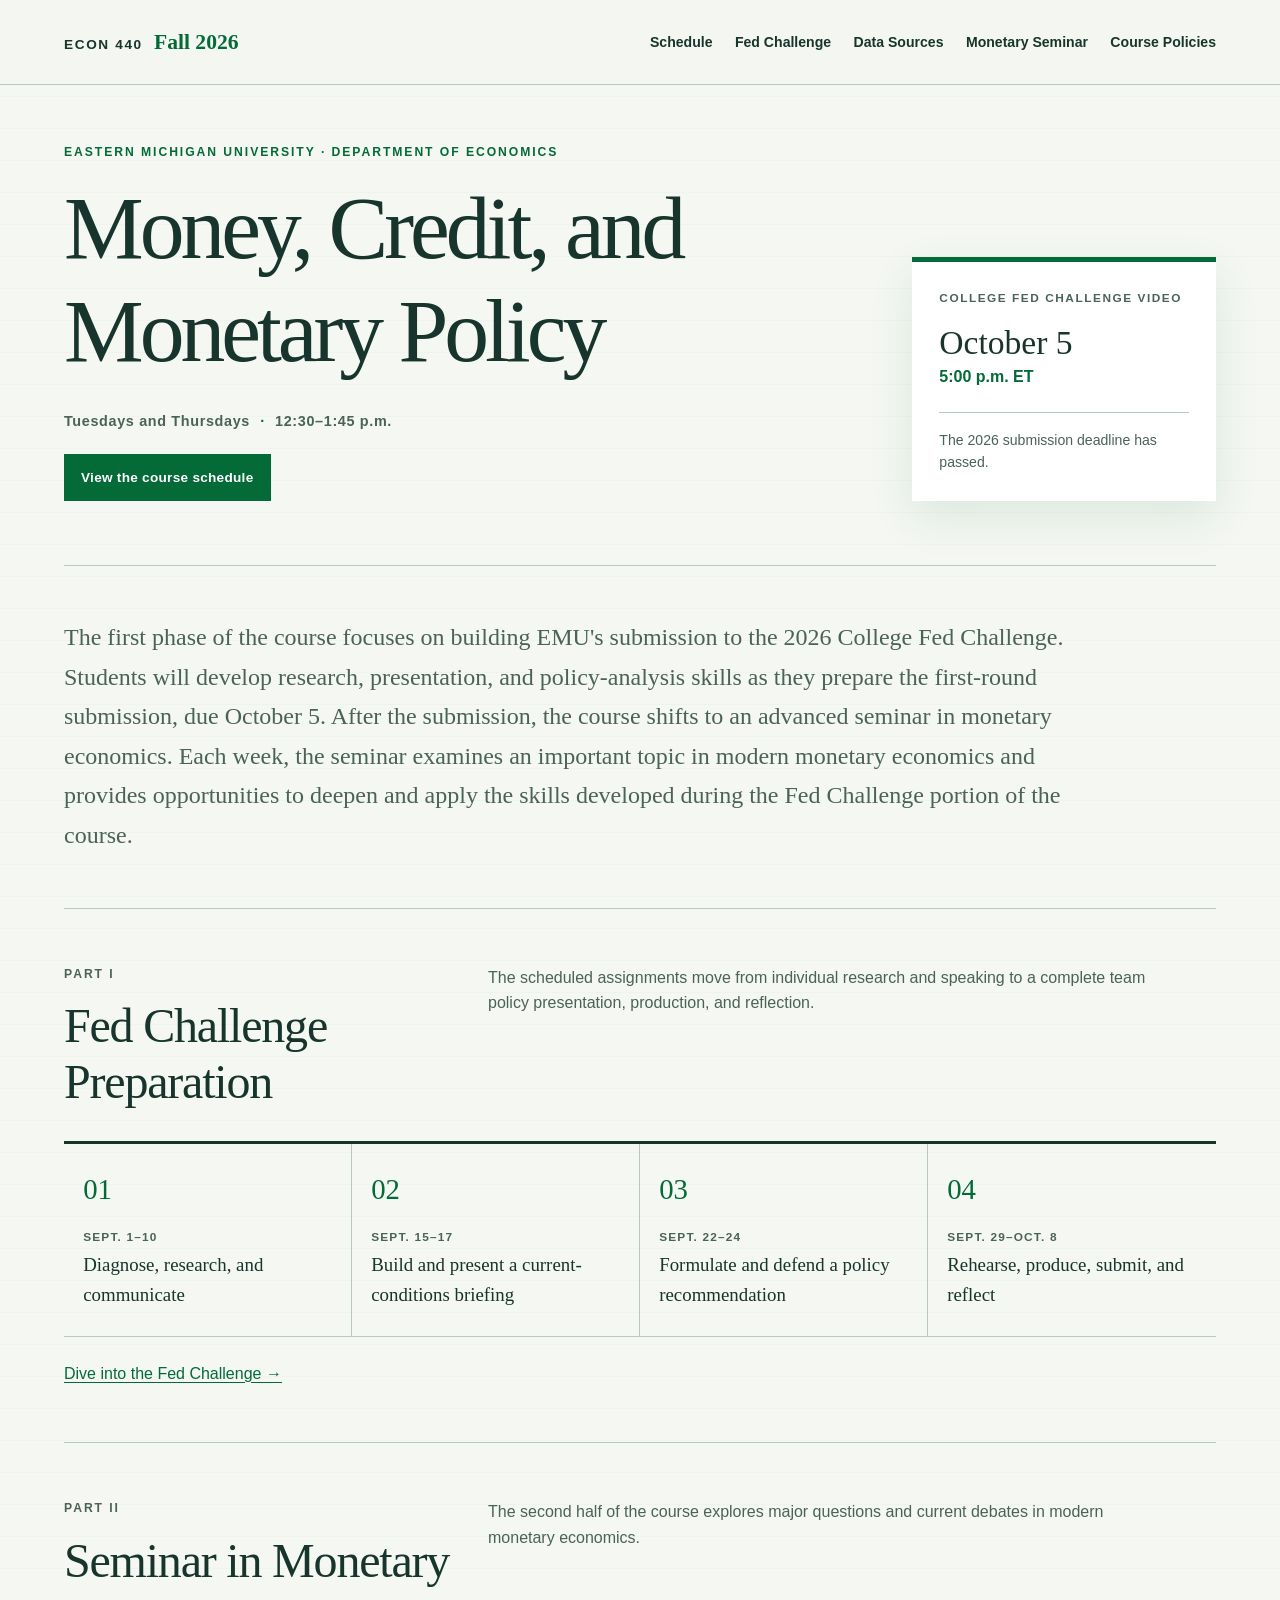
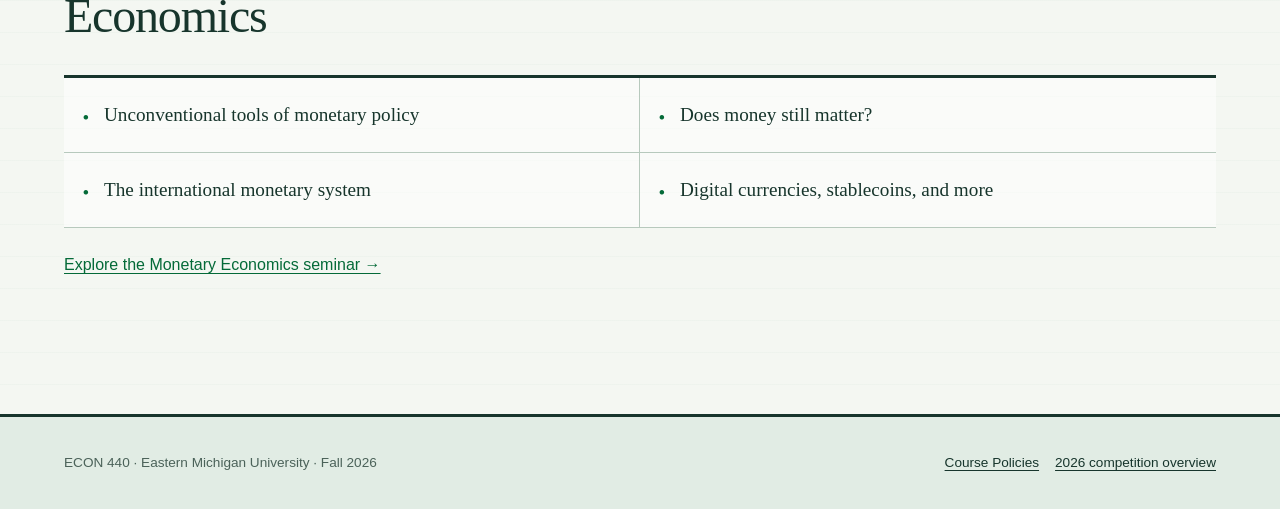
<file: docs/index.html>
<!doctype html>
<html lang="en">
  <head>
    <meta charset="utf-8">
    <meta name="viewport" content="width=device-width, initial-scale=1">
    <meta name="description" content="ECON 440: Money, Credit, and Monetary Policy at Eastern Michigan University.">
    <title>ECON 440 | Money, Credit, and Monetary Policy</title>
    <link rel="stylesheet" href="assets/styles.css?v=20260826-1">
    <script src="assets/site.js" defer></script>
  </head>
  <body>
    <a class="skip-link" href="#main">Skip to content</a>
    <header class="site-header">
      <div class="header-inner">
        <a class="course-mark" href="index.html">ECON 440 <span>Fall 2026</span></a>
        <nav class="site-nav" aria-label="Primary">
          <ul>
            <li><a href="schedule.html">Schedule</a></li>
            <li><a href="fed-challenge.html">Fed Challenge</a></li>
            <li><a href="data.html">Data Sources</a></li>
            <li><a href="seminar.html">Monetary Seminar</a></li>
            <li><a href="policies.html">Course Policies</a></li>
          </ul>
        </nav>
      </div>
    </header>

    <main id="main" class="page-shell">
      <section class="hero">
        <div>
          <p class="eyebrow">Eastern Michigan University · Department of Economics</p>
          <h1>Money, Credit, and Monetary Policy</h1>
          <p class="hero-meeting">Tuesdays and Thursdays <span>·</span> 12:30–1:45 p.m.</p>
          <div class="hero-actions">
            <a class="button primary" href="schedule.html">View the course schedule</a>
          </div>
        </div>
        <aside class="deadline-card" aria-label="College Fed Challenge deadline">
          <p class="label">College Fed Challenge video</p>
          <p class="date">October 5</p>
          <p class="time">5:00 p.m. ET</p>
          <p class="status" data-deadline-status>Fall 2026 submission deadline</p>
        </aside>
      </section>

      <section class="section course-overview" aria-label="Course overview">
        <p class="course-description">
          The first phase of the course focuses on building EMU's submission to the
          2026 College Fed Challenge. Students will develop research, presentation,
          and policy-analysis skills as they prepare the first-round submission, due
          October 5. After the submission, the course shifts to an advanced seminar in
          monetary economics. Each week, the seminar examines an important topic in
          modern monetary economics and provides opportunities to deepen and apply the
          skills developed during the Fed Challenge portion of the course.
        </p>
      </section>

      <section class="section" aria-labelledby="fed-preparation">
        <div class="section-heading phase-heading">
          <div>
            <p class="eyebrow">Part I</p>
            <h2 id="fed-preparation">Fed Challenge Preparation</h2>
          </div>
          <p>
            The scheduled assignments move from individual research and speaking to a
            complete team policy presentation, production, and reflection.
          </p>
        </div>
        <div class="phase-rail">
          <article class="phase">
            <span class="number">01</span>
            <span class="phase-date">Sept. 1–10</span>
            <strong>Diagnose, research, and communicate</strong>
          </article>
          <article class="phase">
            <span class="number">02</span>
            <span class="phase-date">Sept. 15–17</span>
            <strong>Build and present a current-conditions briefing</strong>
          </article>
          <article class="phase">
            <span class="number">03</span>
            <span class="phase-date">Sept. 22–24</span>
            <strong>Formulate and defend a policy recommendation</strong>
          </article>
          <article class="phase">
            <span class="number">04</span>
            <span class="phase-date">Sept. 29–Oct. 8</span>
            <strong>Rehearse, produce, submit, and reflect</strong>
          </article>
        </div>
        <p class="section-link"><a class="text-link" href="fed-challenge.html">Dive into the Fed Challenge →</a></p>
      </section>

      <section class="section" aria-labelledby="seminar-preview">
        <div class="section-heading">
          <div>
            <p class="eyebrow">Part II</p>
            <h2 id="seminar-preview">Seminar in Monetary Economics</h2>
          </div>
          <p>
            The second half of the course explores major questions and current debates
            in modern monetary economics.
          </p>
        </div>
        <ul class="topic-list">
          <li>Unconventional tools of monetary policy</li>
          <li>Does money still matter?</li>
          <li>The international monetary system</li>
          <li>Digital currencies, stablecoins, and more</li>
        </ul>
        <p class="section-link"><a class="text-link" href="seminar.html">Explore the Monetary Economics seminar →</a></p>
      </section>
    </main>

    <footer class="site-footer">
      <div class="site-footer-inner">
        <p>ECON 440 · Eastern Michigan University · Fall 2026</p>
        <div class="footer-links">
          <a href="policies.html">Course Policies</a>
          <a href="https://www.federalreserve.gov/aboutthefed/educational-tools/college-fed-challenge-overview.htm">2026 competition overview</a>
        </div>
      </div>
    </footer>
  </body>
</html>
</file>
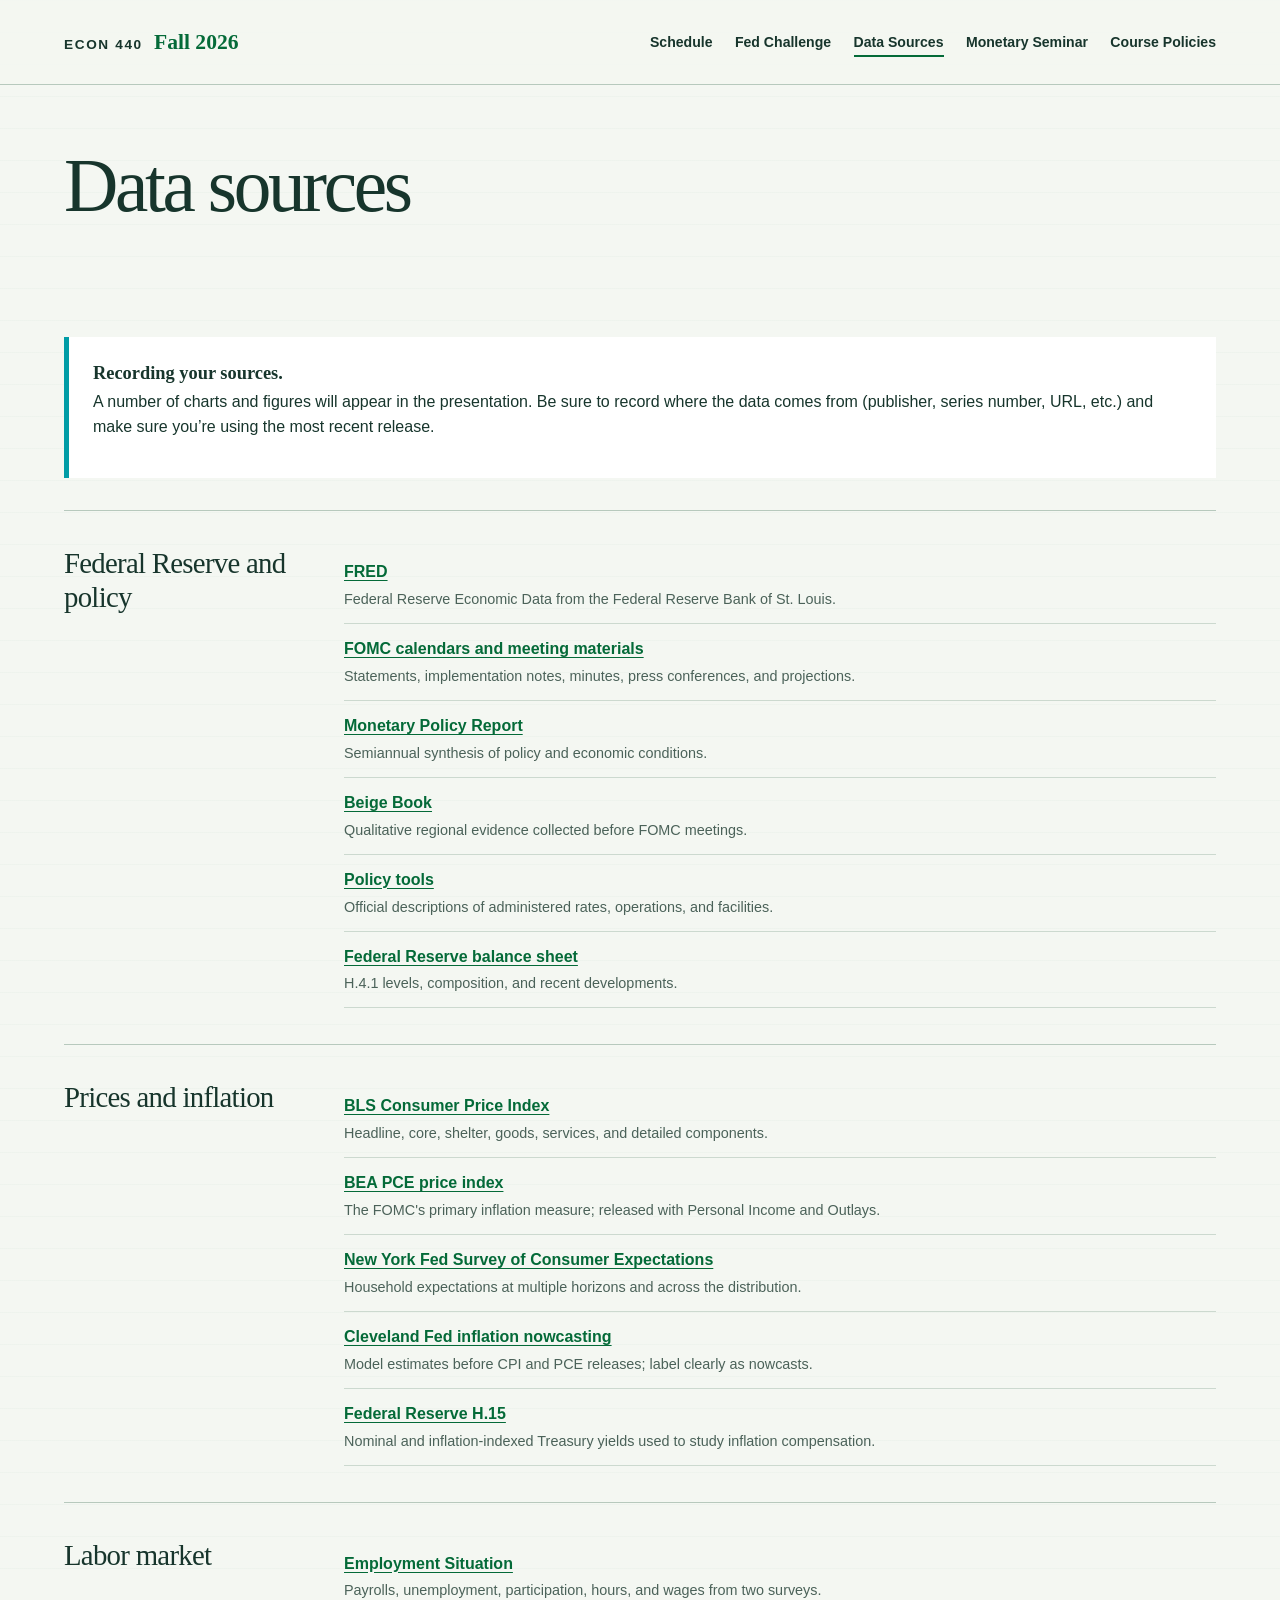
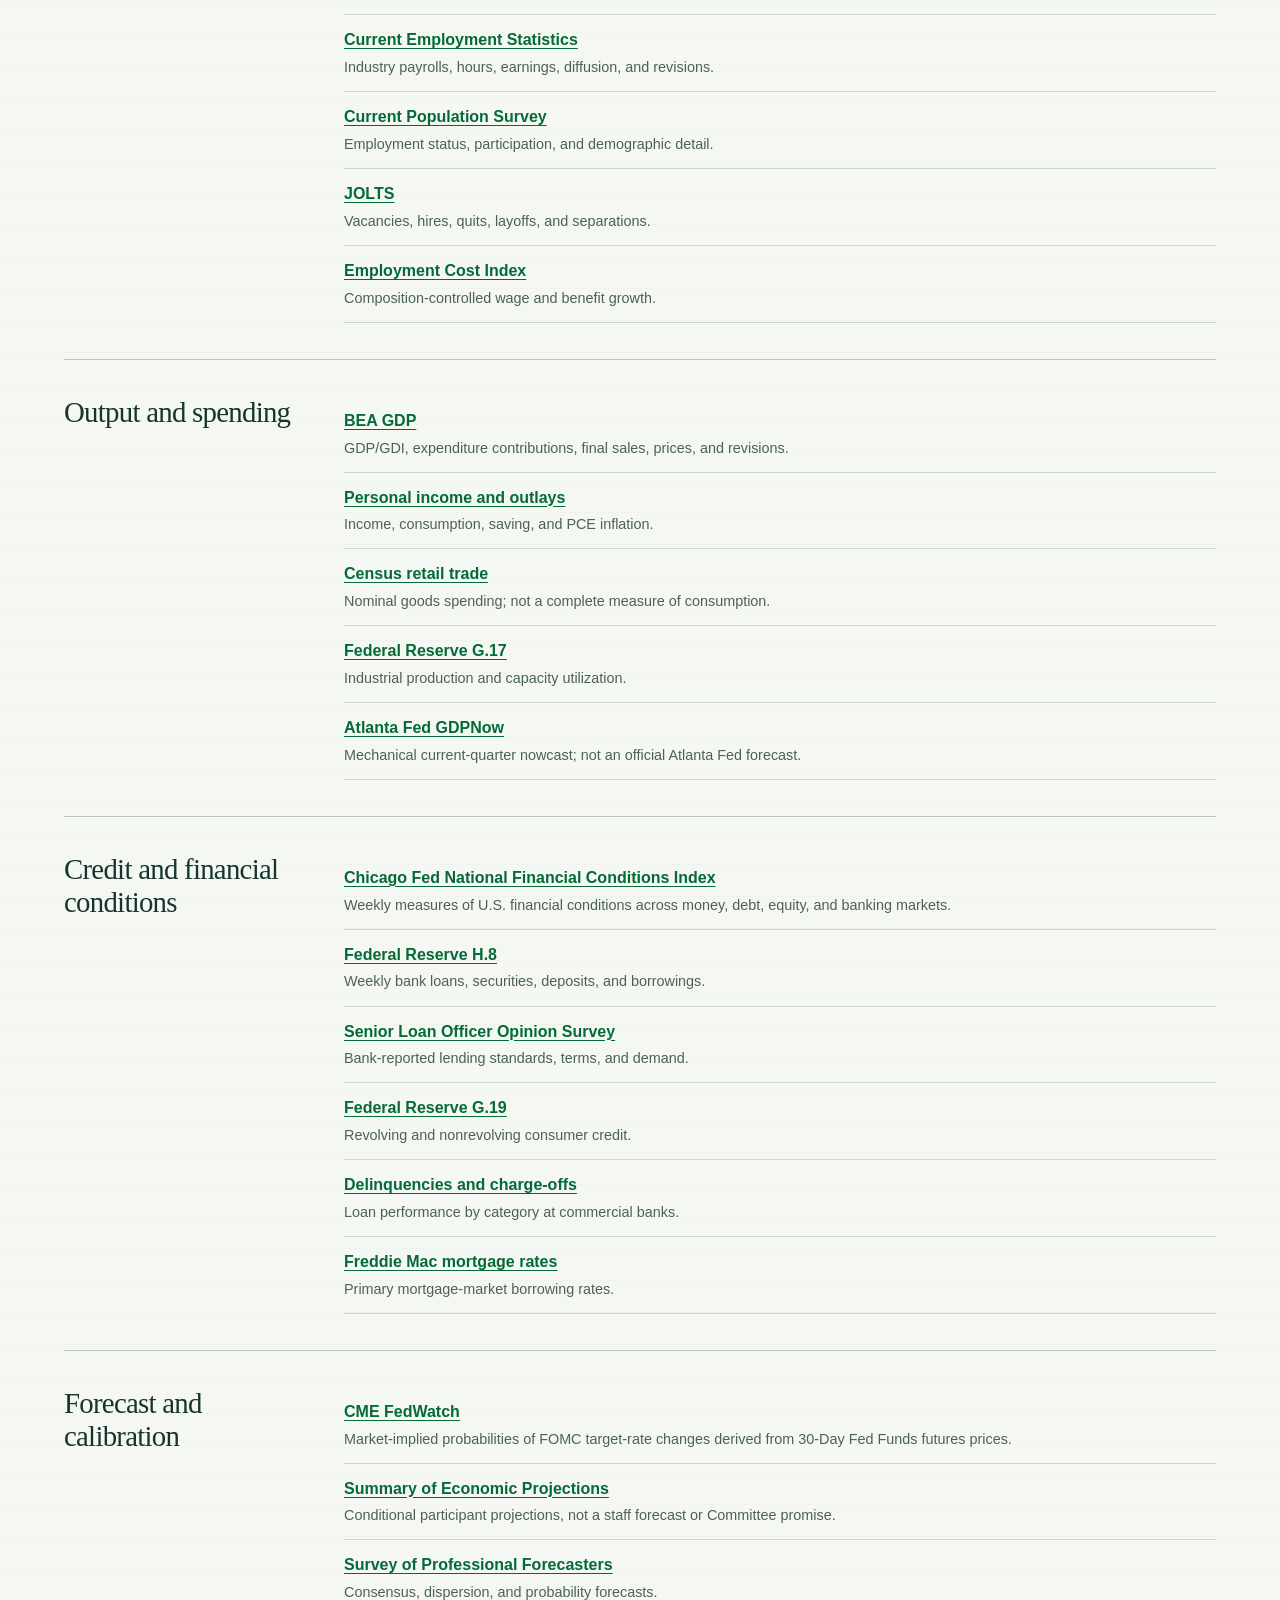
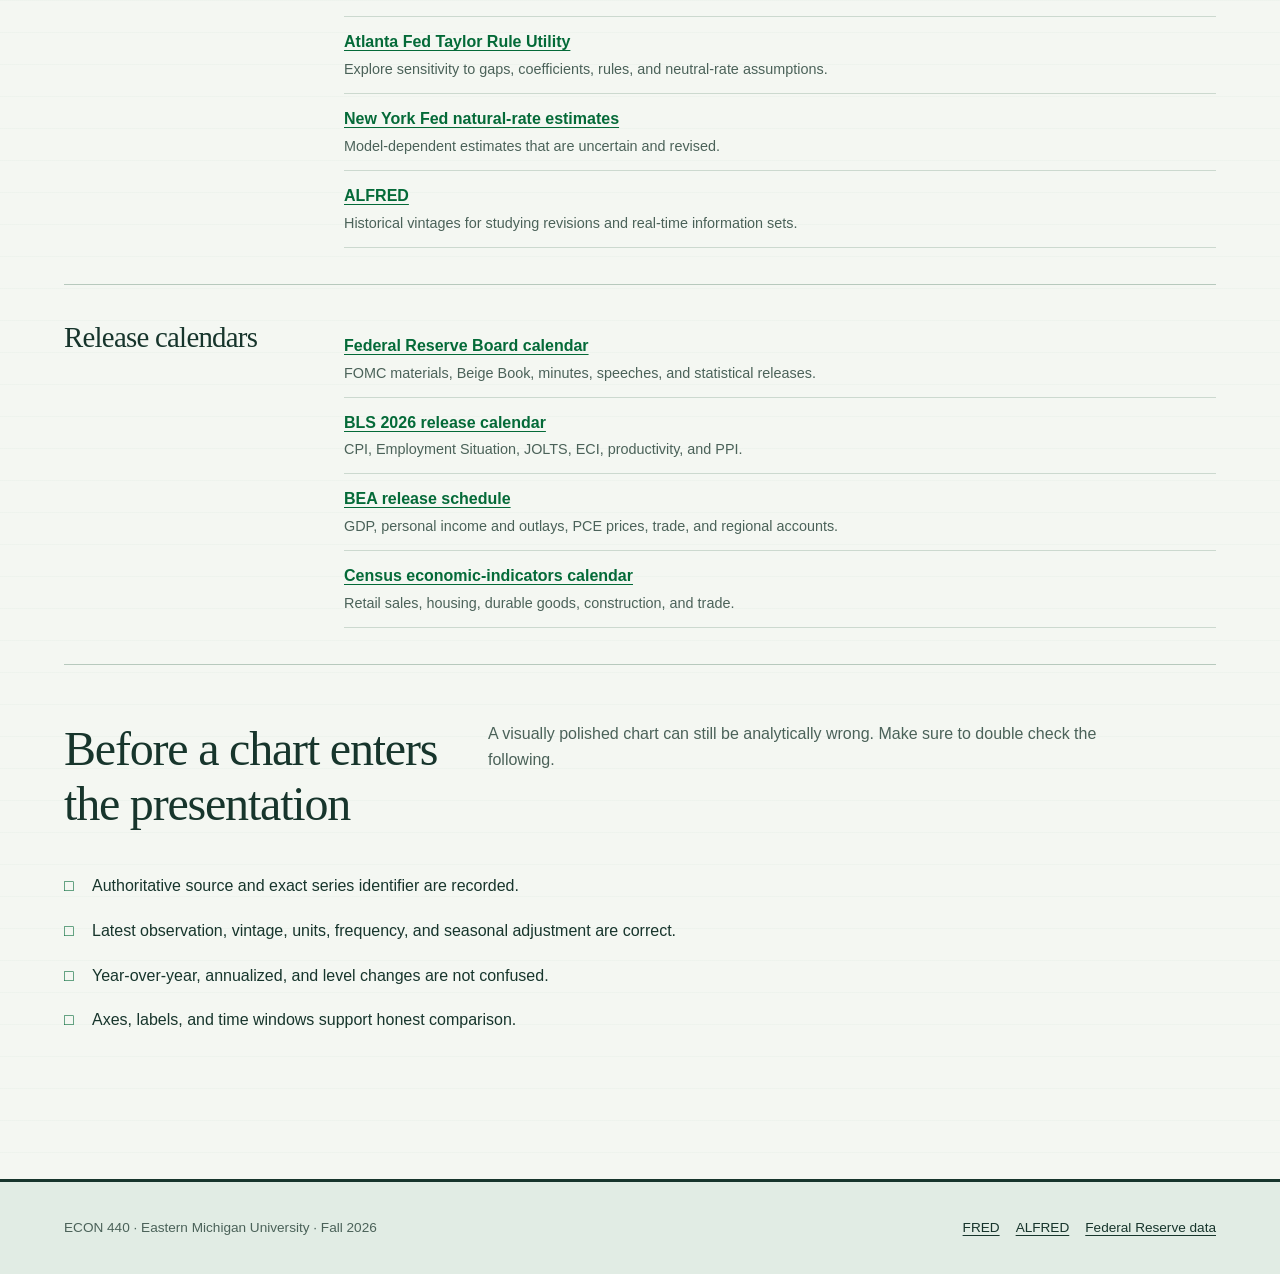
<file: docs/data.html>
<!doctype html>
<html lang="en">
  <head>
    <meta charset="utf-8">
    <meta name="viewport" content="width=device-width, initial-scale=1">
    <meta name="description" content="Authoritative data and policy sources for ECON 440.">
    <title>Data Sources | ECON 440</title>
    <link rel="stylesheet" href="assets/styles.css?v=20260826-1">
    <script src="assets/site.js" defer></script>
  </head>
  <body>
    <a class="skip-link" href="#main">Skip to content</a>
    <header class="site-header">
      <div class="header-inner">
        <a class="course-mark" href="index.html">ECON 440 <span>Fall 2026</span></a>
        <nav class="site-nav" aria-label="Primary">
          <ul>
            <li><a href="schedule.html">Schedule</a></li>
            <li><a href="fed-challenge.html">Fed Challenge</a></li>
            <li><a href="data.html" aria-current="page">Data Sources</a></li>
            <li><a href="seminar.html">Monetary Seminar</a></li>
            <li><a href="policies.html">Course Policies</a></li>
          </ul>
        </nav>
      </div>
    </header>

    <main id="main" class="page-shell">
      <header class="page-intro">
        <h1>Data sources</h1>
      </header>

      <div class="notice calm">
        <strong>Recording your sources.</strong>
        <p>
          A number of charts and figures will appear in the presentation. Be sure to
          record where the data comes from (publisher, series number, URL, etc.) and
          make sure you’re using the most recent release.
        </p>
      </div>

      <section class="resource-group" aria-labelledby="policy">
        <div>
          <h2 id="policy">Federal Reserve and policy</h2>
        </div>
        <ul class="link-list">
          <li>
            <a href="https://fred.stlouisfed.org/">FRED</a>
            <span>Federal Reserve Economic Data from the Federal Reserve Bank of St. Louis.</span>
          </li>
          <li>
            <a href="https://www.federalreserve.gov/monetarypolicy/fomccalendars.htm">FOMC calendars and meeting materials</a>
            <span>Statements, implementation notes, minutes, press conferences, and projections.</span>
          </li>
          <li>
            <a href="https://www.federalreserve.gov/monetarypolicy/mpr_default.htm">Monetary Policy Report</a>
            <span>Semiannual synthesis of policy and economic conditions.</span>
          </li>
          <li>
            <a href="https://www.federalreserve.gov/monetarypolicy/beige-book-default.htm">Beige Book</a>
            <span>Qualitative regional evidence collected before FOMC meetings.</span>
          </li>
          <li>
            <a href="https://www.federalreserve.gov/monetarypolicy/policytools.htm">Policy tools</a>
            <span>Official descriptions of administered rates, operations, and facilities.</span>
          </li>
          <li>
            <a href="https://www.federalreserve.gov/monetarypolicy/bst_recenttrends.htm">Federal Reserve balance sheet</a>
            <span>H.4.1 levels, composition, and recent developments.</span>
          </li>
        </ul>
      </section>

      <section class="resource-group" aria-labelledby="prices">
        <div>
          <h2 id="prices">Prices and inflation</h2>
        </div>
        <ul class="link-list">
          <li>
            <a href="https://www.bls.gov/cpi/">BLS Consumer Price Index</a>
            <span>Headline, core, shelter, goods, services, and detailed components.</span>
          </li>
          <li>
            <a href="https://www.bea.gov/data/personal-consumption-expenditures-price-index">BEA PCE price index</a>
            <span>The FOMC's primary inflation measure; released with Personal Income and Outlays.</span>
          </li>
          <li>
            <a href="https://www.newyorkfed.org/microeconomics/sce">New York Fed Survey of Consumer Expectations</a>
            <span>Household expectations at multiple horizons and across the distribution.</span>
          </li>
          <li>
            <a href="https://www.clevelandfed.org/indicators-and-data/inflation-nowcasting">Cleveland Fed inflation nowcasting</a>
            <span>Model estimates before CPI and PCE releases; label clearly as nowcasts.</span>
          </li>
          <li>
            <a href="https://www.federalreserve.gov/releases/h15/">Federal Reserve H.15</a>
            <span>Nominal and inflation-indexed Treasury yields used to study inflation compensation.</span>
          </li>
        </ul>
      </section>

      <section class="resource-group" aria-labelledby="labor">
        <div>
          <h2 id="labor">Labor market</h2>
        </div>
        <ul class="link-list">
          <li>
            <a href="https://www.bls.gov/news.release/empsit.nr0.htm">Employment Situation</a>
            <span>Payrolls, unemployment, participation, hours, and wages from two surveys.</span>
          </li>
          <li>
            <a href="https://www.bls.gov/ces/">Current Employment Statistics</a>
            <span>Industry payrolls, hours, earnings, diffusion, and revisions.</span>
          </li>
          <li>
            <a href="https://www.bls.gov/cps/">Current Population Survey</a>
            <span>Employment status, participation, and demographic detail.</span>
          </li>
          <li>
            <a href="https://www.bls.gov/jlt/">JOLTS</a>
            <span>Vacancies, hires, quits, layoffs, and separations.</span>
          </li>
          <li>
            <a href="https://www.bls.gov/eci/">Employment Cost Index</a>
            <span>Composition-controlled wage and benefit growth.</span>
          </li>
        </ul>
      </section>

      <section class="resource-group" aria-labelledby="activity">
        <div>
          <h2 id="activity">Output and spending</h2>
        </div>
        <ul class="link-list">
          <li>
            <a href="https://www.bea.gov/data/gdp/gross-domestic-product">BEA GDP</a>
            <span>GDP/GDI, expenditure contributions, final sales, prices, and revisions.</span>
          </li>
          <li>
            <a href="https://www.bea.gov/data/income-saving/personal-income">Personal income and outlays</a>
            <span>Income, consumption, saving, and PCE inflation.</span>
          </li>
          <li>
            <a href="https://www.census.gov/retail/index.html">Census retail trade</a>
            <span>Nominal goods spending; not a complete measure of consumption.</span>
          </li>
          <li>
            <a href="https://www.federalreserve.gov/releases/g17/">Federal Reserve G.17</a>
            <span>Industrial production and capacity utilization.</span>
          </li>
          <li>
            <a href="https://www.atlantafed.org/cqer/research/gdpnow">Atlanta Fed GDPNow</a>
            <span>Mechanical current-quarter nowcast; not an official Atlanta Fed forecast.</span>
          </li>
        </ul>
      </section>

      <section class="resource-group" aria-labelledby="credit">
        <div>
          <h2 id="credit">Credit and financial conditions</h2>
        </div>
        <ul class="link-list">
          <li>
            <a href="https://www.chicagofed.org/research/data/nfci/current-data">Chicago Fed National Financial Conditions Index</a>
            <span>Weekly measures of U.S. financial conditions across money, debt, equity, and banking markets.</span>
          </li>
          <li>
            <a href="https://www.federalreserve.gov/releases/h8/">Federal Reserve H.8</a>
            <span>Weekly bank loans, securities, deposits, and borrowings.</span>
          </li>
          <li>
            <a href="https://www.federalreserve.gov/data/sloos.htm">Senior Loan Officer Opinion Survey</a>
            <span>Bank-reported lending standards, terms, and demand.</span>
          </li>
          <li>
            <a href="https://www.federalreserve.gov/releases/g19/">Federal Reserve G.19</a>
            <span>Revolving and nonrevolving consumer credit.</span>
          </li>
          <li>
            <a href="https://www.federalreserve.gov/releases/chargeoff/">Delinquencies and charge-offs</a>
            <span>Loan performance by category at commercial banks.</span>
          </li>
          <li>
            <a href="https://www.freddiemac.com/pmms">Freddie Mac mortgage rates</a>
            <span>Primary mortgage-market borrowing rates.</span>
          </li>
        </ul>
      </section>

      <section class="resource-group" aria-labelledby="forecast">
        <div>
          <h2 id="forecast">Forecast and calibration</h2>
        </div>
        <ul class="link-list">
          <li>
            <a href="https://www.cmegroup.com/markets/interest-rates/cme-fedwatch-tool.html">CME FedWatch</a>
            <span>Market-implied probabilities of FOMC target-rate changes derived from 30-Day Fed Funds futures prices.</span>
          </li>
          <li>
            <a href="https://www.federalreserve.gov/monetarypolicy/fomccalendars.htm">Summary of Economic Projections</a>
            <span>Conditional participant projections, not a staff forecast or Committee promise.</span>
          </li>
          <li>
            <a href="https://www.philadelphiafed.org/surveys-and-data/real-time-data-research/survey-of-professional-forecasters">Survey of Professional Forecasters</a>
            <span>Consensus, dispersion, and probability forecasts.</span>
          </li>
          <li>
            <a href="https://www.atlantafed.org/cqer/research/taylor-rule">Atlanta Fed Taylor Rule Utility</a>
            <span>Explore sensitivity to gaps, coefficients, rules, and neutral-rate assumptions.</span>
          </li>
          <li>
            <a href="https://www.newyorkfed.org/research/policy/rstar">New York Fed natural-rate estimates</a>
            <span>Model-dependent estimates that are uncertain and revised.</span>
          </li>
          <li>
            <a href="https://alfred.stlouisfed.org/">ALFRED</a>
            <span>Historical vintages for studying revisions and real-time information sets.</span>
          </li>
        </ul>
      </section>

      <section class="resource-group" aria-labelledby="calendar">
        <div>
          <h2 id="calendar">Release calendars</h2>
        </div>
        <ul class="link-list">
          <li>
            <a href="https://www.federalreserve.gov/newsevents/calendar.htm">Federal Reserve Board calendar</a>
            <span>FOMC materials, Beige Book, minutes, speeches, and statistical releases.</span>
          </li>
          <li>
            <a href="https://www.bls.gov/schedule/2026/">BLS 2026 release calendar</a>
            <span>CPI, Employment Situation, JOLTS, ECI, productivity, and PPI.</span>
          </li>
          <li>
            <a href="https://www.bea.gov/news/schedule">BEA release schedule</a>
            <span>GDP, personal income and outlays, PCE prices, trade, and regional accounts.</span>
          </li>
          <li>
            <a href="https://www.census.gov/economic-indicators/calendar-listview.html">Census economic-indicators calendar</a>
            <span>Retail sales, housing, durable goods, construction, and trade.</span>
          </li>
        </ul>
      </section>

      <section class="section" aria-labelledby="audit">
        <div class="section-heading">
          <div>
            <h2 id="audit">Before a chart enters the presentation</h2>
          </div>
          <p>
            A visually polished chart can still be analytically wrong. Make sure to
            double check the following.
          </p>
        </div>
        <ul class="check-list">
          <li>Authoritative source and exact series identifier are recorded.</li>
          <li>Latest observation, vintage, units, frequency, and seasonal adjustment are correct.</li>
          <li>Year-over-year, annualized, and level changes are not confused.</li>
          <li>Axes, labels, and time windows support honest comparison.</li>
        </ul>
      </section>
    </main>

    <footer class="site-footer">
      <div class="site-footer-inner">
        <p>ECON 440 · Eastern Michigan University · Fall 2026</p>
        <div class="footer-links">
          <a href="https://fred.stlouisfed.org/">FRED</a>
          <a href="https://alfred.stlouisfed.org/">ALFRED</a>
          <a href="https://www.federalreserve.gov/data.htm">Federal Reserve data</a>
        </div>
      </div>
    </footer>
  </body>
</html>
</file>
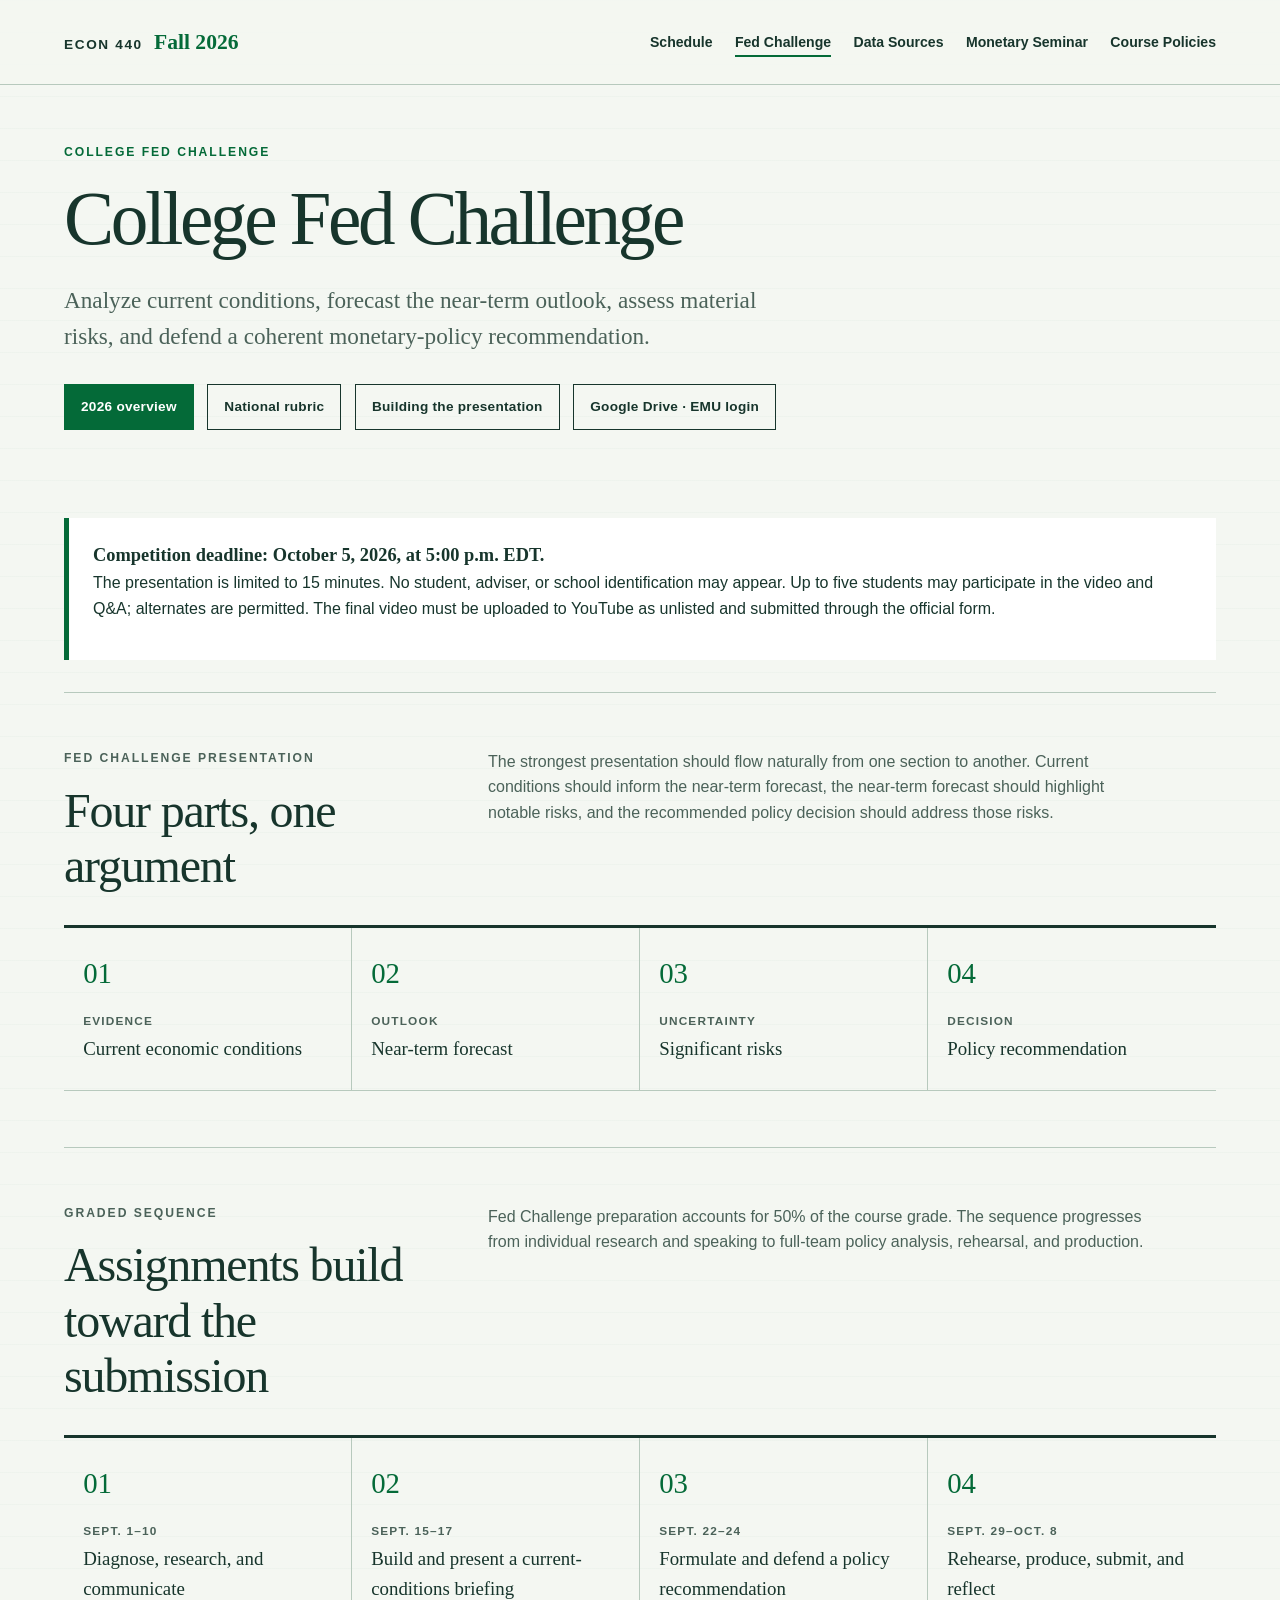
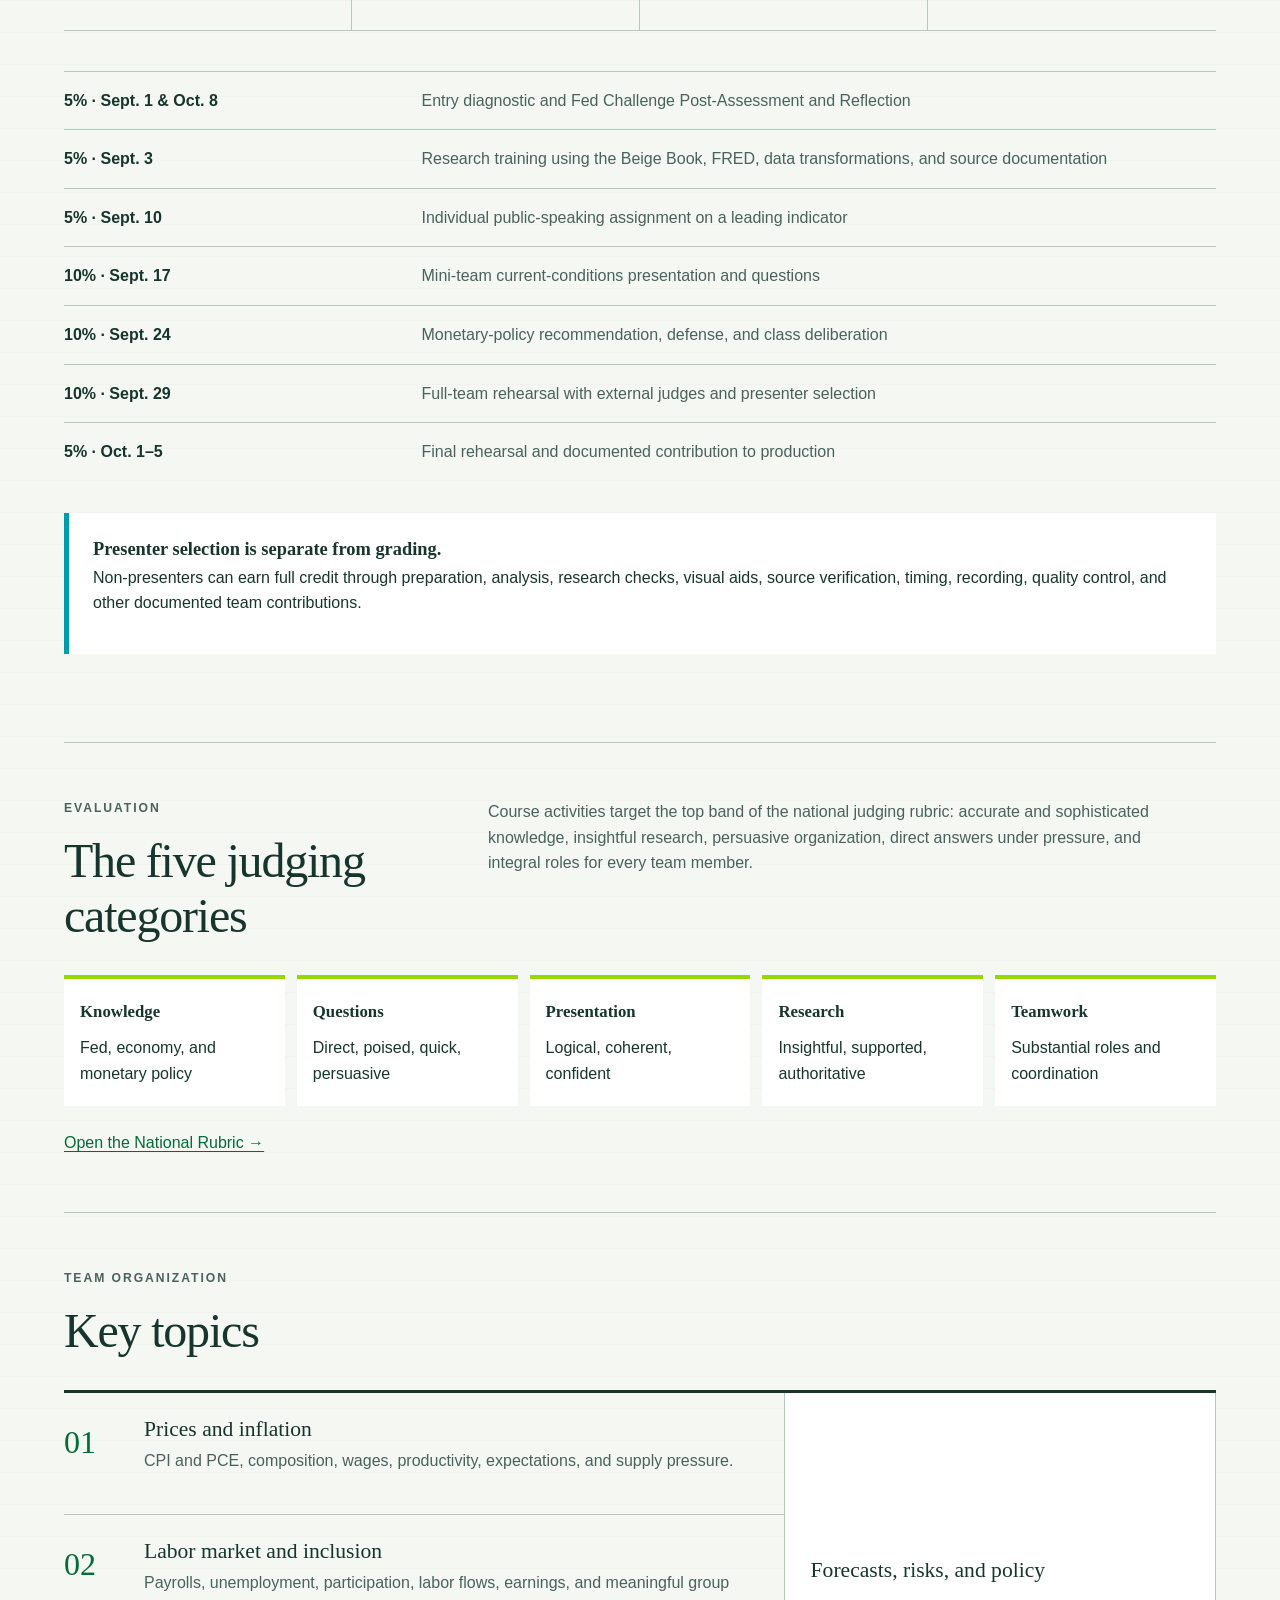
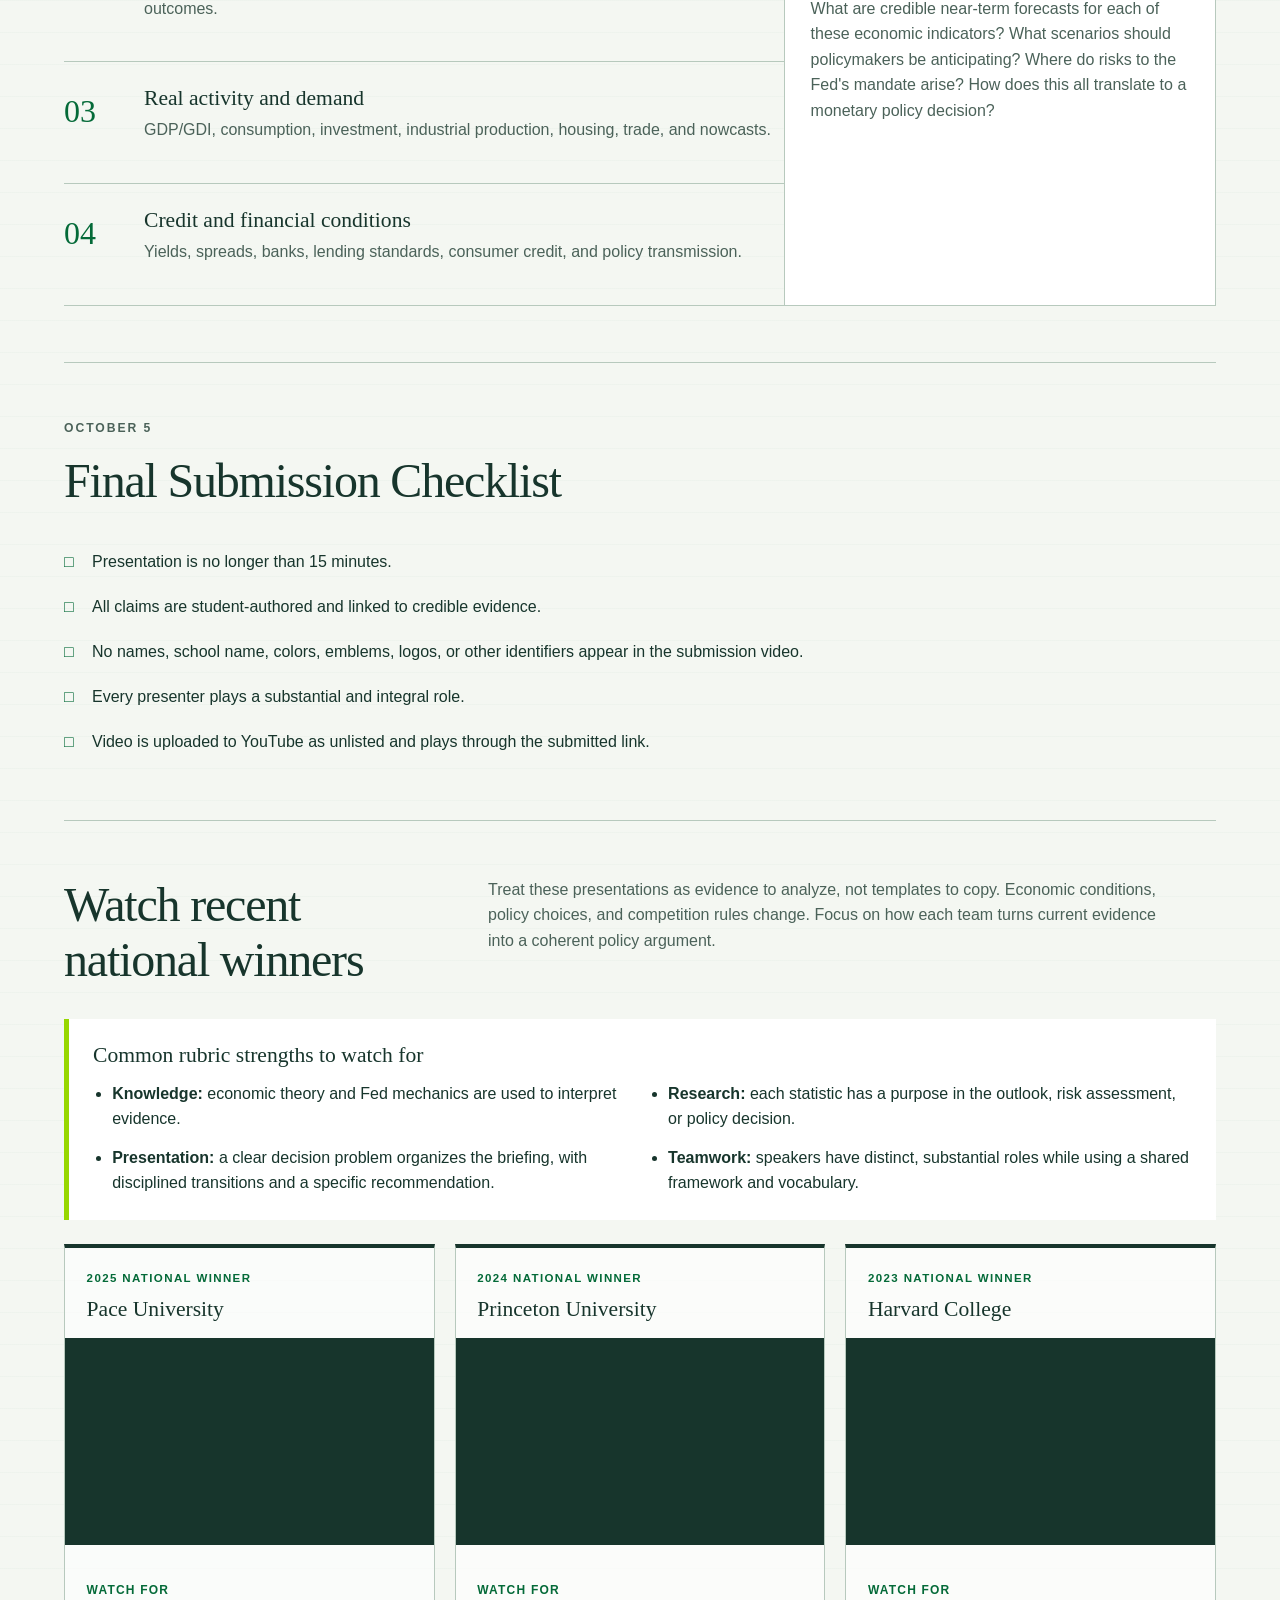
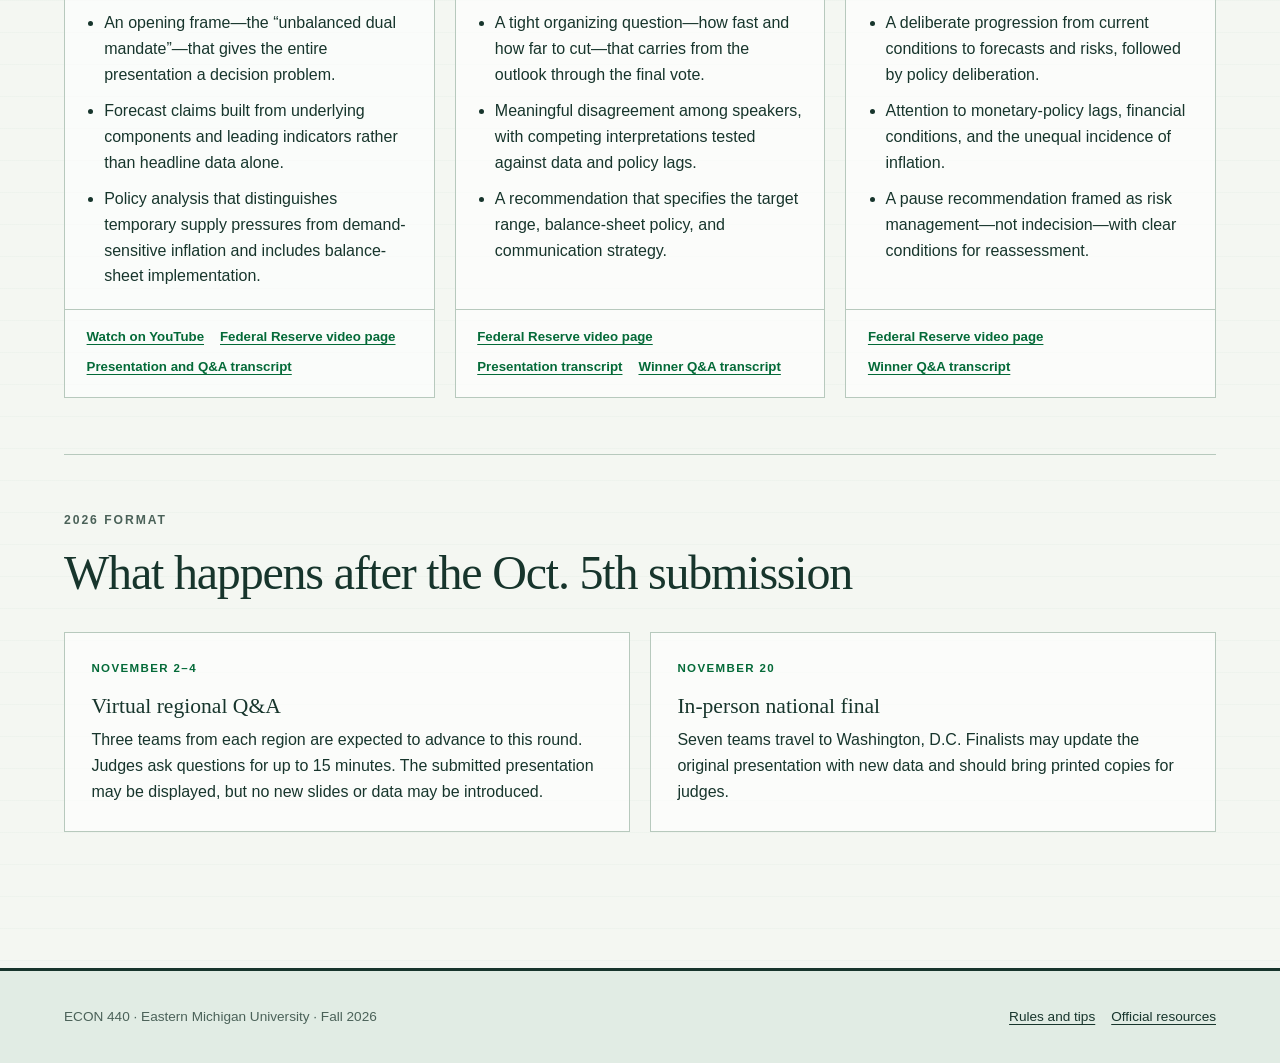
<file: docs/fed-challenge.html>
<!doctype html>
<html lang="en">
  <head>
    <meta charset="utf-8">
    <meta name="viewport" content="width=device-width, initial-scale=1">
    <meta name="description" content="ECON 440 College Fed Challenge preparation, research workflow, and rubric.">
    <title>Fed Challenge | ECON 440</title>
    <link rel="stylesheet" href="assets/styles.css?v=20260826-1">
    <script src="assets/site.js" defer></script>
  </head>
  <body>
    <a class="skip-link" href="#main">Skip to content</a>
    <header class="site-header">
      <div class="header-inner">
        <a class="course-mark" href="index.html">ECON 440 <span>Fall 2026</span></a>
        <nav class="site-nav" aria-label="Primary">
          <ul>
            <li><a href="schedule.html">Schedule</a></li>
            <li><a href="fed-challenge.html" aria-current="page">Fed Challenge</a></li>
            <li><a href="data.html">Data Sources</a></li>
            <li><a href="seminar.html">Monetary Seminar</a></li>
            <li><a href="policies.html">Course Policies</a></li>
          </ul>
        </nav>
      </div>
    </header>

    <main id="main" class="page-shell">
      <header class="page-intro">
        <p class="eyebrow">College Fed Challenge</p>
        <h1>College Fed Challenge</h1>
        <p class="lede">
          Analyze current conditions, forecast the near-term outlook, assess material
          risks, and defend a coherent monetary-policy recommendation.
        </p>
        <div class="inline-actions">
          <a class="button primary" href="https://www.federalreserve.gov/aboutthefed/educational-tools/college-fed-challenge-overview.htm">2026 overview</a>
          <a class="button" href="https://www.federalreserve.gov/aboutthefed/educational-tools/fed-challenge-judges-instructions-rubric-score-sheet-web.pdf">National rubric</a>
          <a class="button" href="study-guide.html">Building the presentation</a>
          <a class="button" href="https://drive.google.com/drive/folders/1iCZpReBik8zQdwB0LDjrm1MAJb4WYEVd" target="_blank" rel="noopener">Google Drive · EMU login</a>
        </div>
      </header>

      <div class="notice">
        <strong>Competition deadline: October 5, 2026, at 5:00 p.m. EDT.</strong>
        <p>
          The presentation is limited to 15 minutes. No student, adviser, or school
          identification may appear. Up to five students may participate in the video
          and Q&amp;A; alternates are permitted. The final video must be uploaded to
          YouTube as unlisted and submitted through the official form.
        </p>
      </div>

      <section class="section" aria-labelledby="required">
        <div class="section-heading">
          <div>
            <p class="eyebrow">Fed Challenge presentation</p>
            <h2 id="required">Four parts, one argument</h2>
          </div>
          <p>
            The strongest presentation should flow naturally from one section to
            another. Current conditions should inform the near-term forecast, the
            near-term forecast should highlight notable risks, and the recommended
            policy decision should address those risks.
          </p>
        </div>
        <div class="phase-rail">
          <article class="phase">
            <span class="number">01</span>
            <span class="phase-date">Evidence</span>
            <strong>Current economic conditions</strong>
          </article>
          <article class="phase">
            <span class="number">02</span>
            <span class="phase-date">Outlook</span>
            <strong>Near-term forecast</strong>
          </article>
          <article class="phase">
            <span class="number">03</span>
            <span class="phase-date">Uncertainty</span>
            <strong>Significant risks</strong>
          </article>
          <article class="phase">
            <span class="number">04</span>
            <span class="phase-date">Decision</span>
            <strong>Policy recommendation</strong>
          </article>
        </div>
      </section>

      <section class="section" aria-labelledby="assignments">
        <div class="section-heading">
          <div>
            <p class="eyebrow">Graded sequence</p>
            <h2 id="assignments">Assignments build toward the submission</h2>
          </div>
          <p>
            Fed Challenge preparation accounts for 50% of the course grade. The
            sequence progresses from individual research and speaking to full-team
            policy analysis, rehearsal, and production.
          </p>
        </div>
        <div class="phase-rail assignment-rail">
          <article class="phase">
            <span class="number">01</span>
            <span class="phase-date">Sept. 1–10</span>
            <strong>Diagnose, research, and communicate</strong>
          </article>
          <article class="phase">
            <span class="number">02</span>
            <span class="phase-date">Sept. 15–17</span>
            <strong>Build and present a current-conditions briefing</strong>
          </article>
          <article class="phase">
            <span class="number">03</span>
            <span class="phase-date">Sept. 22–24</span>
            <strong>Formulate and defend a policy recommendation</strong>
          </article>
          <article class="phase">
            <span class="number">04</span>
            <span class="phase-date">Sept. 29–Oct. 8</span>
            <strong>Rehearse, produce, submit, and reflect</strong>
          </article>
        </div>
        <dl class="definition-list">
          <dt>5% · Sept. 1 &amp; Oct. 8</dt><dd>Entry diagnostic and Fed Challenge Post-Assessment and Reflection</dd>
          <dt>5% · Sept. 3</dt><dd>Research training using the Beige Book, FRED, data transformations, and source documentation</dd>
          <dt>5% · Sept. 10</dt><dd>Individual public-speaking assignment on a leading indicator</dd>
          <dt>10% · Sept. 17</dt><dd>Mini-team current-conditions presentation and questions</dd>
          <dt>10% · Sept. 24</dt><dd>Monetary-policy recommendation, defense, and class deliberation</dd>
          <dt>10% · Sept. 29</dt><dd>Full-team rehearsal with external judges and presenter selection</dd>
          <dt>5% · Oct. 1–5</dt><dd>Final rehearsal and documented contribution to production</dd>
        </dl>
        <div class="notice calm">
          <strong>Presenter selection is separate from grading.</strong>
          <p>
            Non-presenters can earn full credit through preparation, analysis,
            research checks, visual aids, source verification, timing, recording,
            quality control, and other documented team contributions.
          </p>
        </div>
      </section>

      <section id="rubric" class="section" aria-labelledby="rubric-heading">
        <div class="section-heading">
          <div>
            <p class="eyebrow">Evaluation</p>
            <h2 id="rubric-heading">The five judging categories</h2>
          </div>
          <p>
            Course activities target the top band of the national judging rubric: accurate and
            sophisticated knowledge, insightful research, persuasive organization,
            direct answers under pressure, and integral roles for every team member.
          </p>
        </div>
        <div class="rubric-grid">
          <article class="rubric-item">
            <strong>Knowledge</strong>
            <span>Fed, economy, and monetary policy</span>
          </article>
          <article class="rubric-item">
            <strong>Questions</strong>
            <span>Direct, poised, quick, persuasive</span>
          </article>
          <article class="rubric-item">
            <strong>Presentation</strong>
            <span>Logical, coherent, confident</span>
          </article>
          <article class="rubric-item">
            <strong>Research</strong>
            <span>Insightful, supported, authoritative</span>
          </article>
          <article class="rubric-item">
            <strong>Teamwork</strong>
            <span>Substantial roles and coordination</span>
          </article>
        </div>
        <p class="section-link">
          <a href="https://www.federalreserve.gov/aboutthefed/educational-tools/fed-challenge-judges-instructions-rubric-score-sheet-web.pdf">Open the National Rubric →</a>
        </p>
      </section>

      <section id="desks" class="section" aria-labelledby="desks-heading">
        <div class="section-heading single">
          <div>
            <p class="eyebrow">Team organization</p>
            <h2 id="desks-heading">Key topics</h2>
          </div>
        </div>
        <div class="topics-layout">
          <div class="desk-list">
            <article class="desk">
              <div>
                <h3>Prices and inflation</h3>
                <p>CPI and PCE, composition, wages, productivity, expectations, and supply pressure.</p>
              </div>
            </article>
            <article class="desk">
              <div>
                <h3>Labor market and inclusion</h3>
                <p>Payrolls, unemployment, participation, labor flows, earnings, and meaningful group outcomes.</p>
              </div>
            </article>
            <article class="desk">
              <div>
                <h3>Real activity and demand</h3>
                <p>GDP/GDI, consumption, investment, industrial production, housing, trade, and nowcasts.</p>
              </div>
            </article>
            <article class="desk">
              <div>
                <h3>Credit and financial conditions</h3>
                <p>Yields, spreads, banks, lending standards, consumer credit, and policy transmission.</p>
              </div>
            </article>
          </div>
          <article class="policy-topic">
            <h3>Forecasts, risks, and policy</h3>
            <p>
              What are credible near-term forecasts for each of these economic
              indicators? What scenarios should policymakers be anticipating? Where
              do risks to the Fed's mandate arise? How does this all translate to a
              monetary policy decision?
            </p>
          </article>
        </div>
      </section>

      <section class="section" aria-labelledby="checklist">
        <div class="section-heading single">
          <div>
            <p class="eyebrow">October 5</p>
            <h2 id="checklist">Final Submission Checklist</h2>
          </div>
        </div>
        <ul class="check-list">
          <li>Presentation is no longer than 15 minutes.</li>
          <li>All claims are student-authored and linked to credible evidence.</li>
          <li>No names, school name, colors, emblems, logos, or other identifiers appear in the submission video.</li>
          <li>Every presenter plays a substantial and integral role.</li>
          <li>Video is uploaded to YouTube as unlisted and plays through the submitted link.</li>
        </ul>
      </section>

      <section id="winner-videos" class="section" aria-labelledby="winner-videos-heading">
        <div class="section-heading">
          <div>
            <h2 id="winner-videos-heading">Watch recent national winners</h2>
          </div>
          <p>
            Treat these presentations as evidence to analyze, not templates to copy.
            Economic conditions, policy choices, and competition rules change. Focus
            on how each team turns current evidence into a coherent policy argument.
          </p>
        </div>

        <aside class="rubric-notes" aria-labelledby="common-strengths-heading">
          <h3 id="common-strengths-heading">Common rubric strengths to watch for</h3>
          <ul>
            <li><strong>Knowledge:</strong> economic theory and Fed mechanics are used to interpret evidence.</li>
            <li><strong>Research:</strong> each statistic has a purpose in the outlook, risk assessment, or policy decision.</li>
            <li><strong>Presentation:</strong> a clear decision problem organizes the briefing, with disciplined transitions and a specific recommendation.</li>
            <li><strong>Teamwork:</strong> speakers have distinct, substantial roles while using a shared framework and vocabulary.</li>
          </ul>
        </aside>

        <div class="winner-grid">
          <article class="winner-card">
            <div class="winner-heading">
              <p class="kicker">2025 national winner</p>
              <h3>Pace University</h3>
            </div>
            <div class="video-frame">
              <iframe
                src="https://www.youtube.com/embed/ibIfidz98XU"
                title="2025 College Fed Challenge winning presentation by Pace University"
                loading="lazy"
                allow="fullscreen; encrypted-media; picture-in-picture"
                allowfullscreen></iframe>
            </div>
            <div class="winner-notes">
              <h4>Watch for</h4>
              <ul>
                <li>An opening frame—the “unbalanced dual mandate”—that gives the entire presentation a decision problem.</li>
                <li>Forecast claims built from underlying components and leading indicators rather than headline data alone.</li>
                <li>Policy analysis that distinguishes temporary supply pressures from demand-sensitive inflation and includes balance-sheet implementation.</li>
              </ul>
            </div>
            <p class="winner-links">
              <a href="https://www.youtube.com/watch?v=ibIfidz98XU">Watch on YouTube</a>
              <a href="https://www.federalreserve.gov/conferences/college-fed-challenge-2025.htm">Federal Reserve video page</a>
              <a href="https://www.federalreserve.gov/mediacenter/files/fed-challenge-winner-qa-transcript-20251121.pdf">Presentation and Q&amp;A transcript</a>
            </p>
          </article>

          <article class="winner-card">
            <div class="winner-heading">
              <p class="kicker">2024 national winner</p>
              <h3>Princeton University</h3>
            </div>
            <div class="video-frame">
              <iframe
                src="https://players.brightcove.net/66043936001/default_default/index.html?videoId=6365167275112"
                title="2024 College Fed Challenge winning presentation by Princeton University"
                loading="lazy"
                allow="fullscreen; encrypted-media; picture-in-picture"
                allowfullscreen></iframe>
            </div>
            <div class="winner-notes">
              <h4>Watch for</h4>
              <ul>
                <li>A tight organizing question—how fast and how far to cut—that carries from the outlook through the final vote.</li>
                <li>Meaningful disagreement among speakers, with competing interpretations tested against data and policy lags.</li>
                <li>A recommendation that specifies the target range, balance-sheet policy, and communication strategy.</li>
              </ul>
            </div>
            <p class="winner-links">
              <a href="https://www.federalreserve.gov/conferences/college-fed-challenge-2024.htm">Federal Reserve video page</a>
              <a href="https://www.federalreserve.gov/mediacenter/files/fed-challenge-winner-presentation-transcript-202410.pdf">Presentation transcript</a>
              <a href="https://www.federalreserve.gov/mediacenter/files/fed-challenge-winner-qa-transcript-20241112.pdf">Winner Q&amp;A transcript</a>
            </p>
          </article>

          <article class="winner-card">
            <div class="winner-heading">
              <p class="kicker">2023 national winner</p>
              <h3>Harvard College</h3>
            </div>
            <div class="video-frame">
              <iframe
                src="https://players.brightcove.net/66043936001/default_default/index.html?videoId=6341487574112"
                title="2023 College Fed Challenge winning presentation by Harvard College"
                loading="lazy"
                allow="fullscreen; encrypted-media; picture-in-picture"
                allowfullscreen></iframe>
            </div>
            <div class="winner-notes">
              <h4>Watch for</h4>
              <ul>
                <li>A deliberate progression from current conditions to forecasts and risks, followed by policy deliberation.</li>
                <li>Attention to monetary-policy lags, financial conditions, and the unequal incidence of inflation.</li>
                <li>A pause recommendation framed as risk management—not indecision—with clear conditions for reassessment.</li>
              </ul>
            </div>
            <p class="winner-links">
              <a href="https://www.federalreserve.gov/conferences/college-fed-challenge-2023.htm">Federal Reserve video page</a>
              <a href="https://www.federalreserve.gov/mediacenter/files/fed-challenge-winner-qa-transcript-20231117.pdf">Winner Q&amp;A transcript</a>
            </p>
          </article>
        </div>
      </section>

      <section class="section" aria-labelledby="advancement">
        <div class="section-heading single">
          <div>
            <p class="eyebrow">2026 format</p>
            <h2 id="advancement">What happens after the Oct. 5th submission</h2>
          </div>
        </div>
        <div class="card-grid two">
          <article class="card">
            <p class="kicker">November 2–4</p>
            <h3>Virtual regional Q&amp;A</h3>
            <p>
              Three teams from each region are expected to advance to this round.
              Judges ask questions for up to 15 minutes. The submitted presentation
              may be displayed, but no new slides or data may be introduced.
            </p>
          </article>
          <article class="card">
            <p class="kicker">November 20</p>
            <h3>In-person national final</h3>
            <p>
              Seven teams travel to Washington, D.C. Finalists may update the original
              presentation with new data and should bring printed copies for judges.
            </p>
          </article>
        </div>
      </section>

    </main>

    <footer class="site-footer">
      <div class="site-footer-inner">
        <p>ECON 440 · Eastern Michigan University · Fall 2026</p>
        <div class="footer-links">
          <a href="https://www.federalreserve.gov/aboutthefed/educational-tools/college-fed-challenge-tips-rules.htm">Rules and tips</a>
          <a href="https://www.federalreserve.gov/aboutthefed/educational-tools/college-fed-challenge-resources-and-reading.htm">Official resources</a>
        </div>
      </div>
    </footer>
  </body>
</html>
</file>
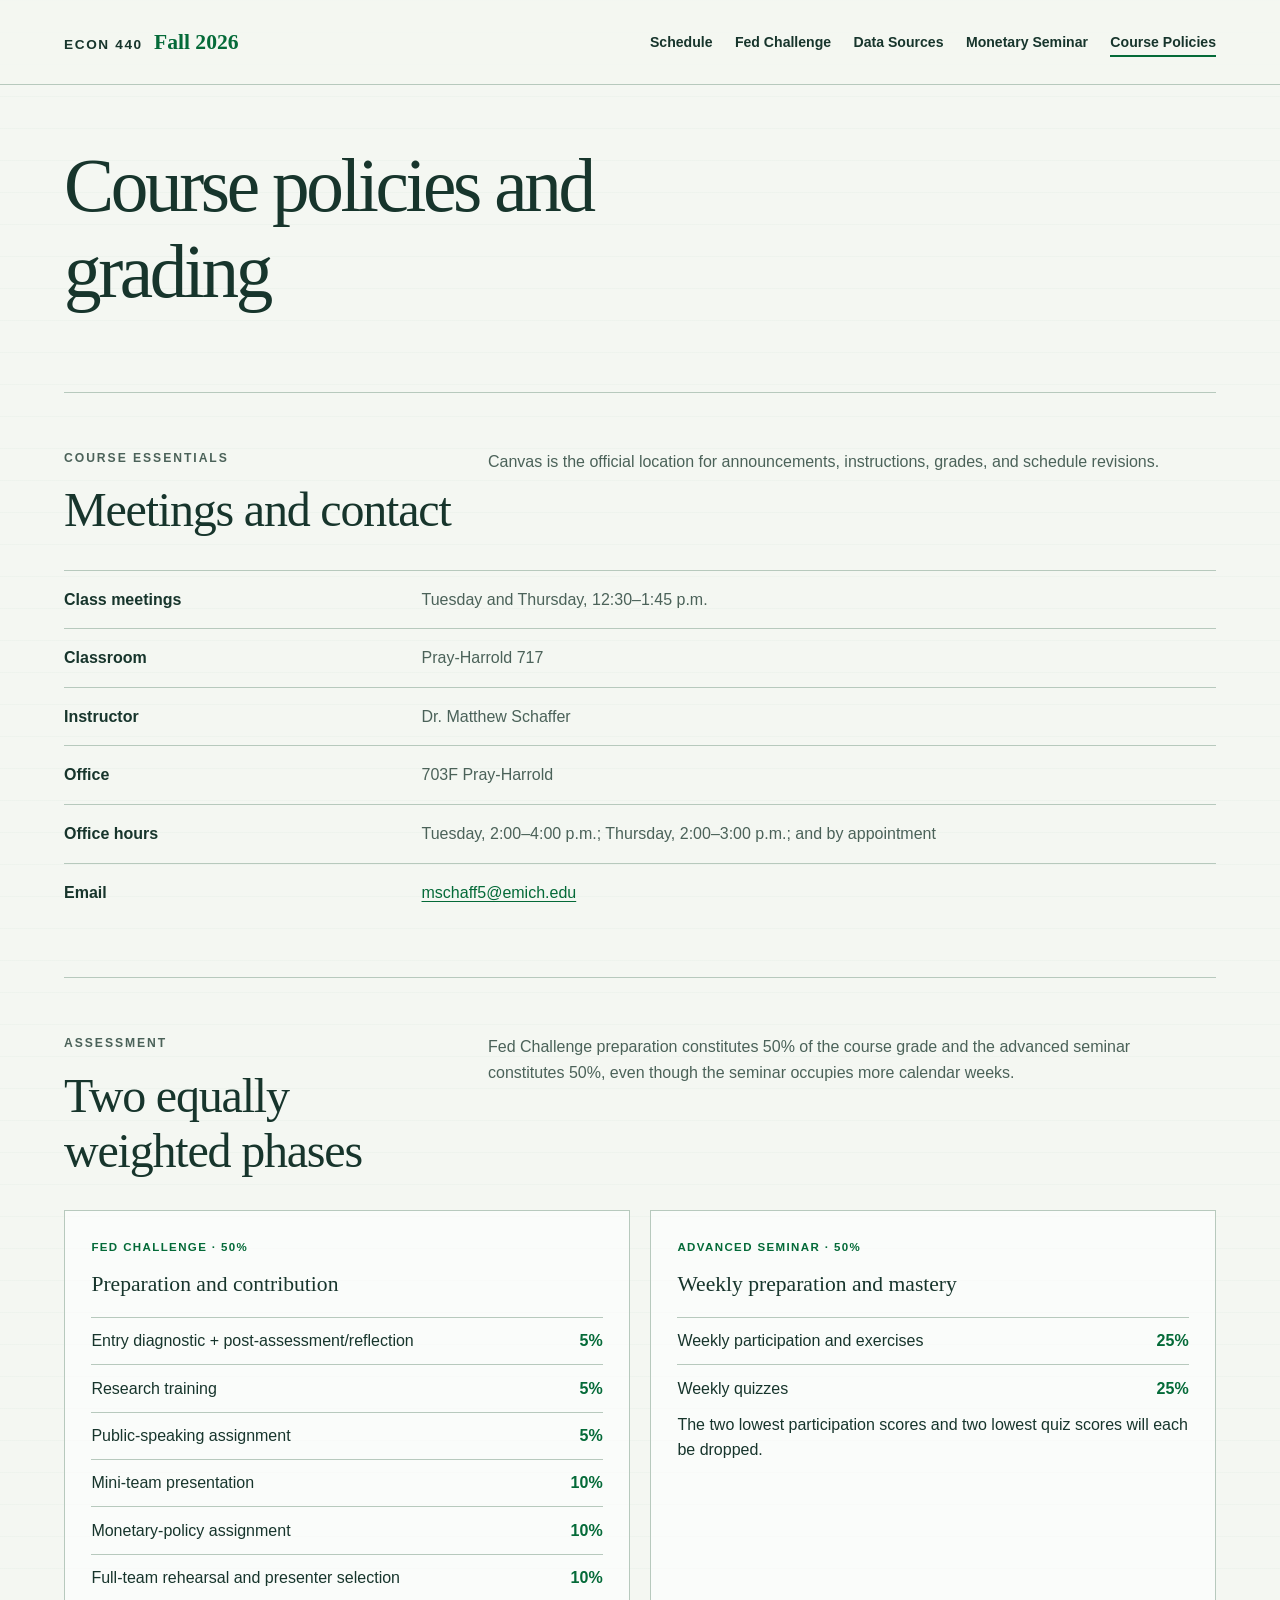
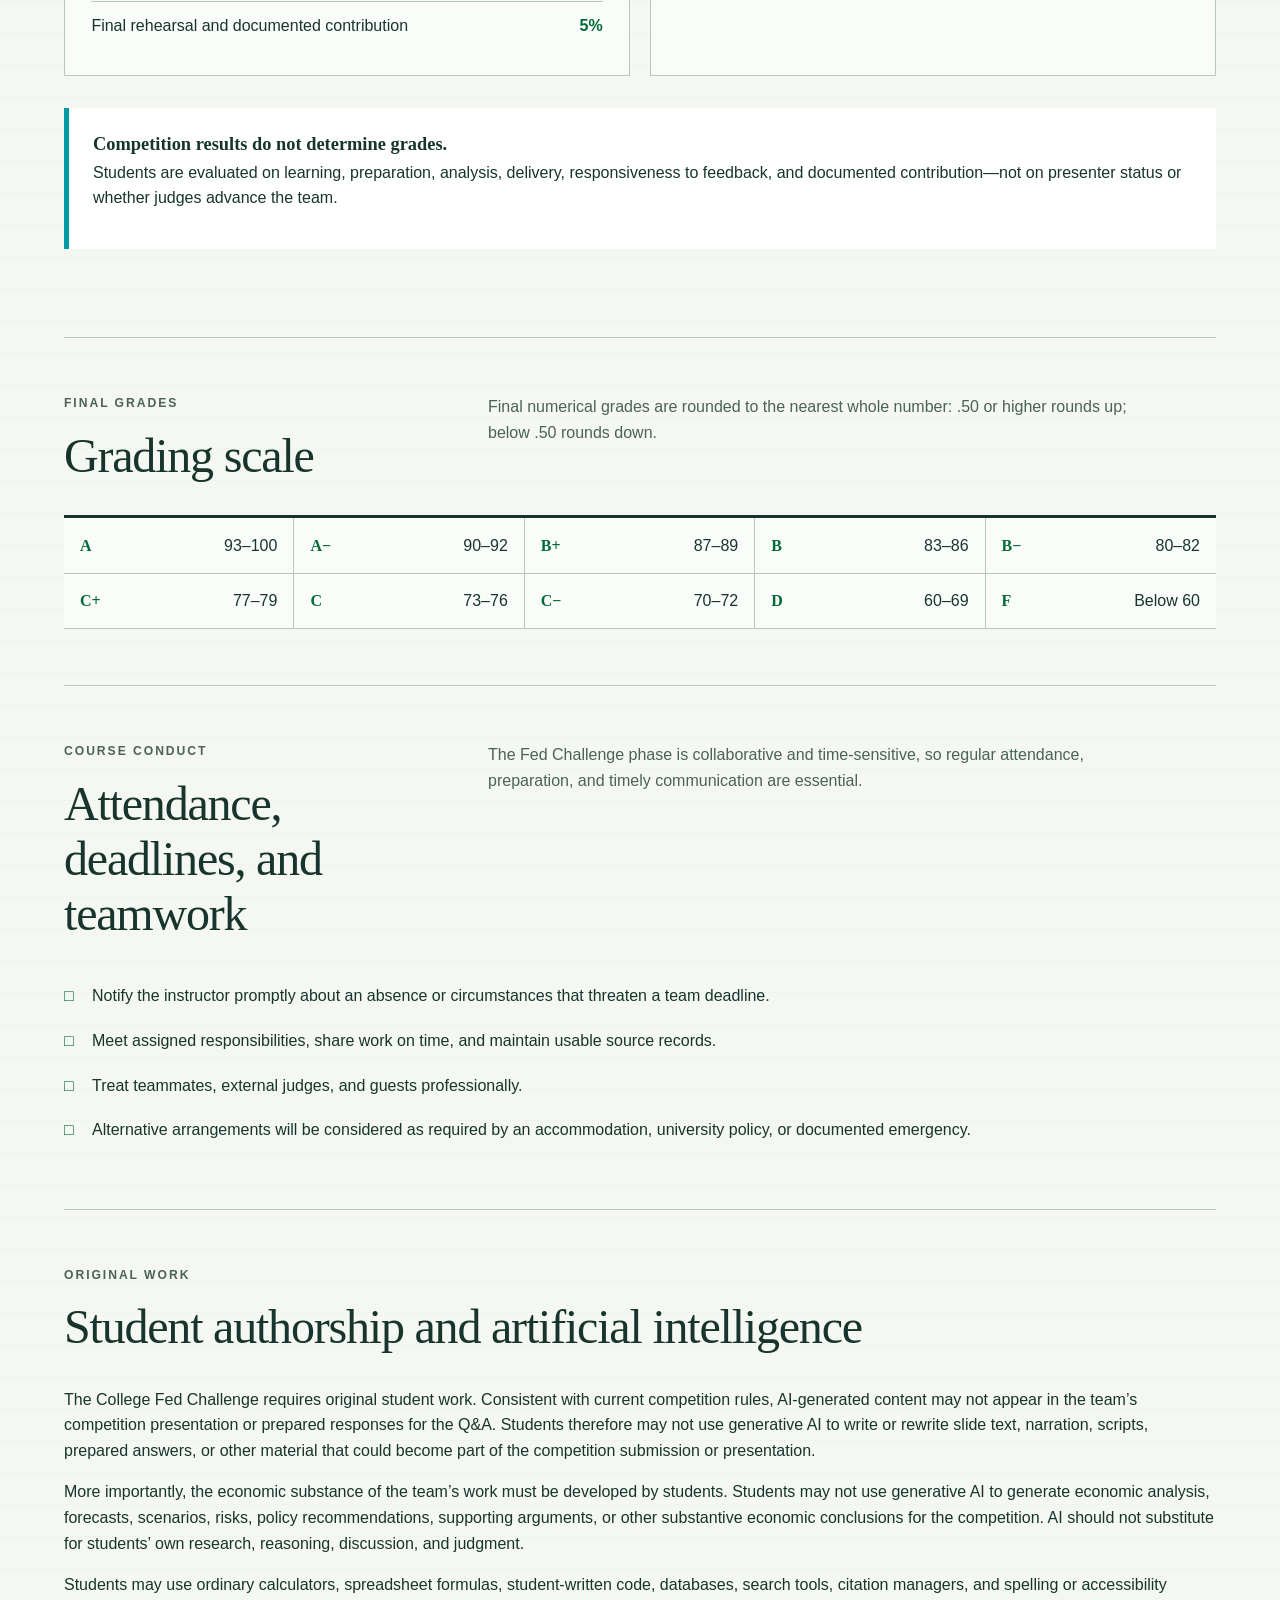
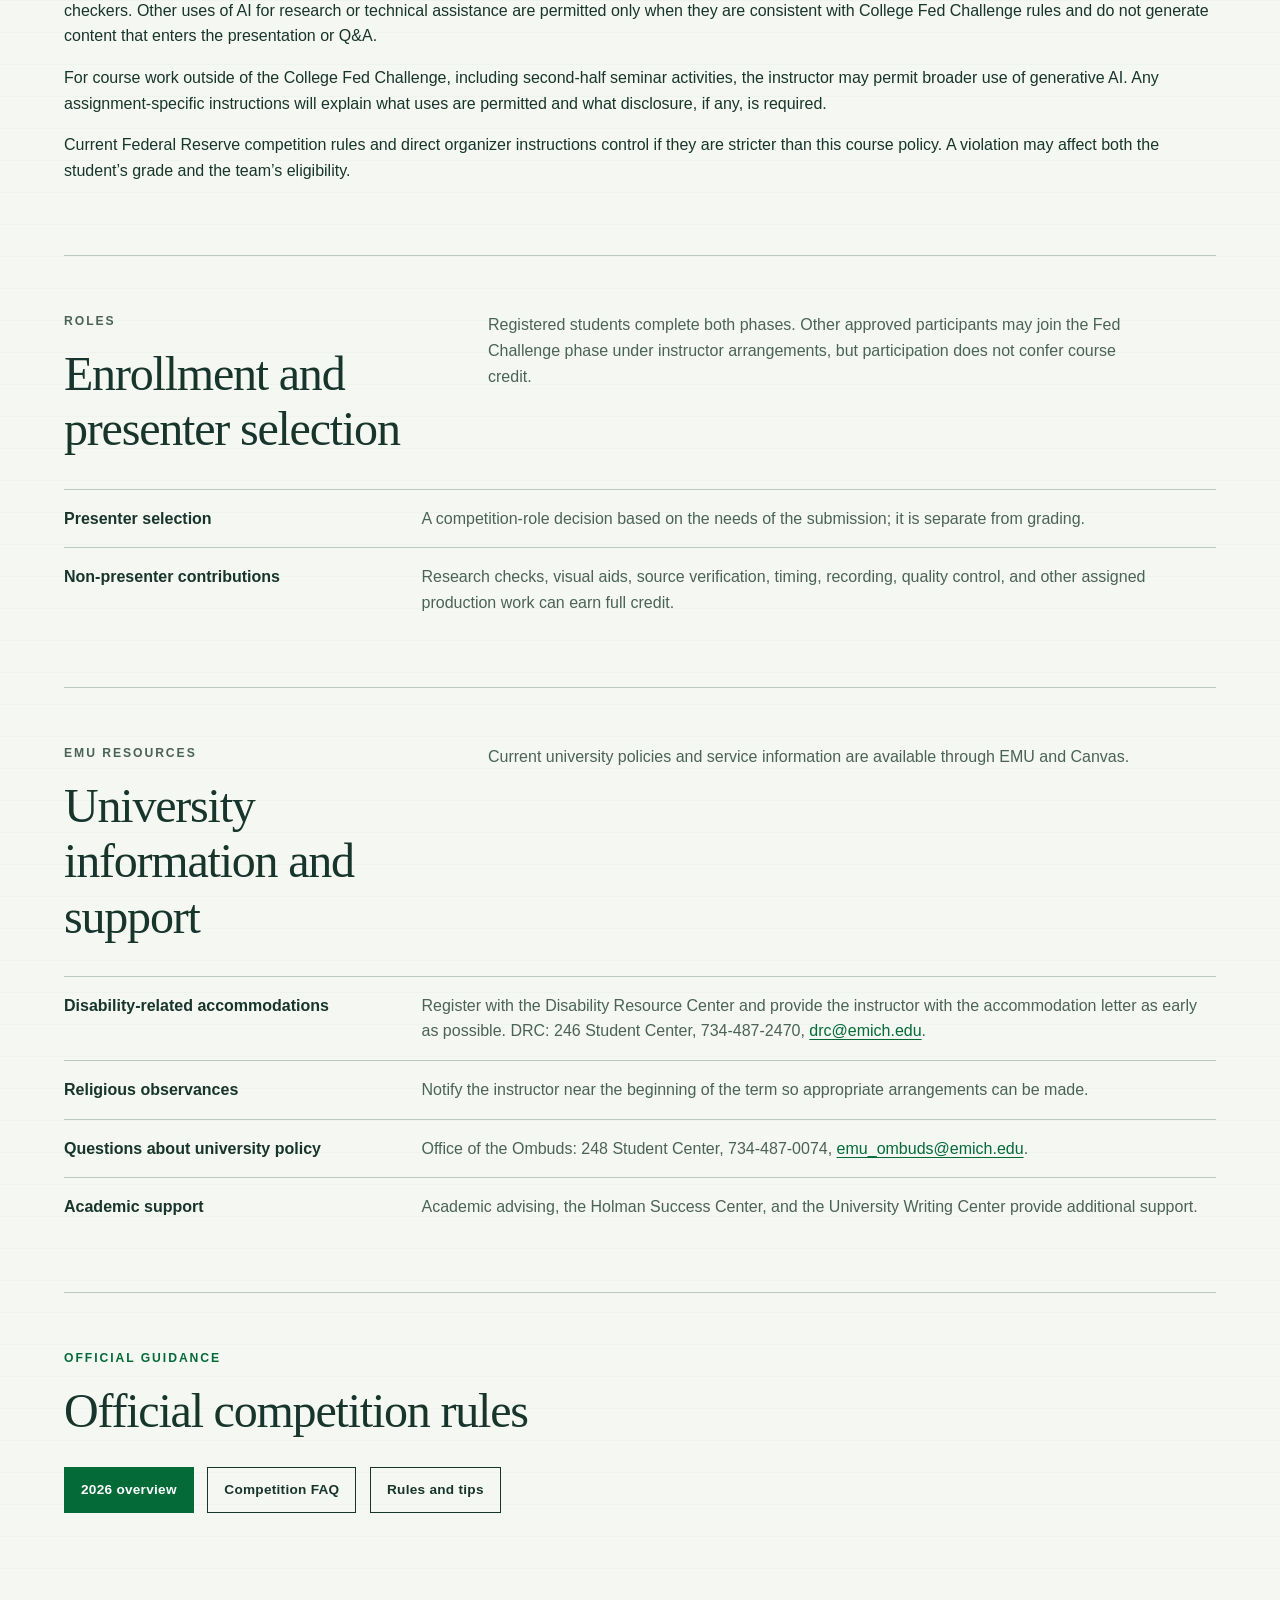
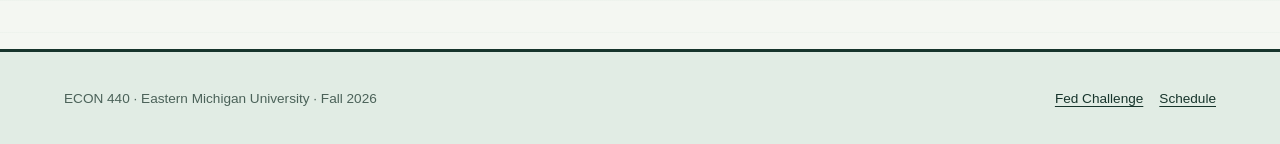
<file: docs/policies.html>
<!doctype html>
<html lang="en">
  <head>
    <meta charset="utf-8">
    <meta name="viewport" content="width=device-width, initial-scale=1">
    <meta name="description" content="Assessment, participation, student authorship, and course policies for ECON 440.">
    <title>Course Policies | ECON 440</title>
    <link rel="stylesheet" href="assets/styles.css?v=20260826-1">
    <script src="assets/site.js" defer></script>
  </head>
  <body>
    <a class="skip-link" href="#main">Skip to content</a>
    <header class="site-header"><div class="header-inner"><a class="course-mark" href="index.html">ECON 440 <span>Fall 2026</span></a><nav class="site-nav" aria-label="Primary"><ul><li><a href="schedule.html">Schedule</a></li><li><a href="fed-challenge.html">Fed Challenge</a></li><li><a href="data.html">Data Sources</a></li><li><a href="seminar.html">Monetary Seminar</a></li><li><a href="policies.html" aria-current="page">Course Policies</a></li></ul></nav></div></header>

    <main id="main" class="page-shell">
      <header class="page-intro">
        <h1>Course policies and grading</h1>
      </header>

      <section class="section" aria-labelledby="essentials">
        <div class="section-heading"><div><p class="eyebrow">Course essentials</p><h2 id="essentials">Meetings and contact</h2></div><p>Canvas is the official location for announcements, instructions, grades, and schedule revisions.</p></div>
        <dl class="definition-list">
          <dt>Class meetings</dt><dd>Tuesday and Thursday, 12:30–1:45 p.m.</dd>
          <dt>Classroom</dt><dd>Pray-Harrold 717</dd>
          <dt>Instructor</dt><dd>Dr. Matthew Schaffer</dd>
          <dt>Office</dt><dd>703F Pray-Harrold</dd>
          <dt>Office hours</dt><dd>Tuesday, 2:00–4:00 p.m.; Thursday, 2:00–3:00 p.m.; and by appointment</dd>
          <dt>Email</dt><dd><a href="mailto:mschaff5@emich.edu">mschaff5@emich.edu</a></dd>
        </dl>
      </section>

      <section id="grading" class="section" aria-labelledby="grading-heading">
        <div class="section-heading"><div><p class="eyebrow">Assessment</p><h2 id="grading-heading">Two equally weighted phases</h2></div><p>Fed Challenge preparation constitutes 50% of the course grade and the advanced seminar constitutes 50%, even though the seminar occupies more calendar weeks.</p></div>
        <div class="card-grid two">
          <article class="card">
            <p class="kicker">Fed Challenge · 50%</p>
            <h3>Preparation and contribution</h3>
            <dl class="compact-list">
              <div><dt>Entry diagnostic + post-assessment/reflection</dt><dd>5%</dd></div>
              <div><dt>Research training</dt><dd>5%</dd></div>
              <div><dt>Public-speaking assignment</dt><dd>5%</dd></div>
              <div><dt>Mini-team presentation</dt><dd>10%</dd></div>
              <div><dt>Monetary-policy assignment</dt><dd>10%</dd></div>
              <div><dt>Full-team rehearsal and presenter selection</dt><dd>10%</dd></div>
              <div><dt>Final rehearsal and documented contribution</dt><dd>5%</dd></div>
            </dl>
          </article>
          <article class="card">
            <p class="kicker">Advanced seminar · 50%</p>
            <h3>Weekly preparation and mastery</h3>
            <dl class="compact-list">
              <div><dt>Weekly participation and exercises</dt><dd>25%</dd></div>
              <div><dt>Weekly quizzes</dt><dd>25%</dd></div>
            </dl>
            <p>The two lowest participation scores and two lowest quiz scores will each be dropped.</p>
          </article>
        </div>
        <div class="notice calm"><strong>Competition results do not determine grades.</strong><p>Students are evaluated on learning, preparation, analysis, delivery, responsiveness to feedback, and documented contribution—not on presenter status or whether judges advance the team.</p></div>
      </section>

      <section class="section" aria-labelledby="scale">
        <div class="section-heading"><div><p class="eyebrow">Final grades</p><h2 id="scale">Grading scale</h2></div><p>Final numerical grades are rounded to the nearest whole number: .50 or higher rounds up; below .50 rounds down.</p></div>
        <div class="grade-grid" aria-label="Course grading scale">
          <div><strong>A</strong><span>93–100</span></div><div><strong>A−</strong><span>90–92</span></div><div><strong>B+</strong><span>87–89</span></div><div><strong>B</strong><span>83–86</span></div><div><strong>B−</strong><span>80–82</span></div><div><strong>C+</strong><span>77–79</span></div><div><strong>C</strong><span>73–76</span></div><div><strong>C−</strong><span>70–72</span></div><div><strong>D</strong><span>60–69</span></div><div><strong>F</strong><span>Below 60</span></div>
        </div>
      </section>

      <section class="section" aria-labelledby="participation">
        <div class="section-heading"><div><p class="eyebrow">Course conduct</p><h2 id="participation">Attendance, deadlines, and teamwork</h2></div><p>The Fed Challenge phase is collaborative and time-sensitive, so regular attendance, preparation, and timely communication are essential.</p></div>
        <ul class="check-list">
          <li>Notify the instructor promptly about an absence or circumstances that threaten a team deadline.</li>
          <li>Meet assigned responsibilities, share work on time, and maintain usable source records.</li>
          <li>Treat teammates, external judges, and guests professionally.</li>
          <li>Alternative arrangements will be considered as required by an accommodation, university policy, or documented emergency.</li>
        </ul>
      </section>

      <section id="ai-policy" class="section" aria-labelledby="ai">
        <div class="section-heading single"><div><p class="eyebrow">Original work</p><h2 id="ai">Student authorship and artificial intelligence</h2></div></div>
        <p>The College Fed Challenge requires original student work. Consistent with current competition rules, AI-generated content may not appear in the team’s competition presentation or prepared responses for the Q&amp;A. Students therefore may not use generative AI to write or rewrite slide text, narration, scripts, prepared answers, or other material that could become part of the competition submission or presentation.</p>
        <p>More importantly, the economic substance of the team’s work must be developed by students. Students may not use generative AI to generate economic analysis, forecasts, scenarios, risks, policy recommendations, supporting arguments, or other substantive economic conclusions for the competition. AI should not substitute for students’ own research, reasoning, discussion, and judgment.</p>
        <p>Students may use ordinary calculators, spreadsheet formulas, student-written code, databases, search tools, citation managers, and spelling or accessibility checkers. Other uses of AI for research or technical assistance are permitted only when they are consistent with College Fed Challenge rules and do not generate content that enters the presentation or Q&amp;A.</p>
        <p>For course work outside of the College Fed Challenge, including second-half seminar activities, the instructor may permit broader use of generative AI. Any assignment-specific instructions will explain what uses are permitted and what disclosure, if any, is required.</p>
        <p>Current Federal Reserve competition rules and direct organizer instructions control if they are stricter than this course policy. A violation may affect both the student’s grade and the team’s eligibility.</p>
      </section>

      <section class="section" aria-labelledby="roles">
        <div class="section-heading"><div><p class="eyebrow">Roles</p><h2 id="roles">Enrollment and presenter selection</h2></div><p>Registered students complete both phases. Other approved participants may join the Fed Challenge phase under instructor arrangements, but participation does not confer course credit.</p></div>
        <dl class="definition-list"><dt>Presenter selection</dt><dd>A competition-role decision based on the needs of the submission; it is separate from grading.</dd><dt>Non-presenter contributions</dt><dd>Research checks, visual aids, source verification, timing, recording, quality control, and other assigned production work can earn full credit.</dd></dl>
      </section>

      <section class="section" aria-labelledby="support">
        <div class="section-heading"><div><p class="eyebrow">EMU resources</p><h2 id="support">University information and support</h2></div><p>Current university policies and service information are available through EMU and Canvas.</p></div>
        <dl class="definition-list"><dt>Disability-related accommodations</dt><dd>Register with the Disability Resource Center and provide the instructor with the accommodation letter as early as possible. DRC: 246 Student Center, 734-487-2470, <a href="mailto:drc@emich.edu">drc@emich.edu</a>.</dd><dt>Religious observances</dt><dd>Notify the instructor near the beginning of the term so appropriate arrangements can be made.</dd><dt>Questions about university policy</dt><dd>Office of the Ombuds: 248 Student Center, 734-487-0074, <a href="mailto:emu_ombuds@emich.edu">emu_ombuds@emich.edu</a>.</dd><dt>Academic support</dt><dd>Academic advising, the Holman Success Center, and the University Writing Center provide additional support.</dd></dl>
      </section>

      <section class="section" aria-labelledby="official"><p class="eyebrow">Official guidance</p><h2 id="official">Official competition rules</h2><div class="inline-actions"><a class="button primary" href="https://www.federalreserve.gov/aboutthefed/educational-tools/college-fed-challenge-overview.htm">2026 overview</a><a class="button" href="https://www.federalreserve.gov/aboutthefed/educational-tools/college-fed-challenge-faqs.htm">Competition FAQ</a><a class="button" href="https://www.federalreserve.gov/aboutthefed/educational-tools/college-fed-challenge-tips-rules.htm">Rules and tips</a></div></section>
    </main>

    <footer class="site-footer"><div class="site-footer-inner"><p>ECON 440 · Eastern Michigan University · Fall 2026</p><div class="footer-links"><a href="fed-challenge.html">Fed Challenge</a><a href="schedule.html">Schedule</a></div></div></footer>
  </body>
</html>
</file>
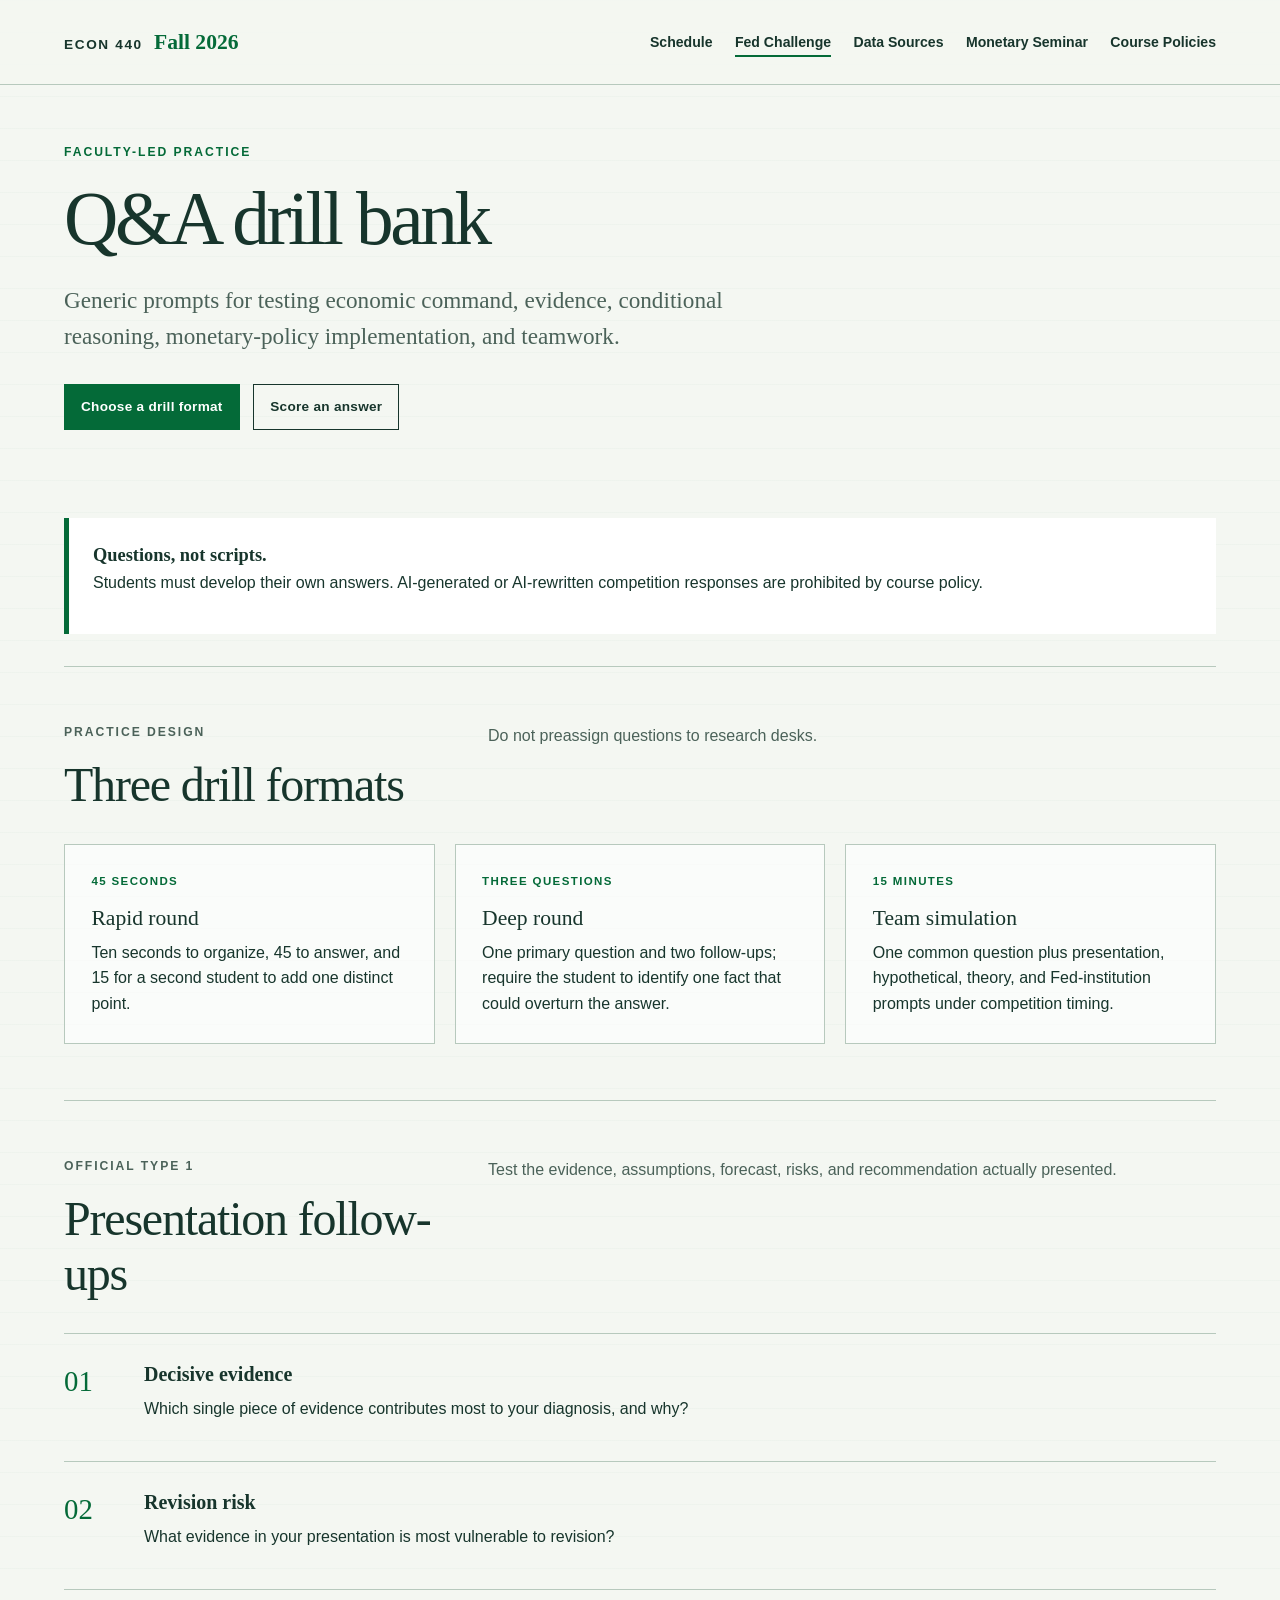
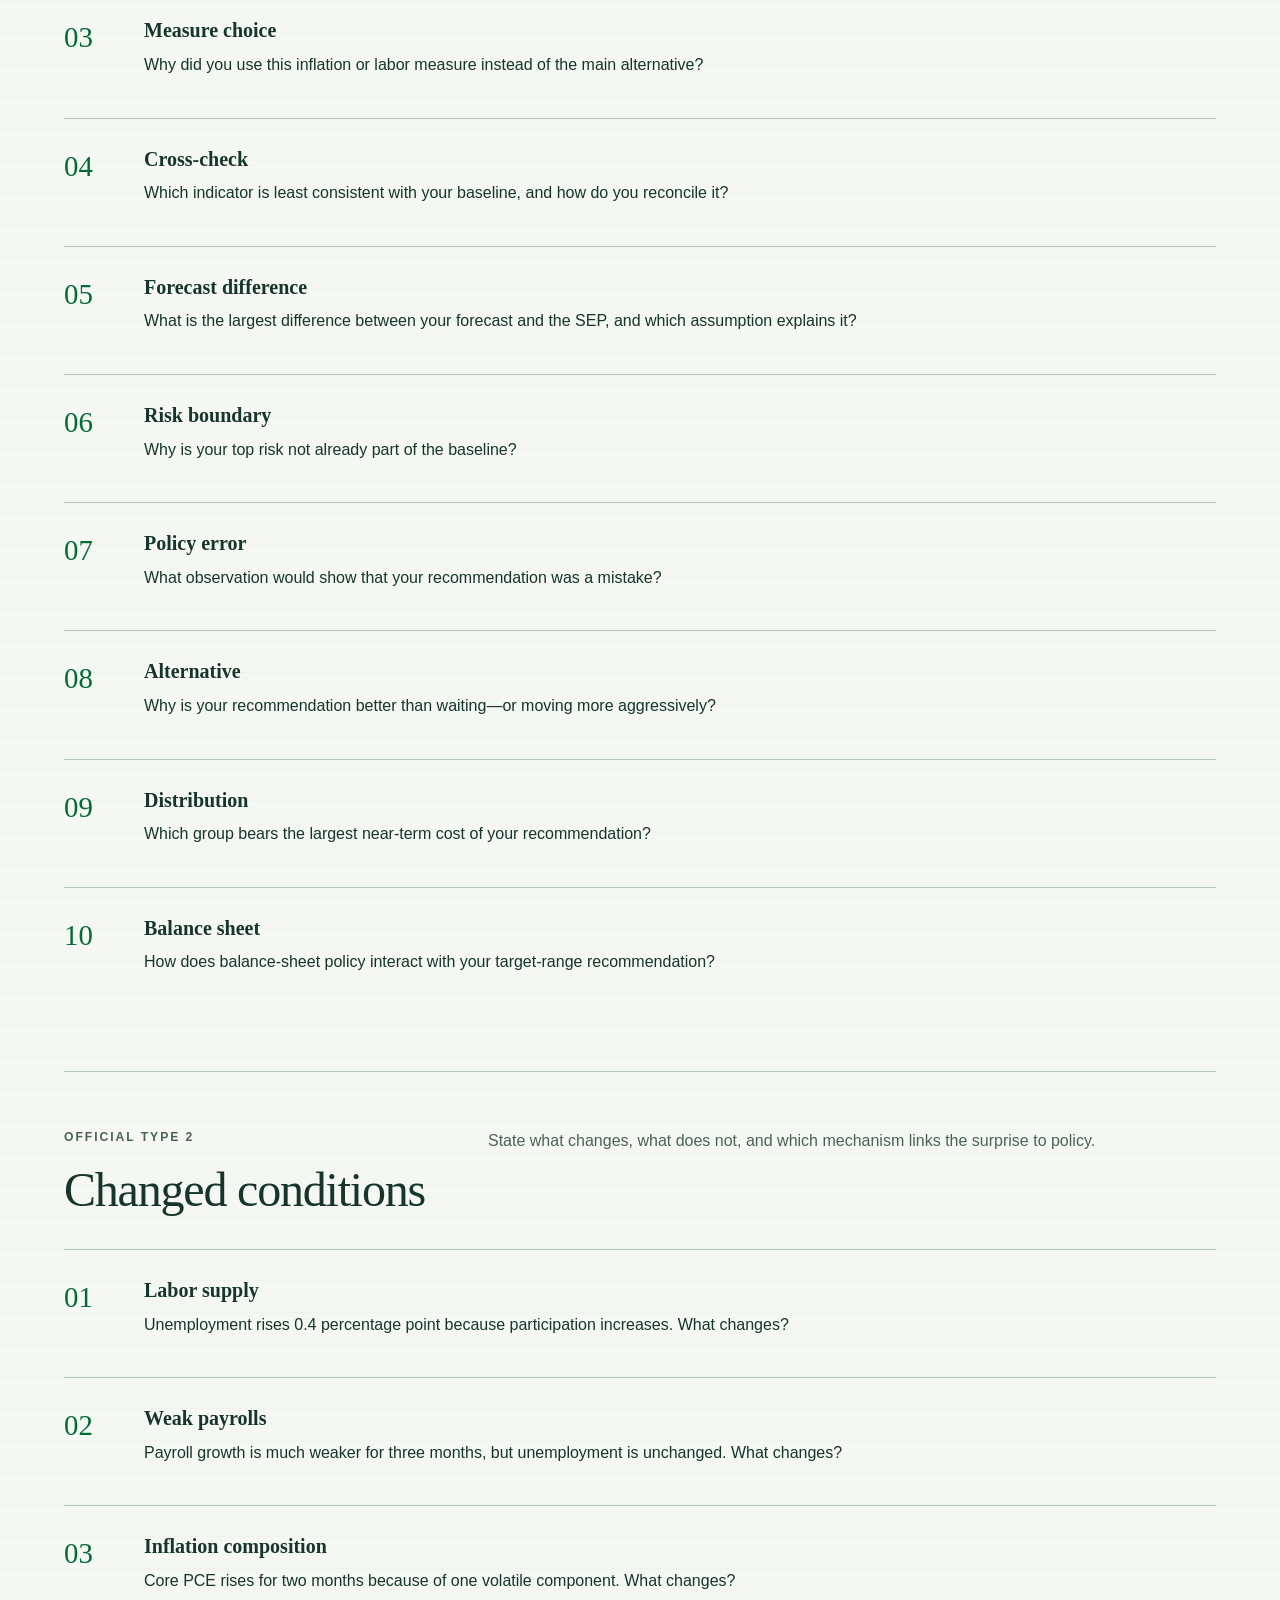
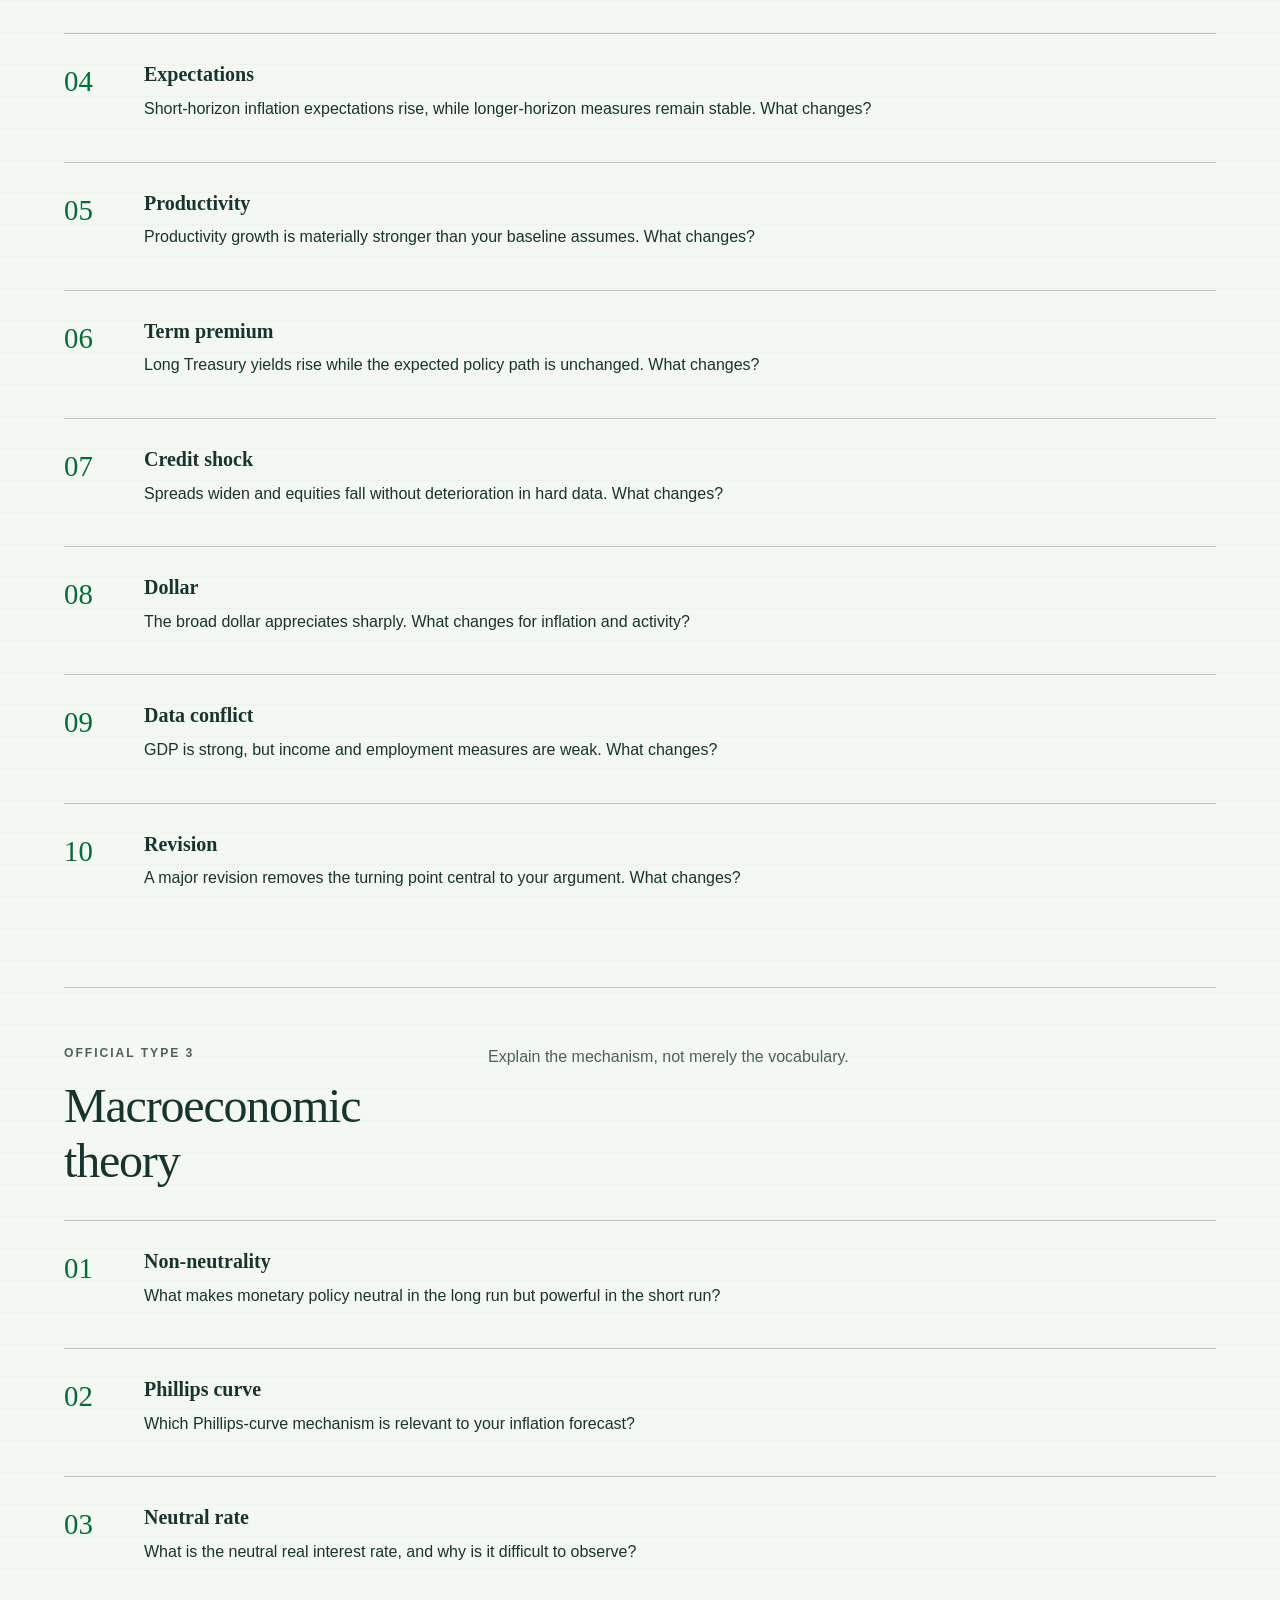
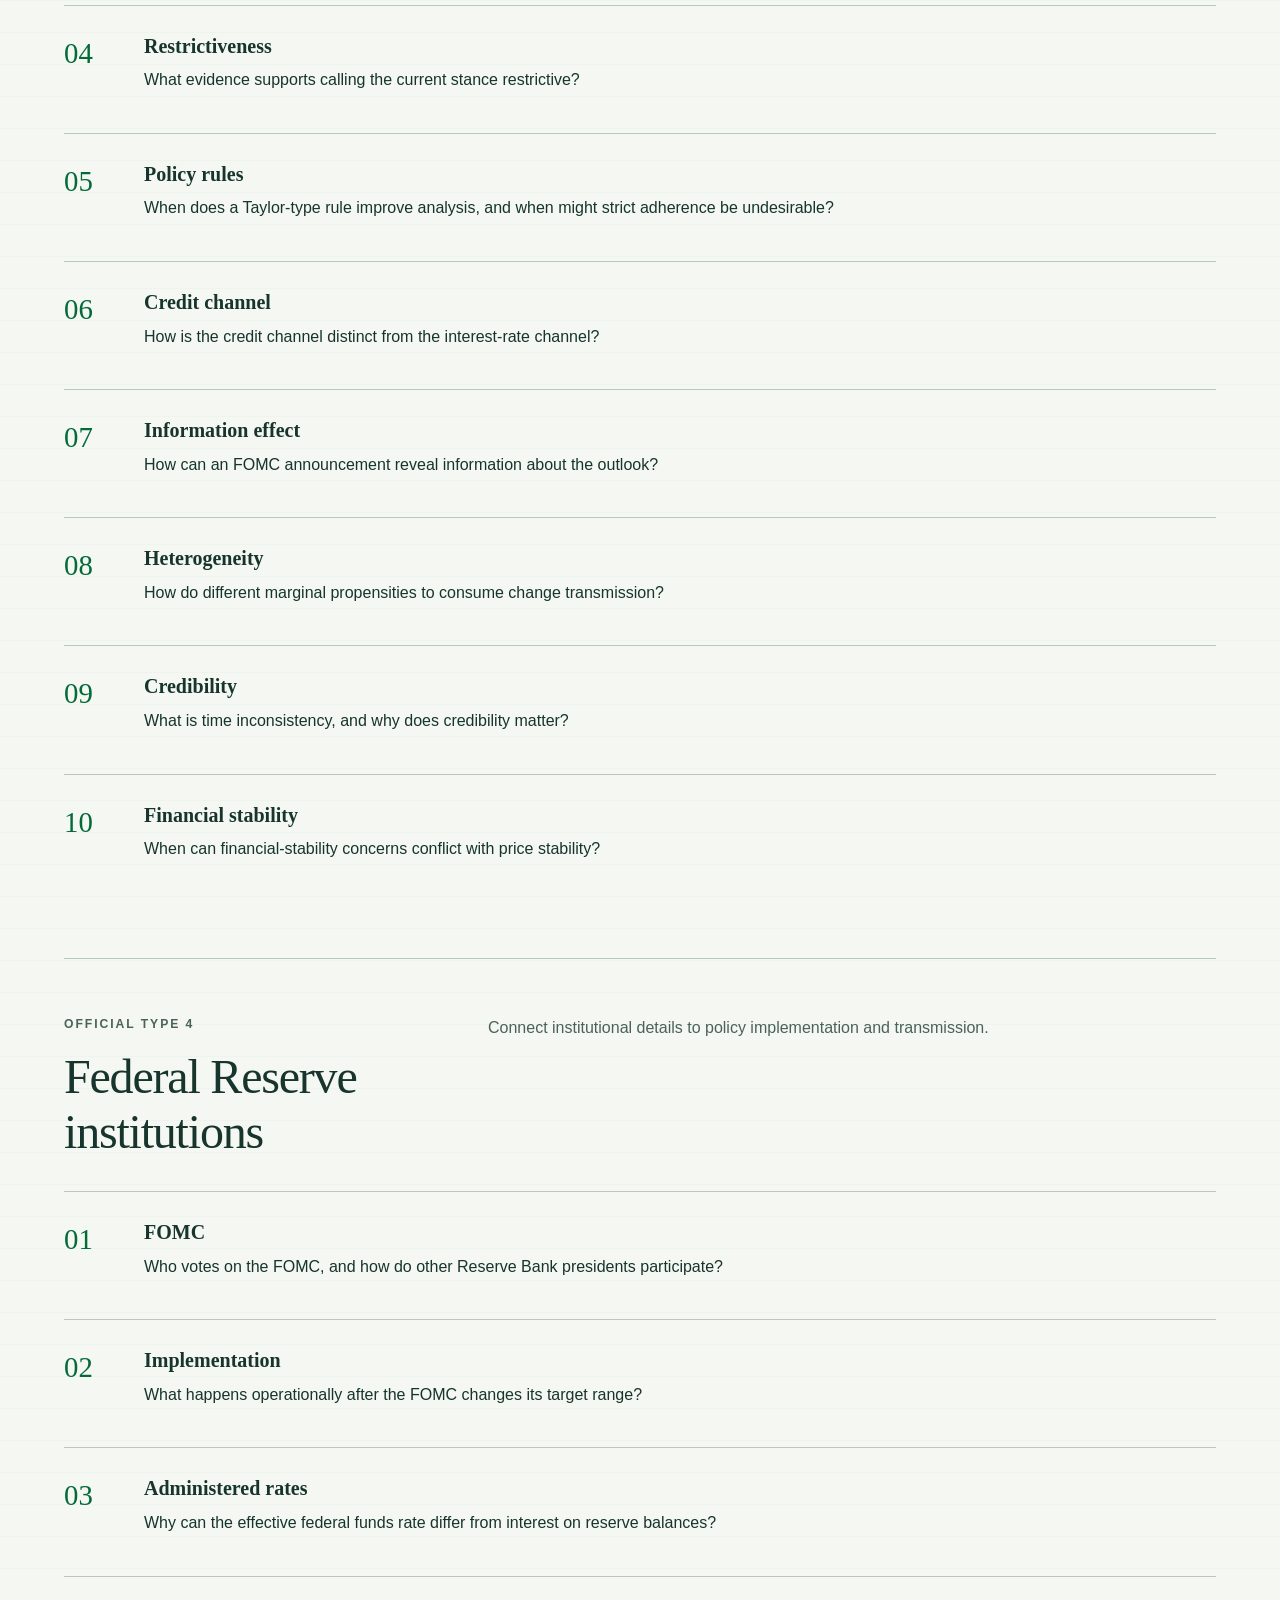
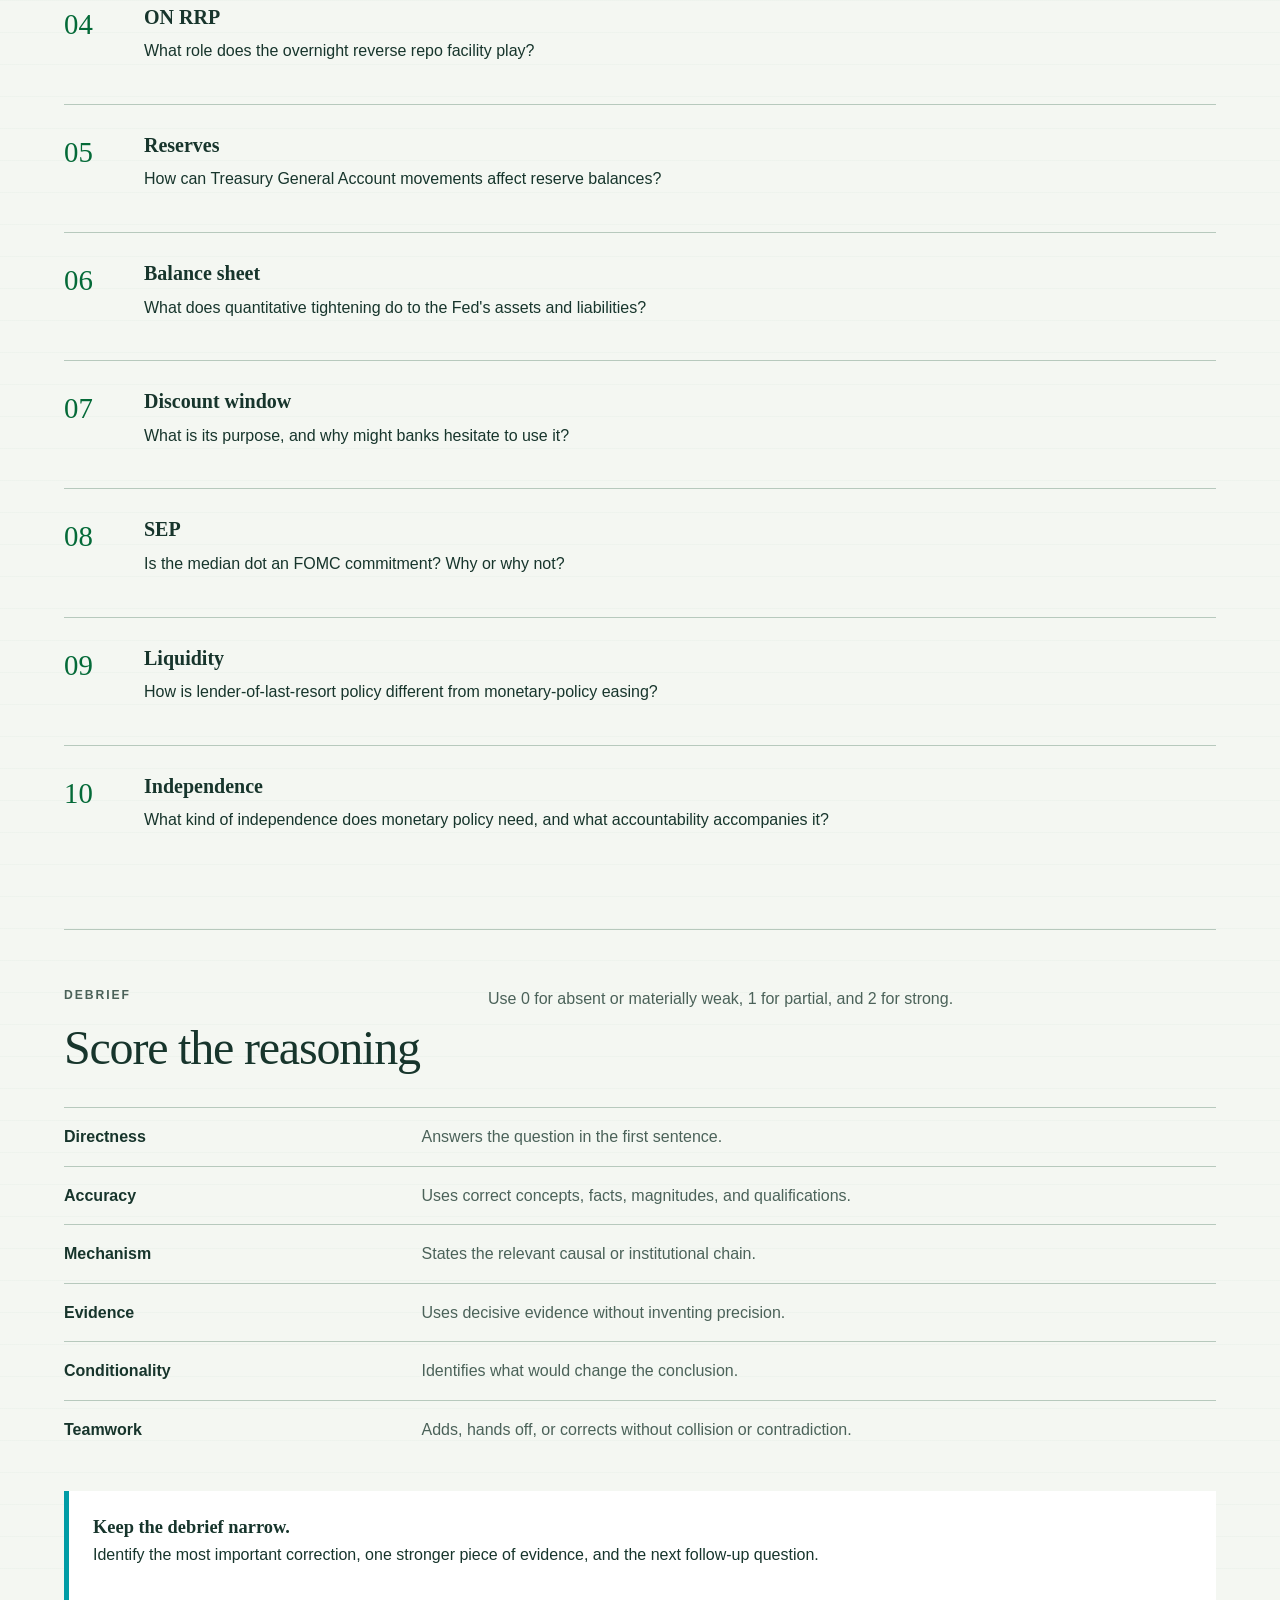
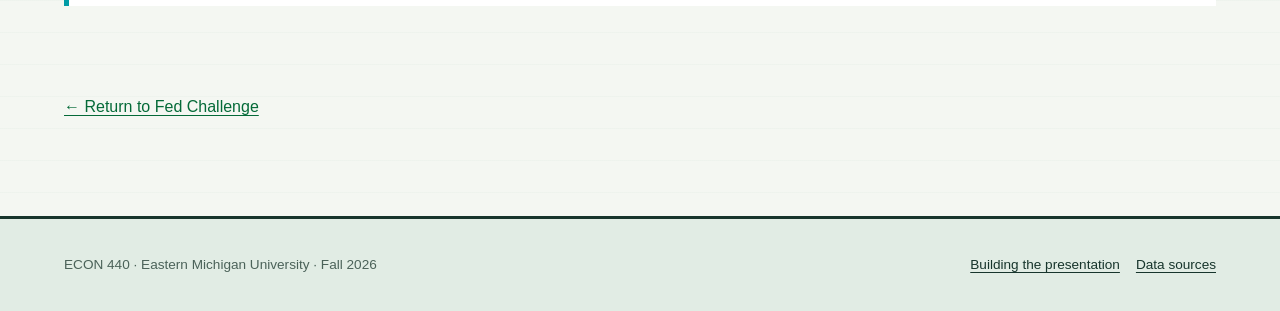
<file: docs/qa-drills.html>
<!doctype html>
<html lang="en">
  <head>
    <meta charset="utf-8">
    <meta name="viewport" content="width=device-width, initial-scale=1">
    <meta name="description" content="Generic College Fed Challenge practice questions for ECON 440.">
    <title>Q&amp;A Drills | ECON 440</title>
    <link rel="stylesheet" href="assets/styles.css?v=20260826-1">
    <script src="assets/site.js" defer></script>
  </head>
  <body>
    <a class="skip-link" href="#main">Skip to content</a>
    <header class="site-header">
      <div class="header-inner">
        <a class="course-mark" href="index.html">ECON 440 <span>Fall 2026</span></a>
        <nav class="site-nav" aria-label="Primary">
          <ul>
            <li><a href="schedule.html">Schedule</a></li>
            <li><a href="fed-challenge.html" aria-current="page">Fed Challenge</a></li>
            <li><a href="data.html">Data Sources</a></li>
            <li><a href="seminar.html">Monetary Seminar</a></li>
            <li><a href="policies.html">Course Policies</a></li>
          </ul>
        </nav>
      </div>
    </header>

    <main id="main" class="page-shell">
      <header class="page-intro">
        <p class="eyebrow">Faculty-led practice</p>
        <h1>Q&amp;A drill bank</h1>
        <p class="lede">
          Generic prompts for testing economic command, evidence, conditional
          reasoning, monetary-policy implementation, and teamwork.
        </p>
        <div class="inline-actions">
          <a class="button primary" href="#rounds">Choose a drill format</a>
          <a class="button" href="#score">Score an answer</a>
        </div>
      </header>

      <div class="notice">
        <strong>Questions, not scripts.</strong>
        <p>
          Students must develop their own answers. AI-generated or AI-rewritten
          competition responses are prohibited by course policy.
        </p>
      </div>

      <section id="rounds" class="section" aria-labelledby="rounds-heading">
        <div class="section-heading">
          <div>
            <p class="eyebrow">Practice design</p>
            <h2 id="rounds-heading">Three drill formats</h2>
          </div>
          <p>Do not preassign questions to research desks.</p>
        </div>
        <div class="card-grid">
          <article class="card">
            <p class="kicker">45 seconds</p>
            <h3>Rapid round</h3>
            <p>Ten seconds to organize, 45 to answer, and 15 for a second student to add one distinct point.</p>
          </article>
          <article class="card">
            <p class="kicker">Three questions</p>
            <h3>Deep round</h3>
            <p>One primary question and two follow-ups; require the student to identify one fact that could overturn the answer.</p>
          </article>
          <article class="card">
            <p class="kicker">15 minutes</p>
            <h3>Team simulation</h3>
            <p>One common question plus presentation, hypothetical, theory, and Fed-institution prompts under competition timing.</p>
          </article>
        </div>
      </section>

      <section class="section" aria-labelledby="follow-up">
        <div class="section-heading">
          <div>
            <p class="eyebrow">Official type 1</p>
            <h2 id="follow-up">Presentation follow-ups</h2>
          </div>
          <p>Test the evidence, assumptions, forecast, risks, and recommendation actually presented.</p>
        </div>
        <ol class="module-list">
          <li><div><strong>Decisive evidence</strong><p>Which single piece of evidence contributes most to your diagnosis, and why?</p></div></li>
          <li><div><strong>Revision risk</strong><p>What evidence in your presentation is most vulnerable to revision?</p></div></li>
          <li><div><strong>Measure choice</strong><p>Why did you use this inflation or labor measure instead of the main alternative?</p></div></li>
          <li><div><strong>Cross-check</strong><p>Which indicator is least consistent with your baseline, and how do you reconcile it?</p></div></li>
          <li><div><strong>Forecast difference</strong><p>What is the largest difference between your forecast and the SEP, and which assumption explains it?</p></div></li>
          <li><div><strong>Risk boundary</strong><p>Why is your top risk not already part of the baseline?</p></div></li>
          <li><div><strong>Policy error</strong><p>What observation would show that your recommendation was a mistake?</p></div></li>
          <li><div><strong>Alternative</strong><p>Why is your recommendation better than waiting—or moving more aggressively?</p></div></li>
          <li><div><strong>Distribution</strong><p>Which group bears the largest near-term cost of your recommendation?</p></div></li>
          <li><div><strong>Balance sheet</strong><p>How does balance-sheet policy interact with your target-range recommendation?</p></div></li>
        </ol>
      </section>

      <section class="section" aria-labelledby="hypothetical">
        <div class="section-heading">
          <div>
            <p class="eyebrow">Official type 2</p>
            <h2 id="hypothetical">Changed conditions</h2>
          </div>
          <p>State what changes, what does not, and which mechanism links the surprise to policy.</p>
        </div>
        <ol class="module-list">
          <li><div><strong>Labor supply</strong><p>Unemployment rises 0.4 percentage point because participation increases. What changes?</p></div></li>
          <li><div><strong>Weak payrolls</strong><p>Payroll growth is much weaker for three months, but unemployment is unchanged. What changes?</p></div></li>
          <li><div><strong>Inflation composition</strong><p>Core PCE rises for two months because of one volatile component. What changes?</p></div></li>
          <li><div><strong>Expectations</strong><p>Short-horizon inflation expectations rise, while longer-horizon measures remain stable. What changes?</p></div></li>
          <li><div><strong>Productivity</strong><p>Productivity growth is materially stronger than your baseline assumes. What changes?</p></div></li>
          <li><div><strong>Term premium</strong><p>Long Treasury yields rise while the expected policy path is unchanged. What changes?</p></div></li>
          <li><div><strong>Credit shock</strong><p>Spreads widen and equities fall without deterioration in hard data. What changes?</p></div></li>
          <li><div><strong>Dollar</strong><p>The broad dollar appreciates sharply. What changes for inflation and activity?</p></div></li>
          <li><div><strong>Data conflict</strong><p>GDP is strong, but income and employment measures are weak. What changes?</p></div></li>
          <li><div><strong>Revision</strong><p>A major revision removes the turning point central to your argument. What changes?</p></div></li>
        </ol>
      </section>

      <section class="section" aria-labelledby="theory">
        <div class="section-heading">
          <div>
            <p class="eyebrow">Official type 3</p>
            <h2 id="theory">Macroeconomic theory</h2>
          </div>
          <p>Explain the mechanism, not merely the vocabulary.</p>
        </div>
        <ol class="module-list">
          <li><div><strong>Non-neutrality</strong><p>What makes monetary policy neutral in the long run but powerful in the short run?</p></div></li>
          <li><div><strong>Phillips curve</strong><p>Which Phillips-curve mechanism is relevant to your inflation forecast?</p></div></li>
          <li><div><strong>Neutral rate</strong><p>What is the neutral real interest rate, and why is it difficult to observe?</p></div></li>
          <li><div><strong>Restrictiveness</strong><p>What evidence supports calling the current stance restrictive?</p></div></li>
          <li><div><strong>Policy rules</strong><p>When does a Taylor-type rule improve analysis, and when might strict adherence be undesirable?</p></div></li>
          <li><div><strong>Credit channel</strong><p>How is the credit channel distinct from the interest-rate channel?</p></div></li>
          <li><div><strong>Information effect</strong><p>How can an FOMC announcement reveal information about the outlook?</p></div></li>
          <li><div><strong>Heterogeneity</strong><p>How do different marginal propensities to consume change transmission?</p></div></li>
          <li><div><strong>Credibility</strong><p>What is time inconsistency, and why does credibility matter?</p></div></li>
          <li><div><strong>Financial stability</strong><p>When can financial-stability concerns conflict with price stability?</p></div></li>
        </ol>
      </section>

      <section class="section" aria-labelledby="institutions">
        <div class="section-heading">
          <div>
            <p class="eyebrow">Official type 4</p>
            <h2 id="institutions">Federal Reserve institutions</h2>
          </div>
          <p>Connect institutional details to policy implementation and transmission.</p>
        </div>
        <ol class="module-list">
          <li><div><strong>FOMC</strong><p>Who votes on the FOMC, and how do other Reserve Bank presidents participate?</p></div></li>
          <li><div><strong>Implementation</strong><p>What happens operationally after the FOMC changes its target range?</p></div></li>
          <li><div><strong>Administered rates</strong><p>Why can the effective federal funds rate differ from interest on reserve balances?</p></div></li>
          <li><div><strong>ON RRP</strong><p>What role does the overnight reverse repo facility play?</p></div></li>
          <li><div><strong>Reserves</strong><p>How can Treasury General Account movements affect reserve balances?</p></div></li>
          <li><div><strong>Balance sheet</strong><p>What does quantitative tightening do to the Fed's assets and liabilities?</p></div></li>
          <li><div><strong>Discount window</strong><p>What is its purpose, and why might banks hesitate to use it?</p></div></li>
          <li><div><strong>SEP</strong><p>Is the median dot an FOMC commitment? Why or why not?</p></div></li>
          <li><div><strong>Liquidity</strong><p>How is lender-of-last-resort policy different from monetary-policy easing?</p></div></li>
          <li><div><strong>Independence</strong><p>What kind of independence does monetary policy need, and what accountability accompanies it?</p></div></li>
        </ol>
      </section>

      <section id="score" class="section" aria-labelledby="score-heading">
        <div class="section-heading">
          <div>
            <p class="eyebrow">Debrief</p>
            <h2 id="score-heading">Score the reasoning</h2>
          </div>
          <p>Use 0 for absent or materially weak, 1 for partial, and 2 for strong.</p>
        </div>
        <dl class="definition-list">
          <dt>Directness</dt><dd>Answers the question in the first sentence.</dd>
          <dt>Accuracy</dt><dd>Uses correct concepts, facts, magnitudes, and qualifications.</dd>
          <dt>Mechanism</dt><dd>States the relevant causal or institutional chain.</dd>
          <dt>Evidence</dt><dd>Uses decisive evidence without inventing precision.</dd>
          <dt>Conditionality</dt><dd>Identifies what would change the conclusion.</dd>
          <dt>Teamwork</dt><dd>Adds, hands off, or corrects without collision or contradiction.</dd>
        </dl>
        <div class="notice calm">
          <strong>Keep the debrief narrow.</strong>
          <p>
            Identify the most important correction, one stronger piece of evidence,
            and the next follow-up question.
          </p>
        </div>
      </section>

      <p><a class="text-link" href="fed-challenge.html">← Return to Fed Challenge</a></p>
    </main>

    <footer class="site-footer">
      <div class="site-footer-inner">
        <p>ECON 440 · Eastern Michigan University · Fall 2026</p>
        <div class="footer-links">
          <a href="study-guide.html">Building the presentation</a>
          <a href="data.html">Data sources</a>
        </div>
      </div>
    </footer>
  </body>
</html>
</file>
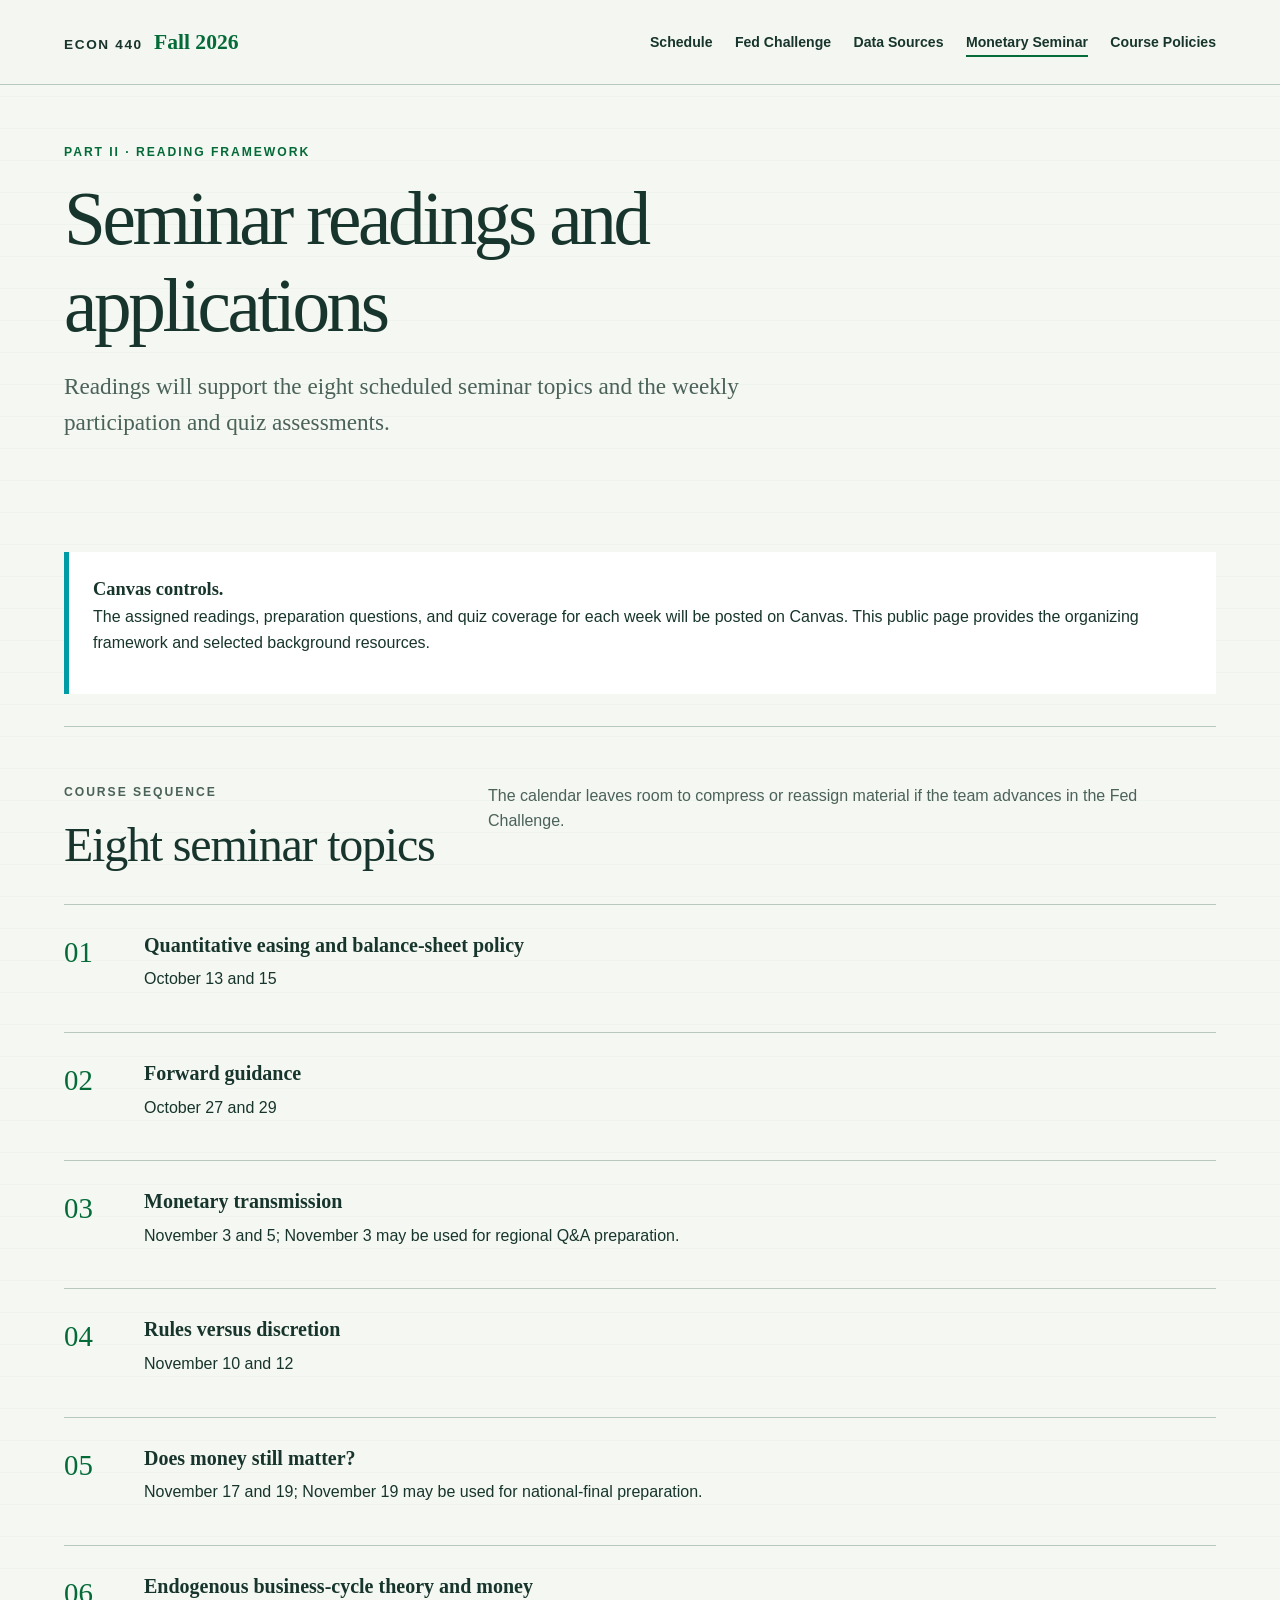
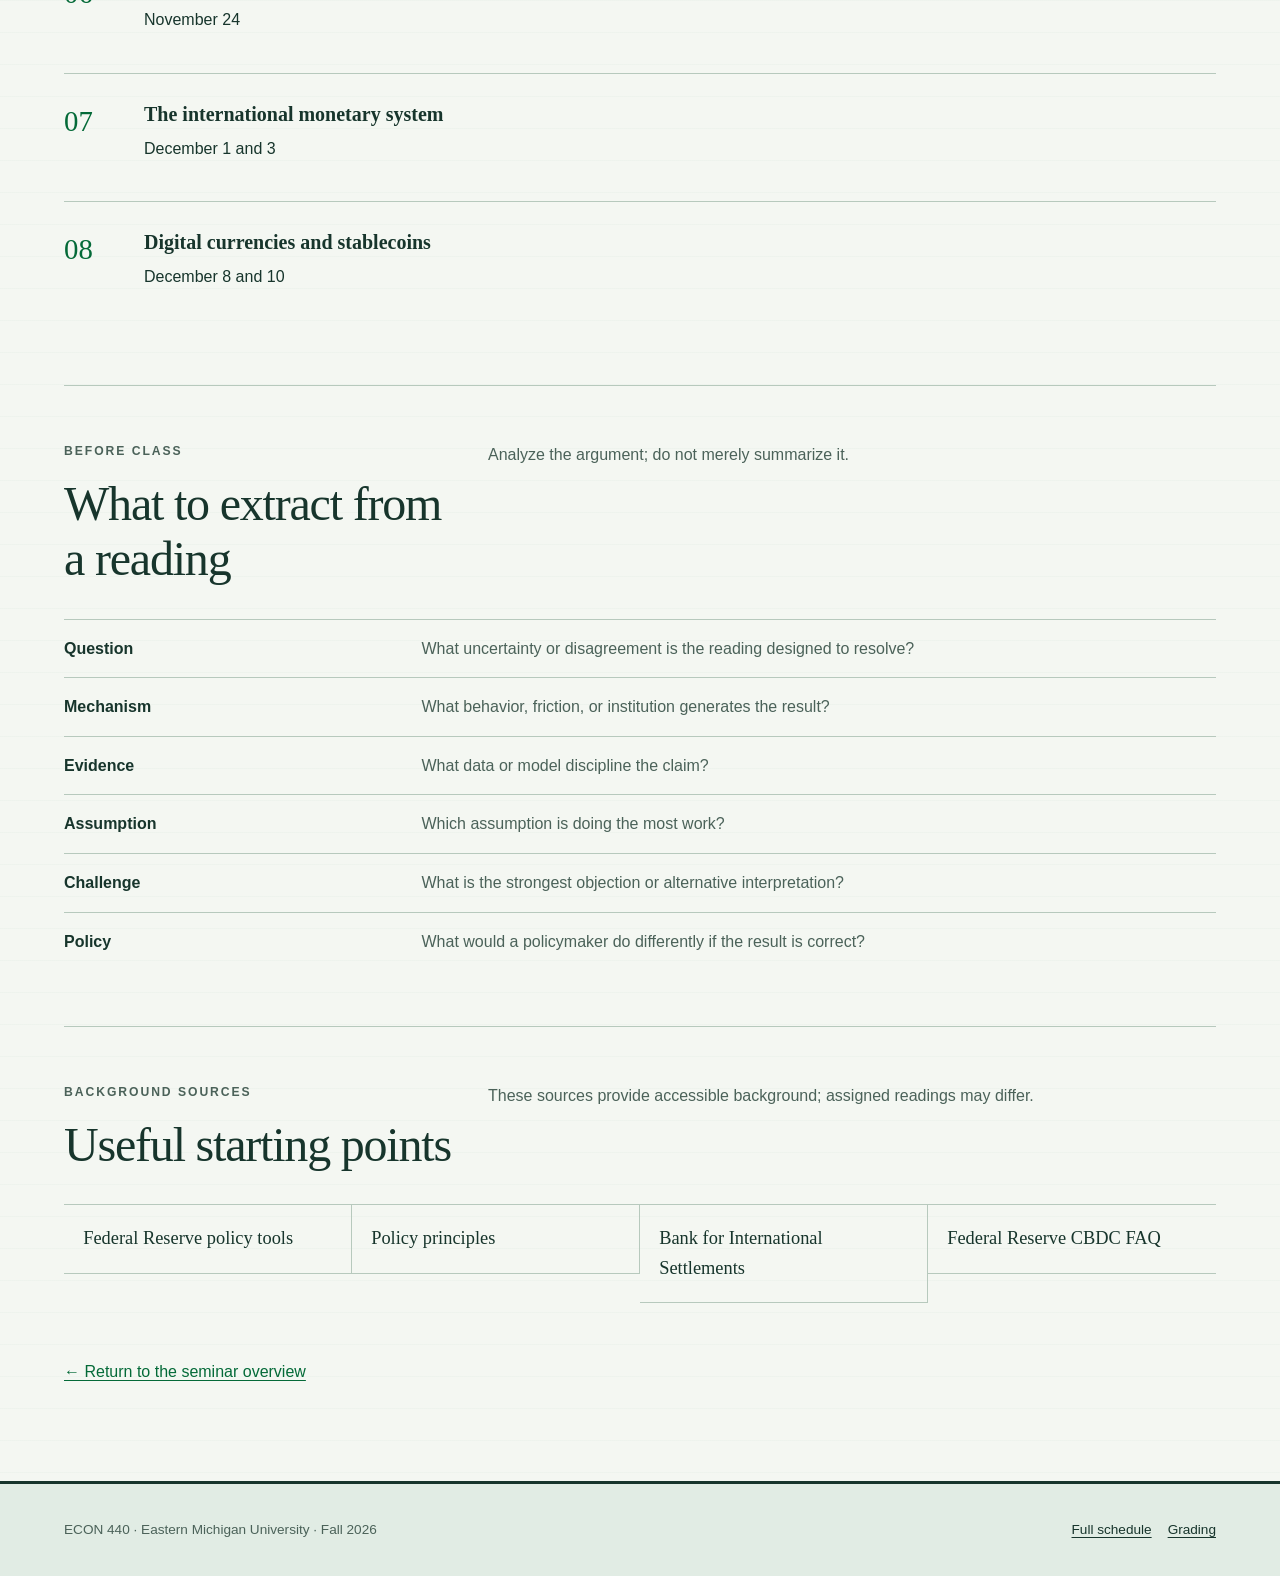
<file: docs/readings.html>
<!doctype html>
<html lang="en">
  <head>
    <meta charset="utf-8">
    <meta name="viewport" content="width=device-width, initial-scale=1">
    <meta name="description" content="Reading framework for the ECON 440 advanced monetary economics seminar.">
    <title>Seminar Readings | ECON 440</title>
    <link rel="stylesheet" href="assets/styles.css?v=20260826-1">
    <script src="assets/site.js" defer></script>
  </head>
  <body>
    <a class="skip-link" href="#main">Skip to content</a>
    <header class="site-header"><div class="header-inner"><a class="course-mark" href="index.html">ECON 440 <span>Fall 2026</span></a><nav class="site-nav" aria-label="Primary"><ul><li><a href="schedule.html">Schedule</a></li><li><a href="fed-challenge.html">Fed Challenge</a></li><li><a href="data.html">Data Sources</a></li><li><a href="seminar.html" aria-current="page">Monetary Seminar</a></li><li><a href="policies.html">Course Policies</a></li></ul></nav></div></header>

    <main id="main" class="page-shell">
      <header class="page-intro"><p class="eyebrow">Part II · Reading framework</p><h1>Seminar readings and applications</h1><p class="lede">Readings will support the eight scheduled seminar topics and the weekly participation and quiz assessments.</p></header>
      <div class="notice calm"><strong>Canvas controls.</strong><p>The assigned readings, preparation questions, and quiz coverage for each week will be posted on Canvas. This public page provides the organizing framework and selected background resources.</p></div>

      <section class="section" aria-labelledby="sequence">
        <div class="section-heading"><div><p class="eyebrow">Course sequence</p><h2 id="sequence">Eight seminar topics</h2></div><p>The calendar leaves room to compress or reassign material if the team advances in the Fed Challenge.</p></div>
        <ol class="module-list">
          <li><div><strong>Quantitative easing and balance-sheet policy</strong><p>October 13 and 15</p></div></li>
          <li><div><strong>Forward guidance</strong><p>October 27 and 29</p></div></li>
          <li><div><strong>Monetary transmission</strong><p>November 3 and 5; November 3 may be used for regional Q&amp;A preparation.</p></div></li>
          <li><div><strong>Rules versus discretion</strong><p>November 10 and 12</p></div></li>
          <li><div><strong>Does money still matter?</strong><p>November 17 and 19; November 19 may be used for national-final preparation.</p></div></li>
          <li><div><strong>Endogenous business-cycle theory and money</strong><p>November 24</p></div></li>
          <li><div><strong>The international monetary system</strong><p>December 1 and 3</p></div></li>
          <li><div><strong>Digital currencies and stablecoins</strong><p>December 8 and 10</p></div></li>
        </ol>
      </section>

      <section class="section" aria-labelledby="preparation">
        <div class="section-heading"><div><p class="eyebrow">Before class</p><h2 id="preparation">What to extract from a reading</h2></div><p>Analyze the argument; do not merely summarize it.</p></div>
        <dl class="definition-list"><dt>Question</dt><dd>What uncertainty or disagreement is the reading designed to resolve?</dd><dt>Mechanism</dt><dd>What behavior, friction, or institution generates the result?</dd><dt>Evidence</dt><dd>What data or model discipline the claim?</dd><dt>Assumption</dt><dd>Which assumption is doing the most work?</dd><dt>Challenge</dt><dd>What is the strongest objection or alternative interpretation?</dd><dt>Policy</dt><dd>What would a policymaker do differently if the result is correct?</dd></dl>
      </section>

      <section class="section" aria-labelledby="background">
        <div class="section-heading"><div><p class="eyebrow">Background sources</p><h2 id="background">Useful starting points</h2></div><p>These sources provide accessible background; assigned readings may differ.</p></div>
        <ul class="source-list"><li><a href="https://www.federalreserve.gov/monetarypolicy/policytools.htm">Federal Reserve policy tools</a></li><li><a href="https://www.federalreserve.gov/monetarypolicy/principles-for-the-conduct-of-monetary-policy.htm">Policy principles</a></li><li><a href="https://www.bis.org/">Bank for International Settlements</a></li><li><a href="https://www.federalreserve.gov/cbdc-faqs.htm">Federal Reserve CBDC FAQ</a></li></ul>
      </section>

      <p><a class="text-link" href="seminar.html">← Return to the seminar overview</a></p>
    </main>
    <footer class="site-footer"><div class="site-footer-inner"><p>ECON 440 · Eastern Michigan University · Fall 2026</p><div class="footer-links"><a href="schedule.html">Full schedule</a><a href="policies.html#grading">Grading</a></div></div></footer>
  </body>
</html>
</file>
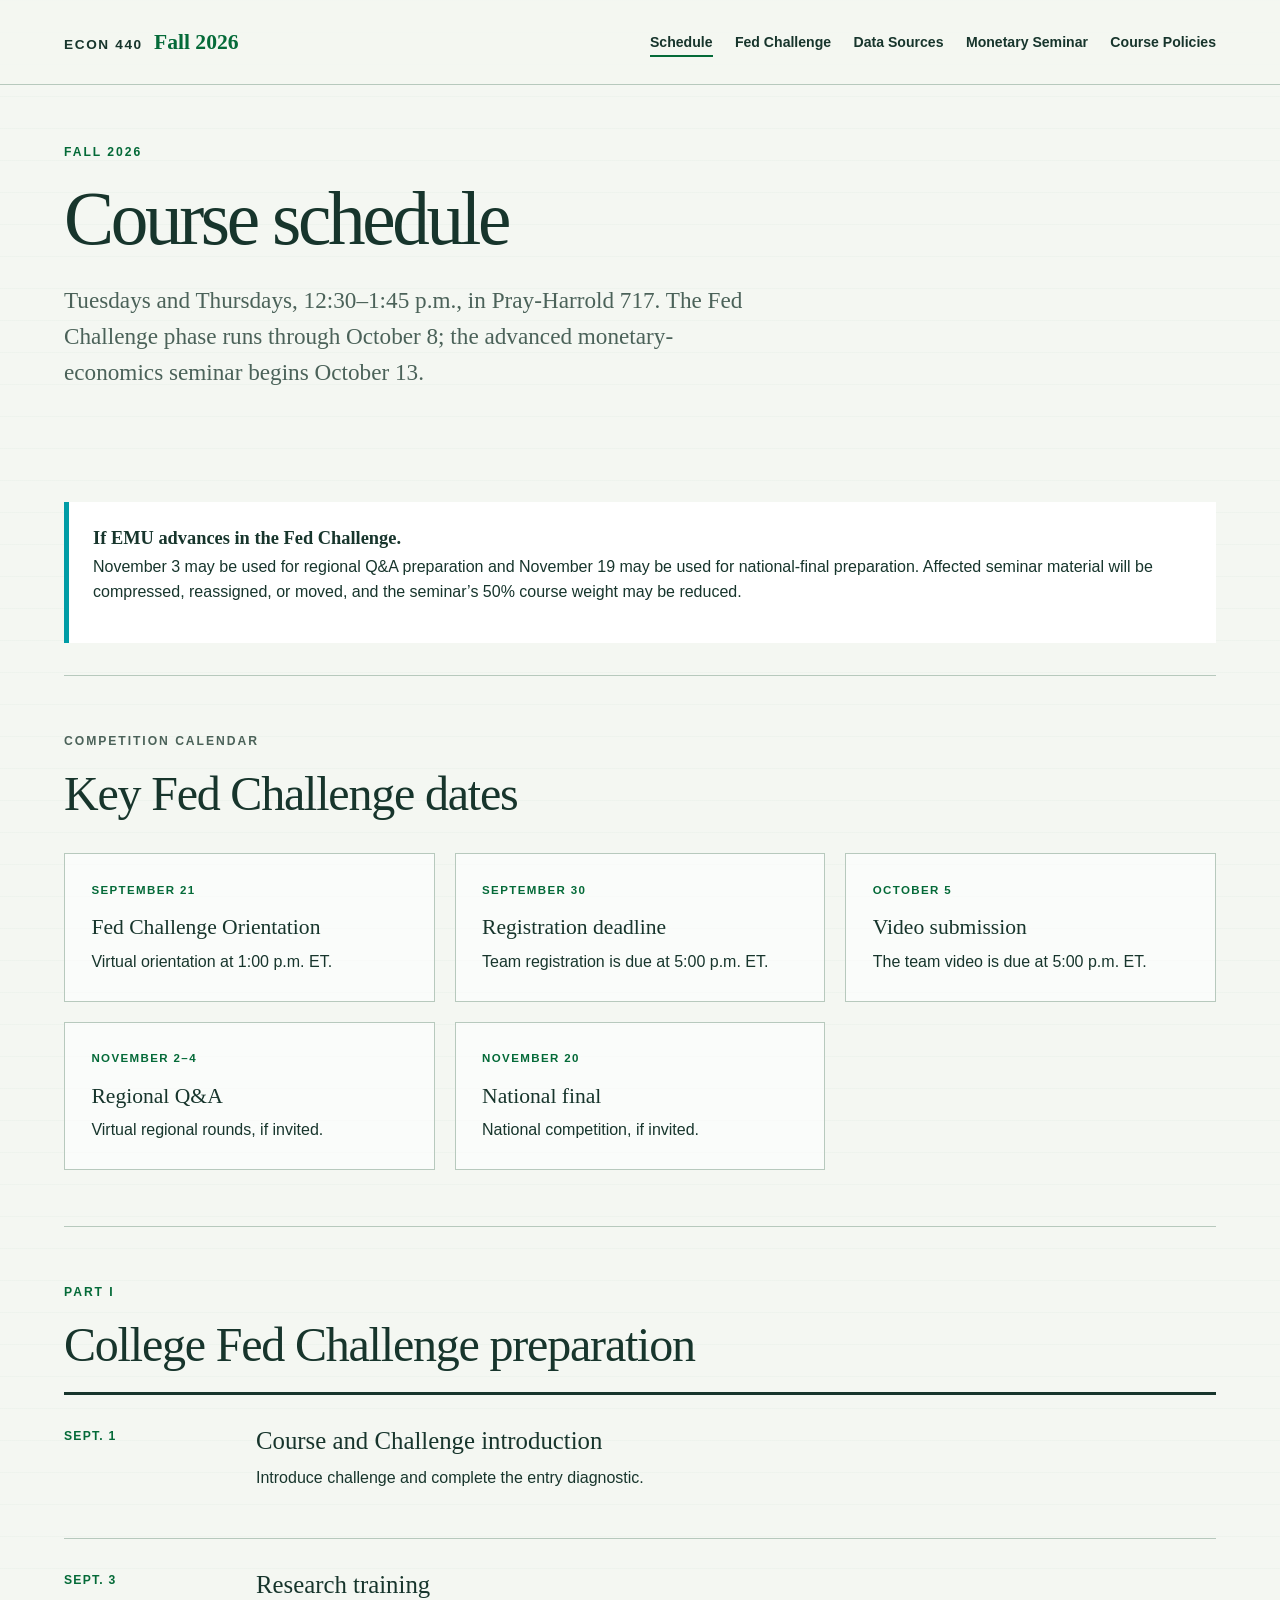
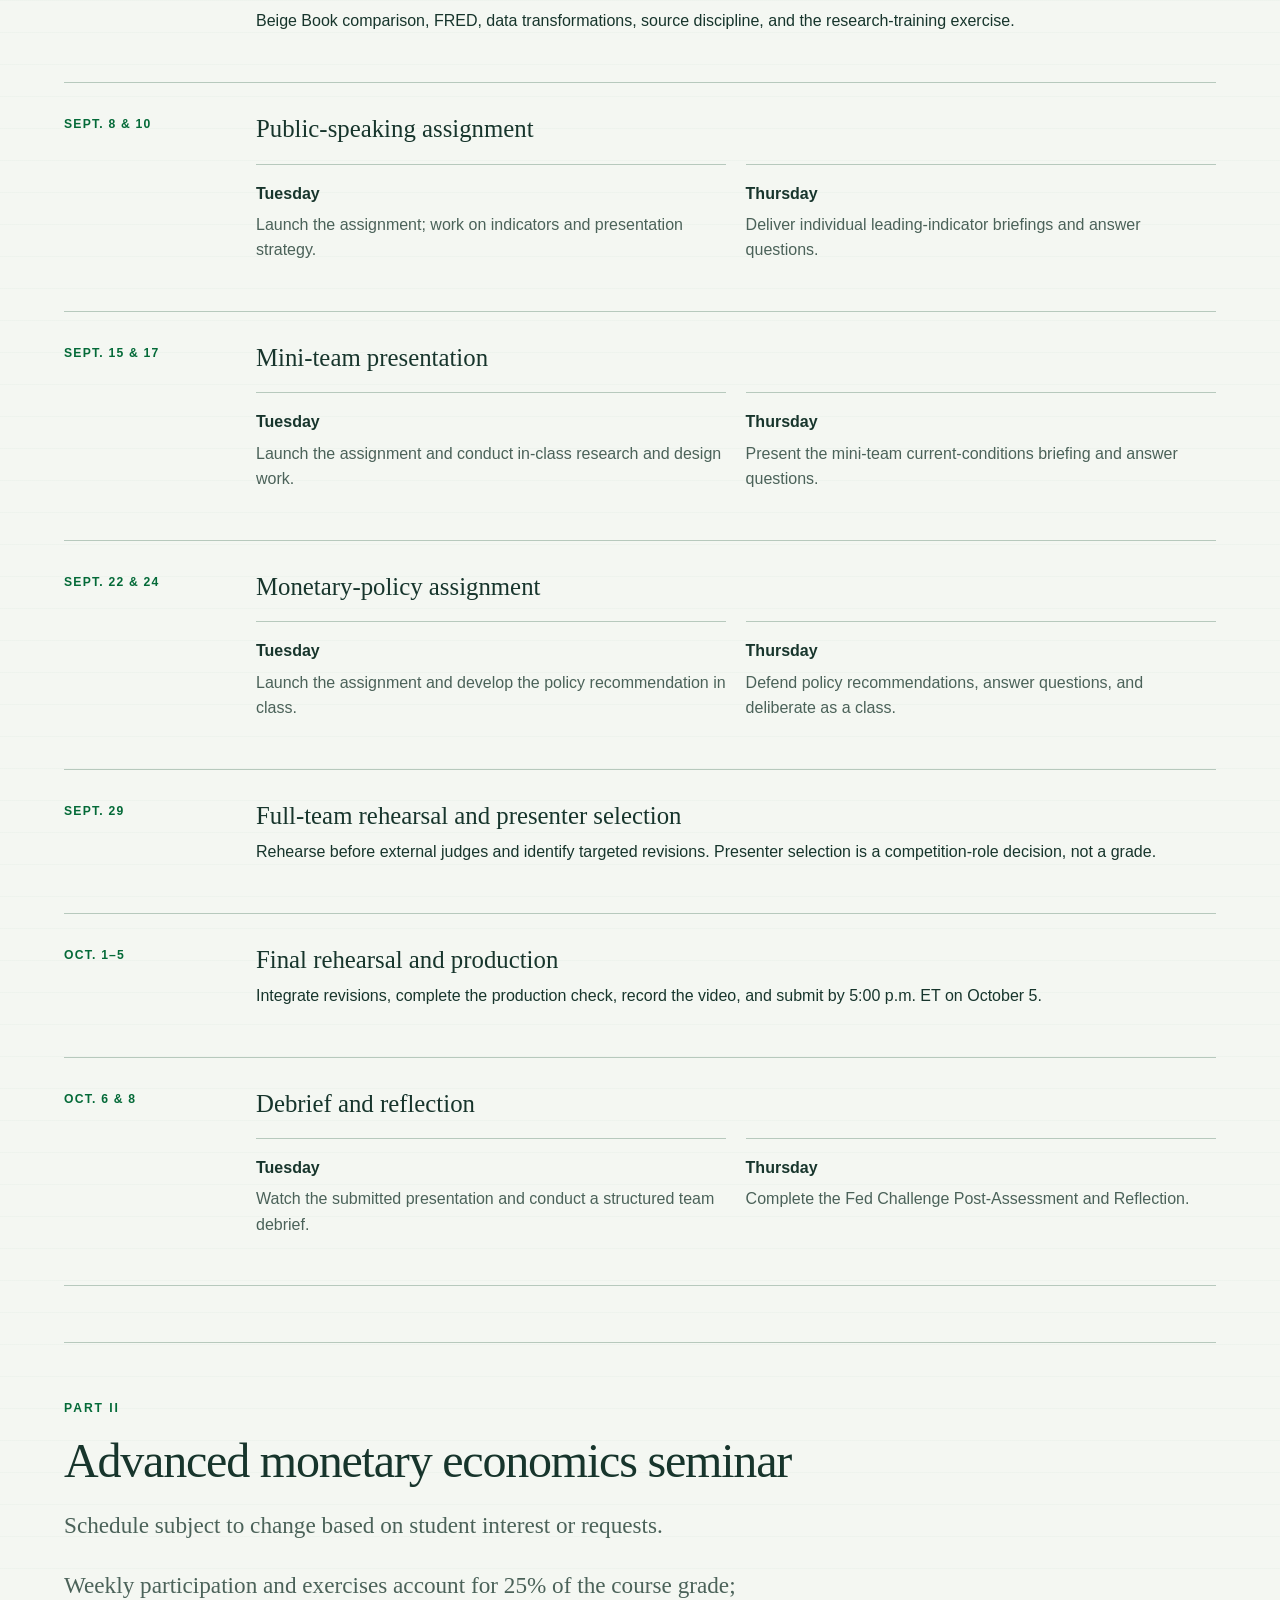
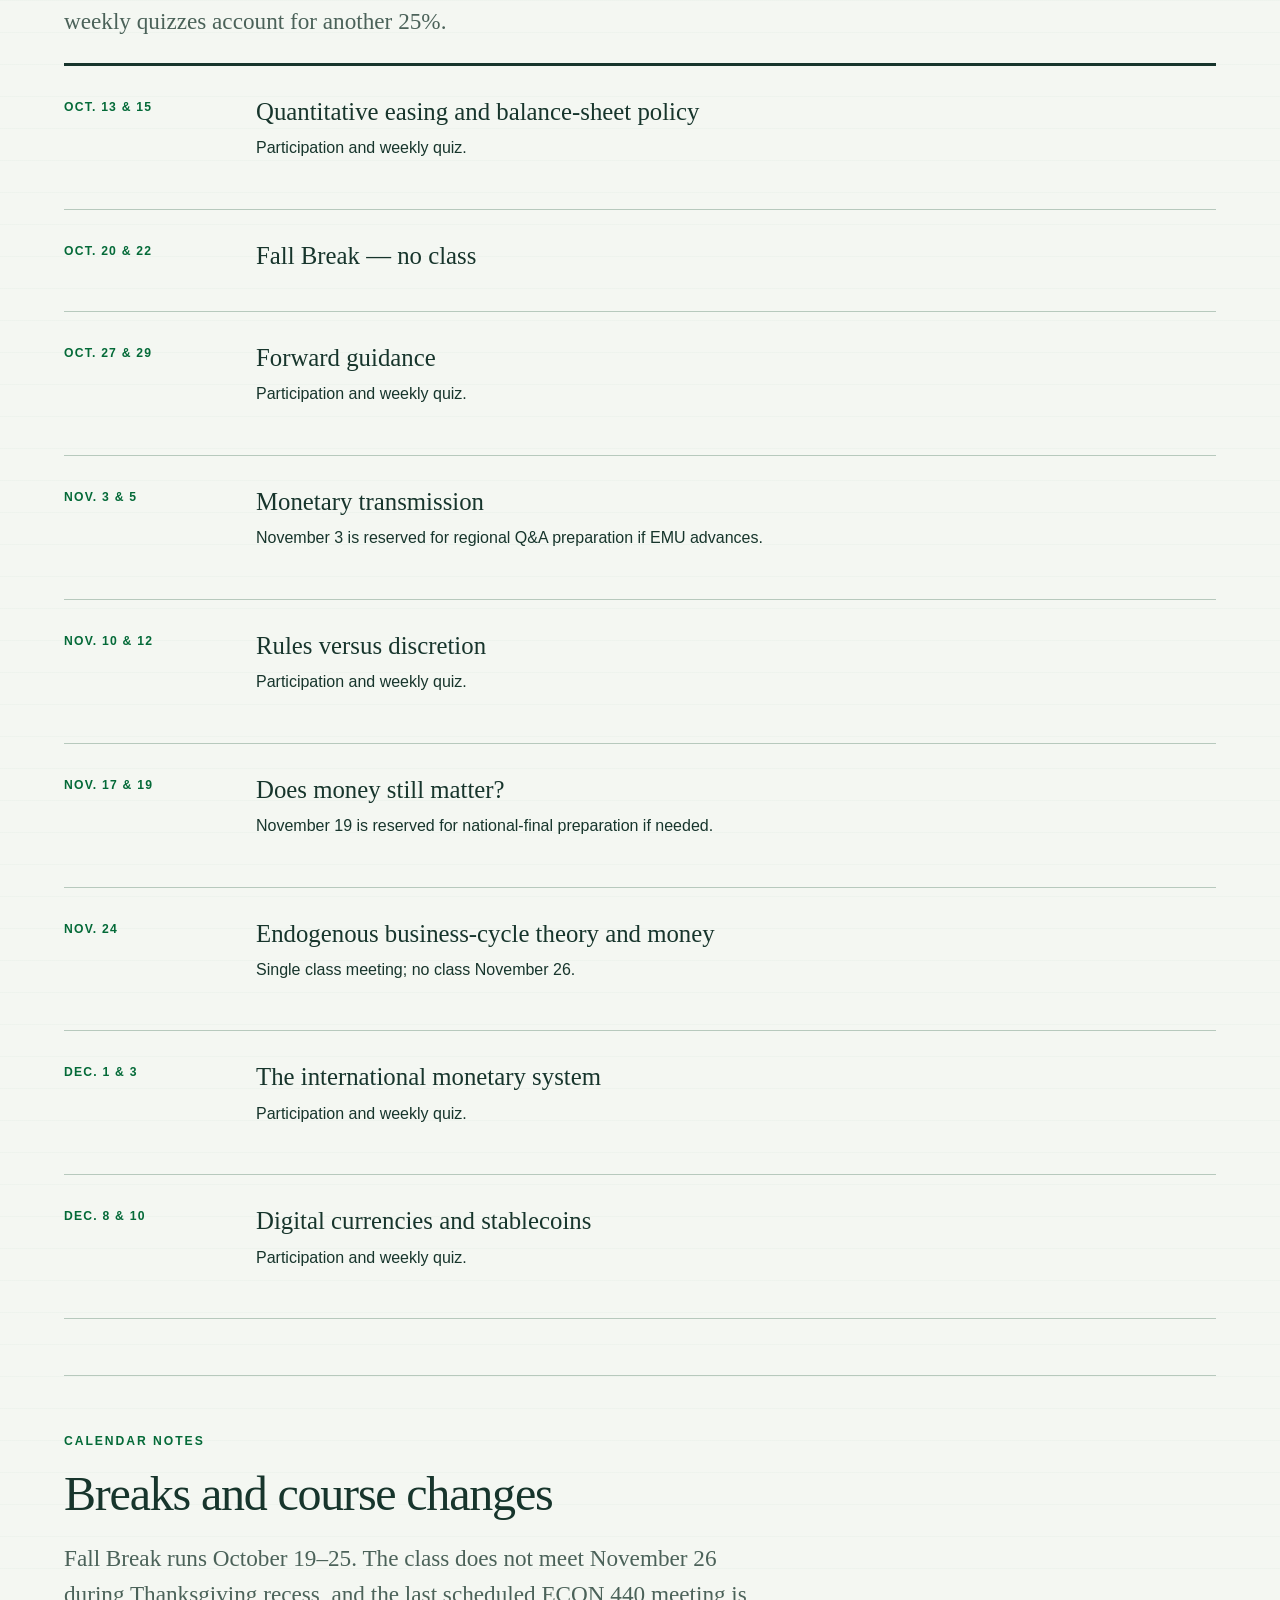
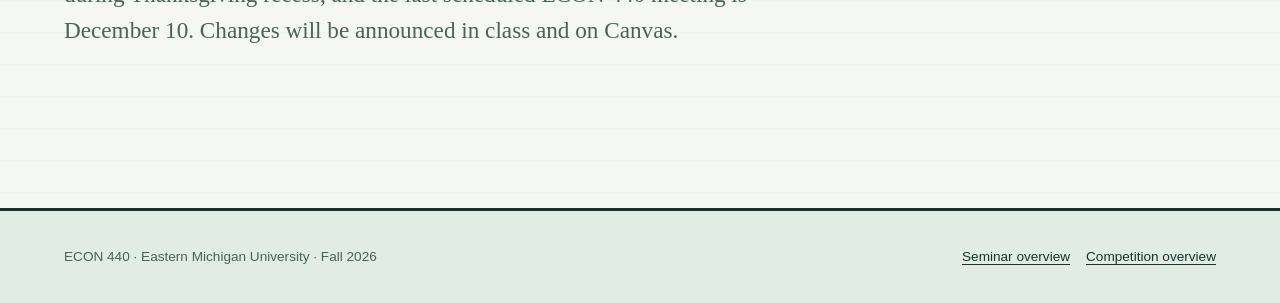
<file: docs/schedule.html>
<!doctype html>
<html lang="en">
  <head>
    <meta charset="utf-8">
    <meta name="viewport" content="width=device-width, initial-scale=1">
    <meta name="description" content="ECON 440 Fall 2026 class schedule and College Fed Challenge milestones.">
    <title>Schedule | ECON 440</title>
    <link rel="stylesheet" href="assets/styles.css?v=20260826-1">
    <script src="assets/site.js" defer></script>
  </head>
  <body>
    <a class="skip-link" href="#main">Skip to content</a>
    <header class="site-header">
      <div class="header-inner">
        <a class="course-mark" href="index.html">ECON 440 <span>Fall 2026</span></a>
        <nav class="site-nav" aria-label="Primary">
          <ul>
            <li><a href="schedule.html" aria-current="page">Schedule</a></li>
            <li><a href="fed-challenge.html">Fed Challenge</a></li>
            <li><a href="data.html">Data Sources</a></li>
            <li><a href="seminar.html">Monetary Seminar</a></li>
            <li><a href="policies.html">Course Policies</a></li>
          </ul>
        </nav>
      </div>
    </header>

    <main id="main" class="page-shell">
      <header class="page-intro">
        <p class="eyebrow">Fall 2026</p>
        <h1>Course schedule</h1>
        <p class="lede">
          Tuesdays and Thursdays, 12:30–1:45 p.m., in Pray-Harrold 717. The Fed
          Challenge phase runs through October 8; the advanced monetary-economics
          seminar begins October 13.
        </p>
      </header>

      <div class="notice calm">
        <strong>If EMU advances in the Fed Challenge.</strong>
        <p>
          November 3 may be used for regional Q&amp;A preparation and November 19 may
          be used for national-final preparation. Affected seminar material will be
          compressed, reassigned, or moved, and the seminar’s 50% course weight may
          be reduced.
        </p>
      </div>

      <section class="section" aria-labelledby="milestones">
        <div class="section-heading single">
          <div>
            <p class="eyebrow">Competition calendar</p>
            <h2 id="milestones">Key Fed Challenge dates</h2>
          </div>
        </div>
        <div class="card-grid">
          <article class="card"><p class="kicker">September 21</p><h3>Fed Challenge Orientation</h3><p>Virtual orientation at 1:00 p.m. ET.</p></article>
          <article class="card"><p class="kicker">September 30</p><h3>Registration deadline</h3><p>Team registration is due at 5:00 p.m. ET.</p></article>
          <article class="card"><p class="kicker">October 5</p><h3>Video submission</h3><p>The team video is due at 5:00 p.m. ET.</p></article>
          <article class="card"><p class="kicker">November 2–4</p><h3>Regional Q&amp;A</h3><p>Virtual regional rounds, if invited.</p></article>
          <article class="card"><p class="kicker">November 20</p><h3>National final</h3><p>National competition, if invited.</p></article>
        </div>
      </section>

      <section class="section" aria-labelledby="opening">
        <p class="eyebrow">Part I</p>
        <h2 id="opening">College Fed Challenge preparation</h2>
        <div class="schedule">
          <article class="week"><div class="week-date">Sept. 1</div><div><h3>Course and Challenge introduction</h3><p>Introduce challenge and complete the entry diagnostic.</p></div></article>
          <article class="week"><div class="week-date">Sept. 3</div><div><h3>Research training</h3><p>Beige Book comparison, FRED, data transformations, source discipline, and the research-training exercise.</p></div></article>
          <article class="week"><div class="week-date">Sept. 8 &amp; 10</div><div><h3>Public-speaking assignment</h3><div class="session-grid"><div class="session"><strong>Tuesday</strong><p>Launch the assignment; work on indicators and presentation strategy.</p></div><div class="session"><strong>Thursday</strong><p>Deliver individual leading-indicator briefings and answer questions.</p></div></div></div></article>
          <article class="week"><div class="week-date">Sept. 15 &amp; 17</div><div><h3>Mini-team presentation</h3><div class="session-grid"><div class="session"><strong>Tuesday</strong><p>Launch the assignment and conduct in-class research and design work.</p></div><div class="session"><strong>Thursday</strong><p>Present the mini-team current-conditions briefing and answer questions.</p></div></div></div></article>
          <article class="week"><div class="week-date">Sept. 22 &amp; 24</div><div><h3>Monetary-policy assignment</h3><div class="session-grid"><div class="session"><strong>Tuesday</strong><p>Launch the assignment and develop the policy recommendation in class.</p></div><div class="session"><strong>Thursday</strong><p>Defend policy recommendations, answer questions, and deliberate as a class.</p></div></div></div></article>
          <article class="week"><div class="week-date">Sept. 29</div><div><h3>Full-team rehearsal and presenter selection</h3><p>Rehearse before external judges and identify targeted revisions. Presenter selection is a competition-role decision, not a grade.</p></div></article>
          <article class="week"><div class="week-date">Oct. 1–5</div><div><h3>Final rehearsal and production</h3><p>Integrate revisions, complete the production check, record the video, and submit by 5:00 p.m. ET on October 5.</p></div></article>
          <article class="week"><div class="week-date">Oct. 6 &amp; 8</div><div><h3>Debrief and reflection</h3><div class="session-grid"><div class="session"><strong>Tuesday</strong><p>Watch the submitted presentation and conduct a structured team debrief.</p></div><div class="session"><strong>Thursday</strong><p>Complete the Fed Challenge Post-Assessment and Reflection.</p></div></div></div></article>
        </div>
      </section>

      <section class="section" aria-labelledby="second-half">
        <p class="eyebrow">Part II</p>
        <h2 id="second-half">Advanced monetary economics seminar</h2>
        <p class="lede">Schedule subject to change based on student interest or requests.</p>
        <p class="lede">Weekly participation and exercises account for 25% of the course grade; weekly quizzes account for another 25%.</p>
        <div class="schedule">
          <article class="week"><div class="week-date">Oct. 13 &amp; 15</div><div><h3>Quantitative easing and balance-sheet policy</h3><p>Participation and weekly quiz.</p></div></article>
          <article class="week"><div class="week-date">Oct. 20 &amp; 22</div><div><h3>Fall Break — no class</h3></div></article>
          <article class="week"><div class="week-date">Oct. 27 &amp; 29</div><div><h3>Forward guidance</h3><p>Participation and weekly quiz.</p></div></article>
          <article class="week"><div class="week-date">Nov. 3 &amp; 5</div><div><h3>Monetary transmission</h3><p>November 3 is reserved for regional Q&amp;A preparation if EMU advances.</p></div></article>
          <article class="week"><div class="week-date">Nov. 10 &amp; 12</div><div><h3>Rules versus discretion</h3><p>Participation and weekly quiz.</p></div></article>
          <article class="week"><div class="week-date">Nov. 17 &amp; 19</div><div><h3>Does money still matter?</h3><p>November 19 is reserved for national-final preparation if needed.</p></div></article>
          <article class="week"><div class="week-date">Nov. 24</div><div><h3>Endogenous business-cycle theory and money</h3><p>Single class meeting; no class November 26.</p></div></article>
          <article class="week"><div class="week-date">Dec. 1 &amp; 3</div><div><h3>The international monetary system</h3><p>Participation and weekly quiz.</p></div></article>
          <article class="week"><div class="week-date">Dec. 8 &amp; 10</div><div><h3>Digital currencies and stablecoins</h3><p>Participation and weekly quiz.</p></div></article>
        </div>
      </section>

      <section class="section" aria-labelledby="notes">
        <p class="eyebrow">Calendar notes</p>
        <h2 id="notes">Breaks and course changes</h2>
        <p class="lede">
          Fall Break runs October 19–25. The class does not meet November 26 during
          Thanksgiving recess, and the last scheduled ECON 440 meeting is December 10.
          Changes will be announced in class and on Canvas.
        </p>
      </section>
    </main>

    <footer class="site-footer"><div class="site-footer-inner"><p>ECON 440 · Eastern Michigan University · Fall 2026</p><div class="footer-links"><a href="seminar.html">Seminar overview</a><a href="https://www.federalreserve.gov/aboutthefed/educational-tools/college-fed-challenge-overview.htm">Competition overview</a></div></div></footer>
  </body>
</html>
</file>
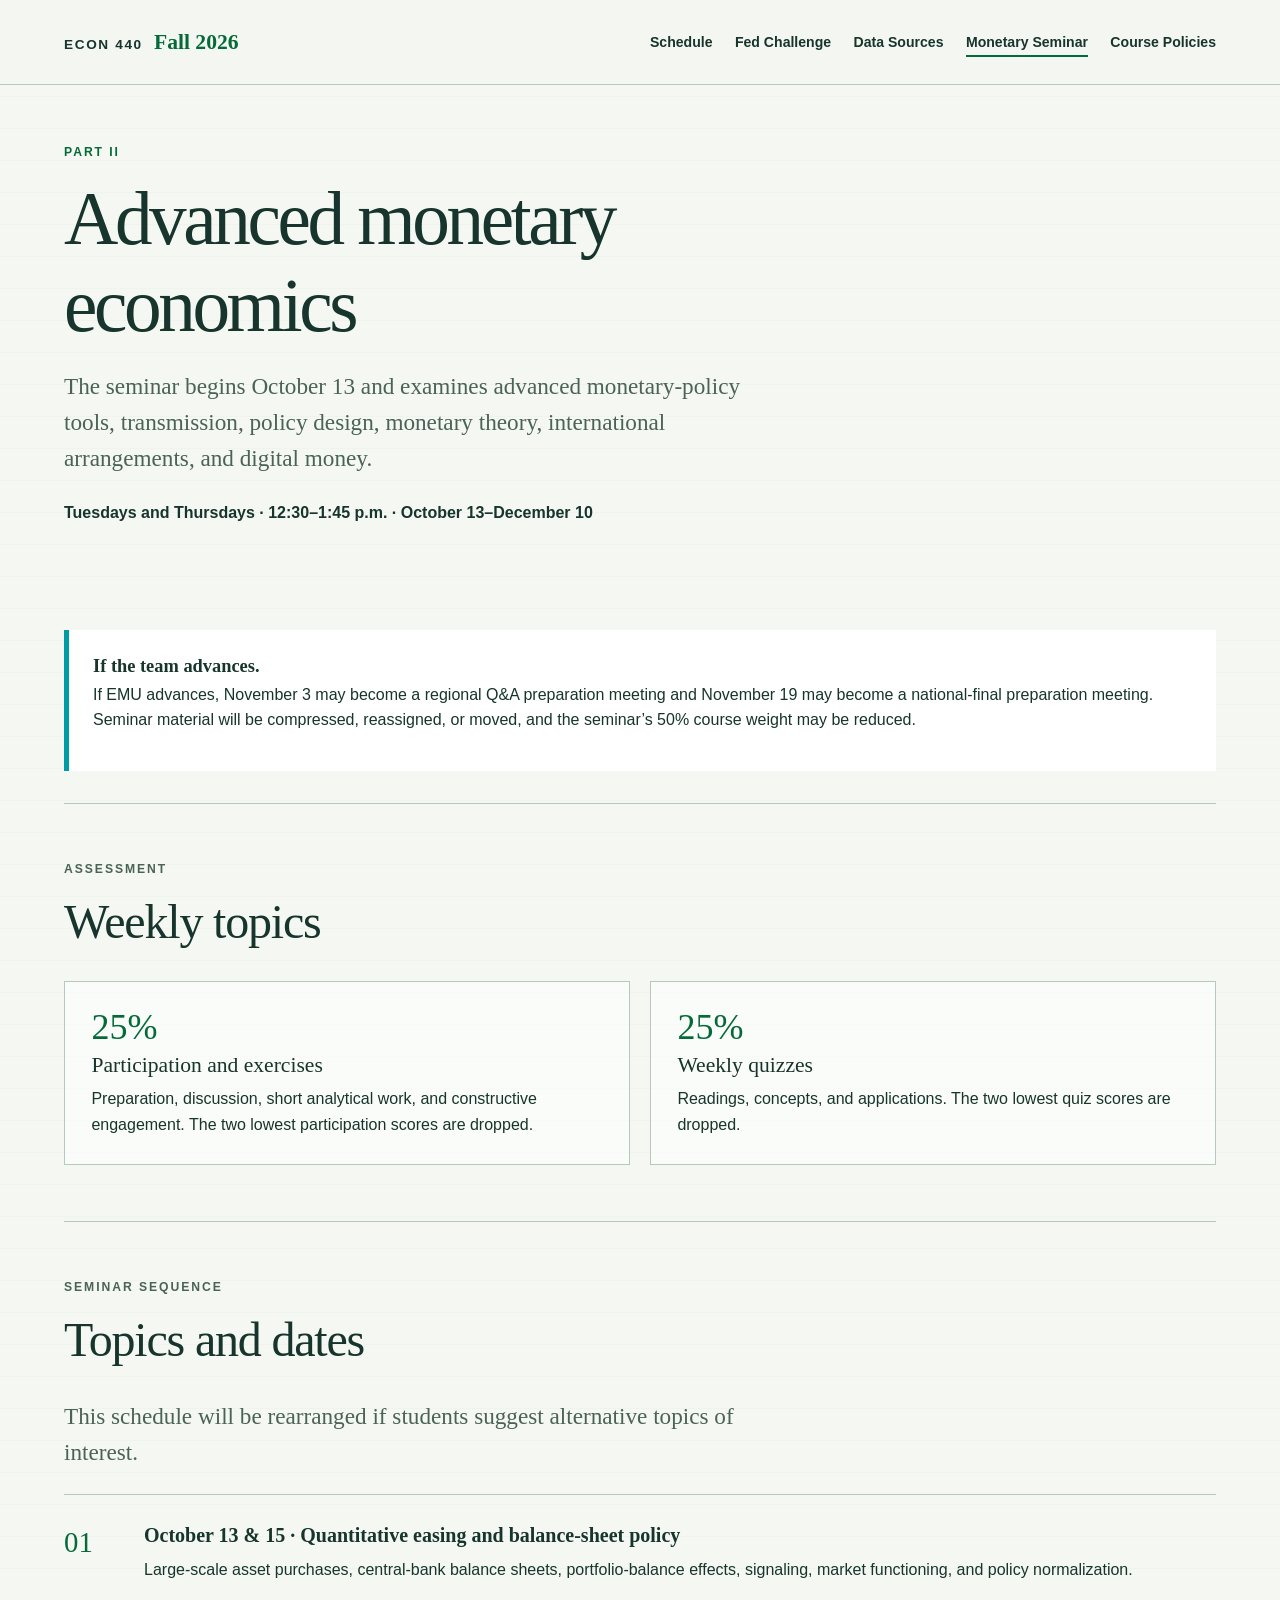
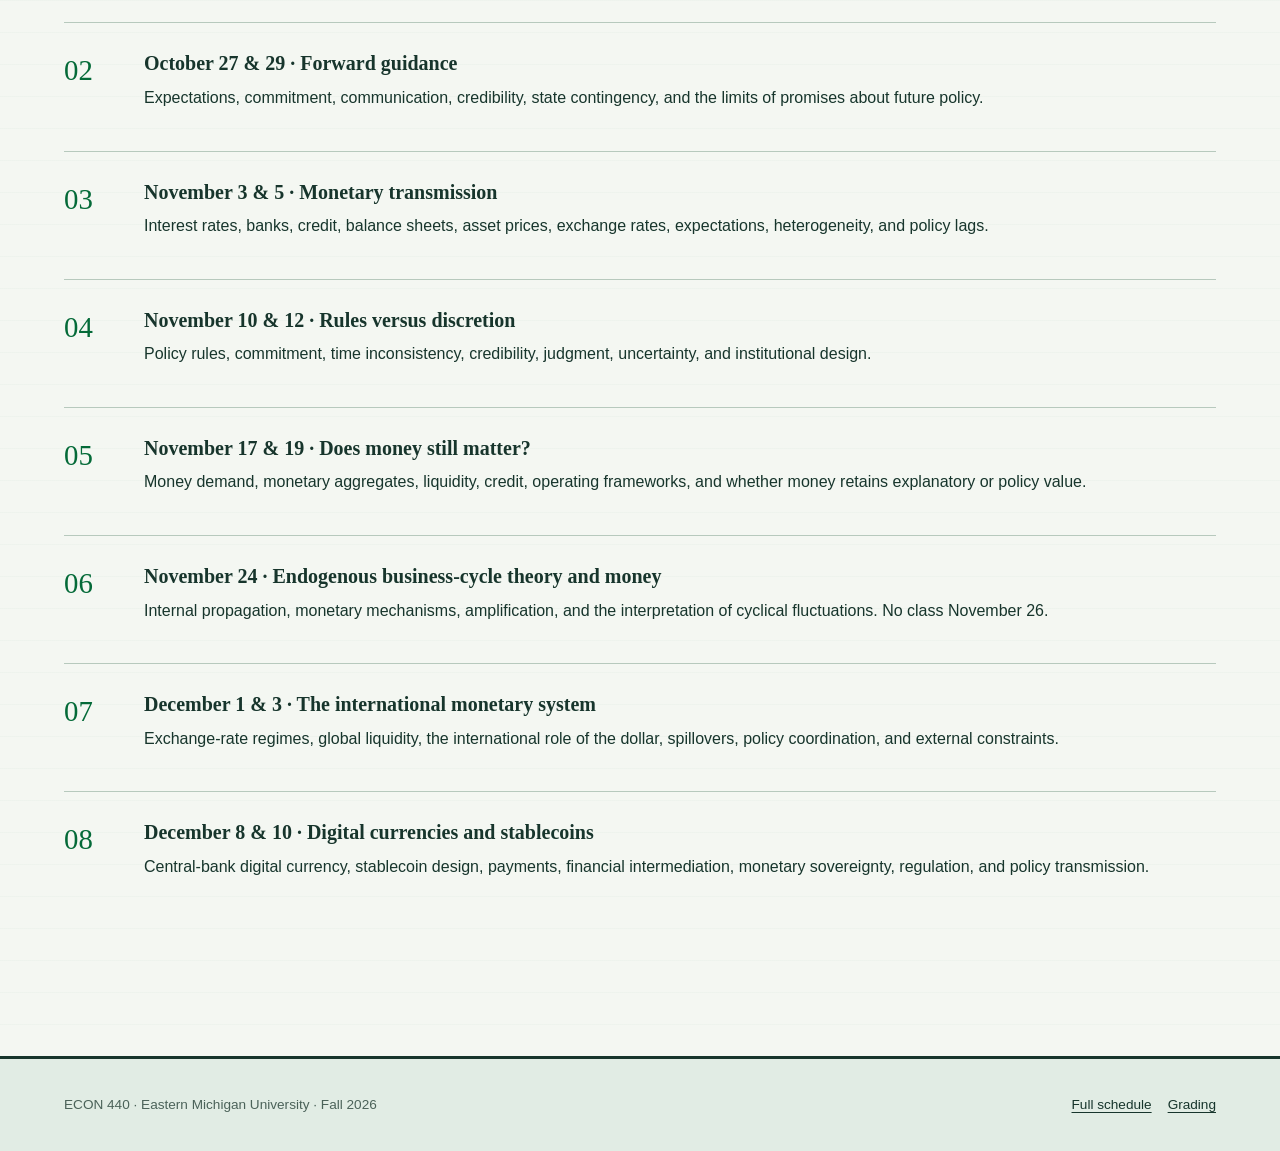
<file: docs/seminar.html>
<!doctype html>
<html lang="en">
  <head>
    <meta charset="utf-8">
    <meta name="viewport" content="width=device-width, initial-scale=1">
    <meta name="description" content="Advanced monetary economics seminar topics and assessments for ECON 440.">
    <title>Monetary Economics | ECON 440</title>
    <link rel="stylesheet" href="assets/styles.css?v=20260826-1">
    <script src="assets/site.js" defer></script>
  </head>
  <body>
    <a class="skip-link" href="#main">Skip to content</a>
    <header class="site-header"><div class="header-inner"><a class="course-mark" href="index.html">ECON 440 <span>Fall 2026</span></a><nav class="site-nav" aria-label="Primary"><ul><li><a href="schedule.html">Schedule</a></li><li><a href="fed-challenge.html">Fed Challenge</a></li><li><a href="data.html">Data Sources</a></li><li><a href="seminar.html" aria-current="page">Monetary Seminar</a></li><li><a href="policies.html">Course Policies</a></li></ul></nav></div></header>

    <main id="main" class="page-shell">
      <header class="page-intro">
        <p class="eyebrow">Part II</p>
        <h1>Advanced monetary economics</h1>
        <p class="lede">The seminar begins October 13 and examines advanced monetary-policy tools, transmission, policy design, monetary theory, international arrangements, and digital money.</p>
        <p><strong>Tuesdays and Thursdays · 12:30–1:45 p.m. · October 13–December 10</strong></p>
      </header>

      <div class="notice calm"><strong>If the team advances.</strong><p>If EMU advances, November 3 may become a regional Q&amp;A preparation meeting and November 19 may become a national-final preparation meeting. Seminar material will be compressed, reassigned, or moved, and the seminar’s 50% course weight may be reduced.</p></div>

      <section class="section" aria-labelledby="assessment">
        <div class="section-heading single"><div><p class="eyebrow">Assessment</p><h2 id="assessment">Weekly topics</h2></div></div>
        <div class="card-grid two">
          <article class="card"><span class="metric">25%</span><h3>Participation and exercises</h3><p>Preparation, discussion, short analytical work, and constructive engagement. The two lowest participation scores are dropped.</p></article>
          <article class="card"><span class="metric">25%</span><h3>Weekly quizzes</h3><p>Readings, concepts, and applications. The two lowest quiz scores are dropped.</p></article>
        </div>
      </section>

      <section class="section" aria-labelledby="topics">
        <div class="section-heading single"><div><p class="eyebrow">Seminar sequence</p><h2 id="topics">Topics and dates</h2></div></div>
        <p class="lede">This schedule will be rearranged if students suggest alternative topics of interest.</p>
        <ol class="module-list">
          <li><div><strong>October 13 &amp; 15 · Quantitative easing and balance-sheet policy</strong><p>Large-scale asset purchases, central-bank balance sheets, portfolio-balance effects, signaling, market functioning, and policy normalization.</p></div></li>
          <li><div><strong>October 27 &amp; 29 · Forward guidance</strong><p>Expectations, commitment, communication, credibility, state contingency, and the limits of promises about future policy.</p></div></li>
          <li><div><strong>November 3 &amp; 5 · Monetary transmission</strong><p>Interest rates, banks, credit, balance sheets, asset prices, exchange rates, expectations, heterogeneity, and policy lags.</p></div></li>
          <li><div><strong>November 10 &amp; 12 · Rules versus discretion</strong><p>Policy rules, commitment, time inconsistency, credibility, judgment, uncertainty, and institutional design.</p></div></li>
          <li><div><strong>November 17 &amp; 19 · Does money still matter?</strong><p>Money demand, monetary aggregates, liquidity, credit, operating frameworks, and whether money retains explanatory or policy value.</p></div></li>
          <li><div><strong>November 24 · Endogenous business-cycle theory and money</strong><p>Internal propagation, monetary mechanisms, amplification, and the interpretation of cyclical fluctuations. No class November 26.</p></div></li>
          <li><div><strong>December 1 &amp; 3 · The international monetary system</strong><p>Exchange-rate regimes, global liquidity, the international role of the dollar, spillovers, policy coordination, and external constraints.</p></div></li>
          <li><div><strong>December 8 &amp; 10 · Digital currencies and stablecoins</strong><p>Central-bank digital currency, stablecoin design, payments, financial intermediation, monetary sovereignty, regulation, and policy transmission.</p></div></li>
        </ol>
      </section>
    </main>

    <footer class="site-footer"><div class="site-footer-inner"><p>ECON 440 · Eastern Michigan University · Fall 2026</p><div class="footer-links"><a href="schedule.html">Full schedule</a><a href="policies.html#grading">Grading</a></div></div></footer>
  </body>
</html>
</file>
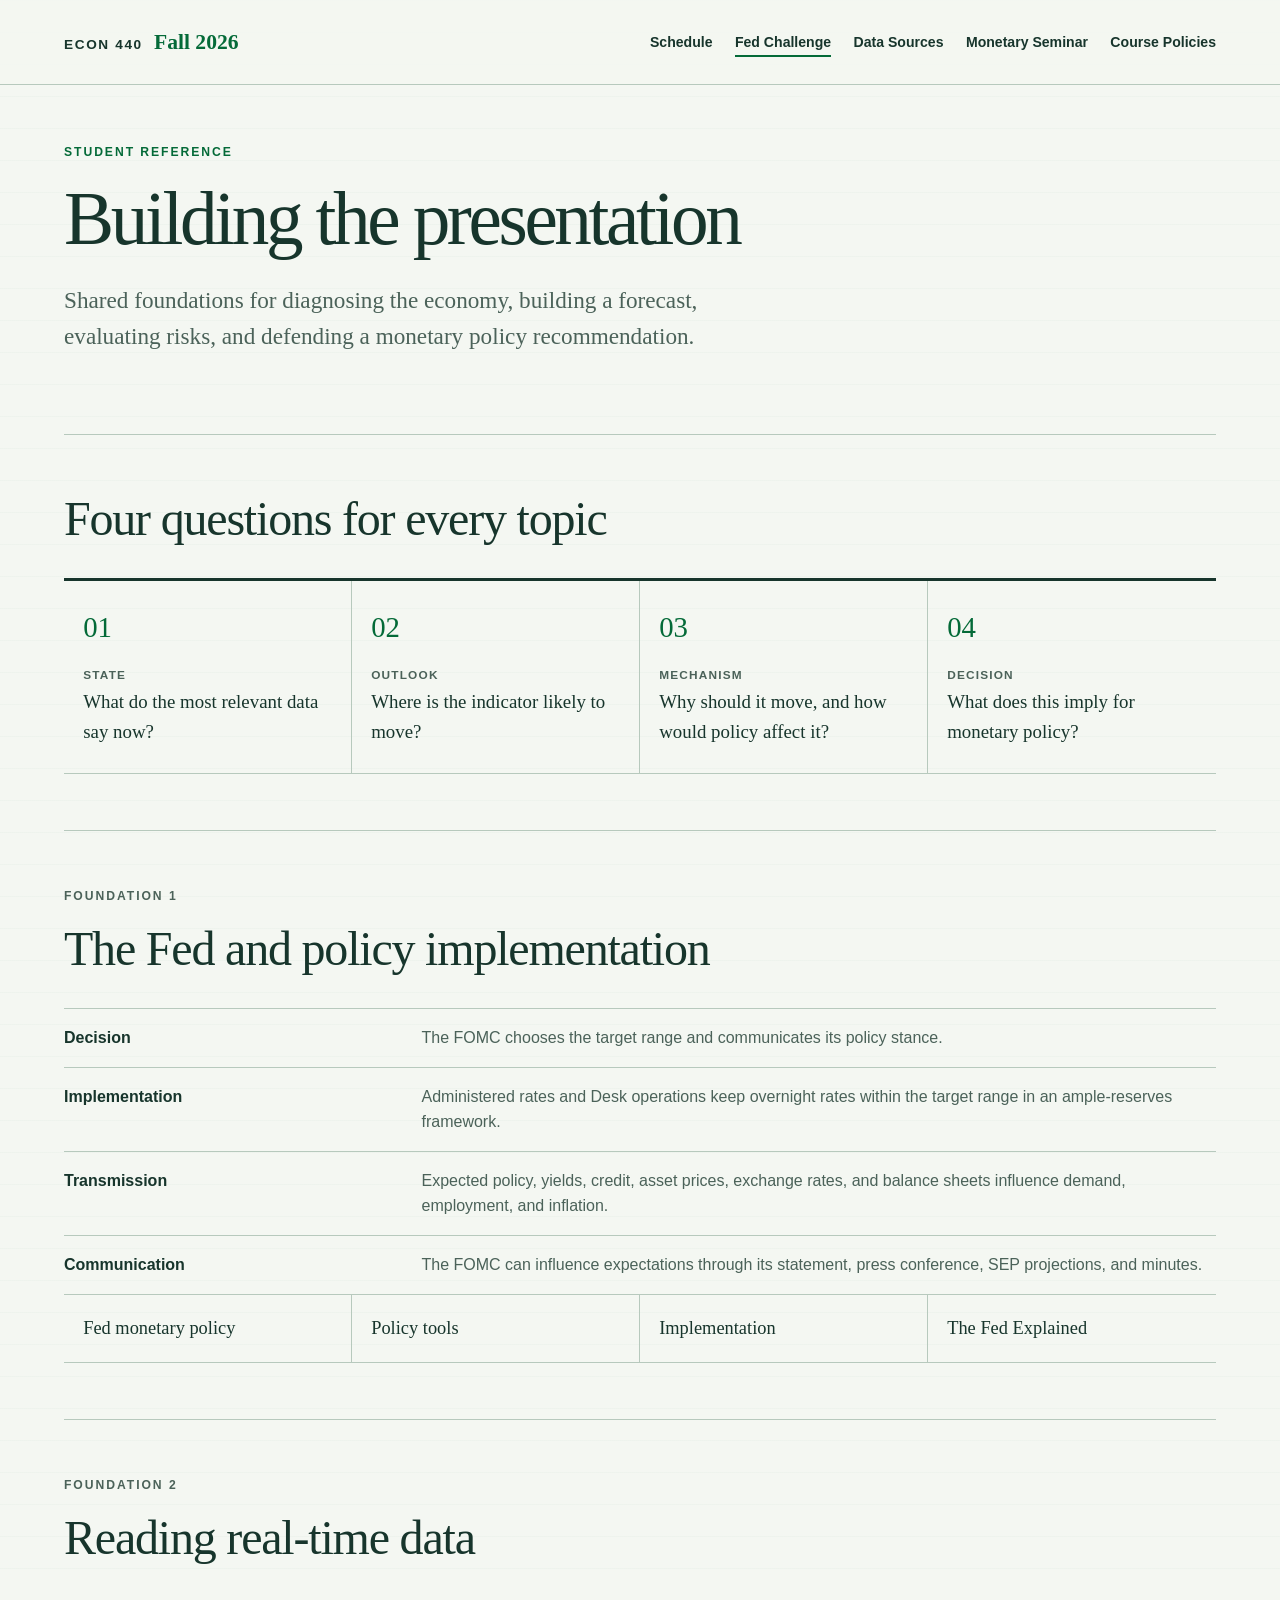
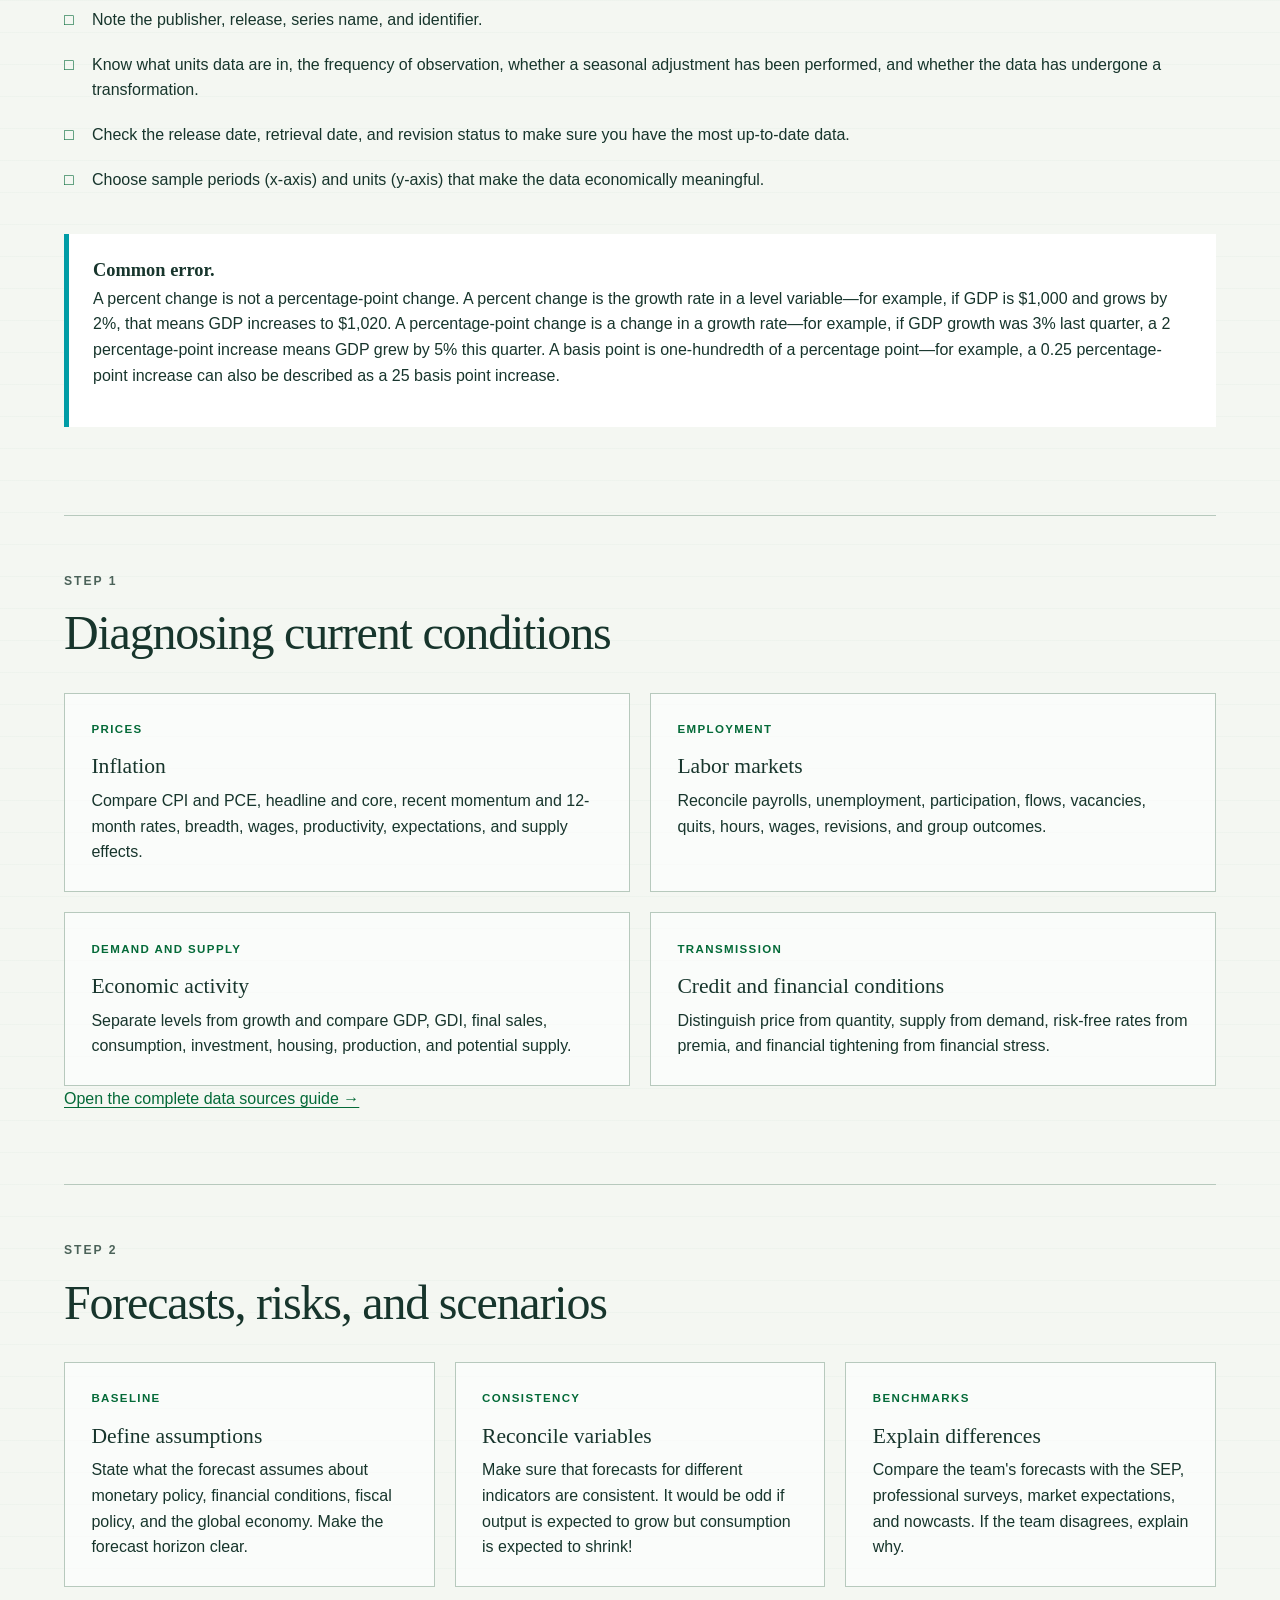
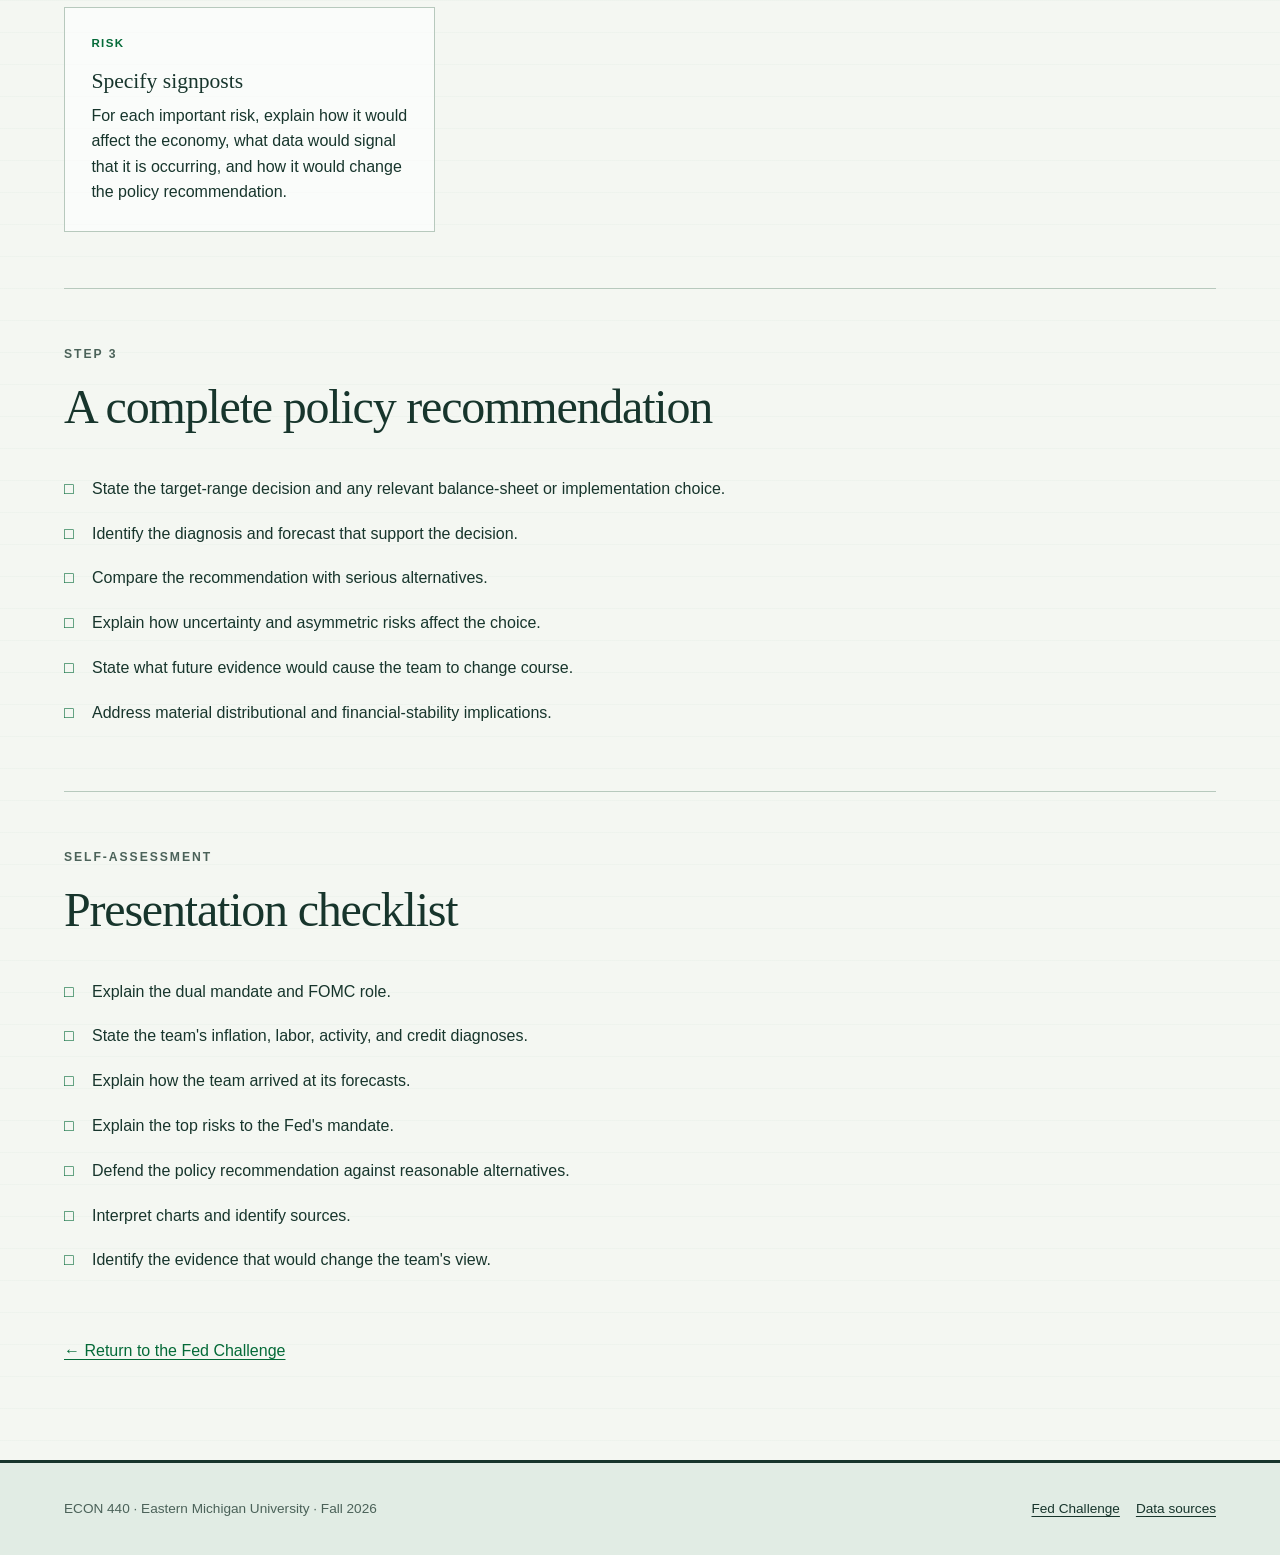
<file: docs/study-guide.html>
<!doctype html>
<html lang="en">
  <head>
    <meta charset="utf-8">
    <meta name="viewport" content="width=device-width, initial-scale=1">
    <meta name="description" content="Guidance for building the ECON 440 College Fed Challenge presentation.">
    <title>Building the Presentation | ECON 440</title>
    <link rel="stylesheet" href="assets/styles.css?v=20260826-1">
    <script src="assets/site.js" defer></script>
  </head>
  <body>
    <a class="skip-link" href="#main">Skip to content</a>
    <header class="site-header">
      <div class="header-inner">
        <a class="course-mark" href="index.html">ECON 440 <span>Fall 2026</span></a>
        <nav class="site-nav" aria-label="Primary">
          <ul>
            <li><a href="schedule.html">Schedule</a></li>
            <li><a href="fed-challenge.html" aria-current="page">Fed Challenge</a></li>
            <li><a href="data.html">Data Sources</a></li>
            <li><a href="seminar.html">Monetary Seminar</a></li>
            <li><a href="policies.html">Course Policies</a></li>
          </ul>
        </nav>
      </div>
    </header>

    <main id="main" class="page-shell">
      <header class="page-intro">
        <p class="eyebrow">Student reference</p>
        <h1>Building the presentation</h1>
        <p class="lede">
          Shared foundations for diagnosing the economy, building a forecast,
          evaluating risks, and defending a monetary policy recommendation.
        </p>
      </header>

      <section id="policy-problem" class="section" aria-labelledby="problem">
        <div class="section-heading single">
          <div>
            <h2 id="problem">Four questions for every topic</h2>
          </div>
        </div>
        <div class="phase-rail">
          <article class="phase">
            <span class="number">01</span>
            <span class="phase-date">State</span>
            <strong>What do the most relevant data say now?</strong>
          </article>
          <article class="phase">
            <span class="number">02</span>
            <span class="phase-date">Outlook</span>
            <strong>Where is the indicator likely to move?</strong>
          </article>
          <article class="phase">
            <span class="number">03</span>
            <span class="phase-date">Mechanism</span>
            <strong>Why should it move, and how would policy affect it?</strong>
          </article>
          <article class="phase">
            <span class="number">04</span>
            <span class="phase-date">Decision</span>
            <strong>What does this imply for monetary policy?</strong>
          </article>
        </div>
      </section>

      <section class="section" aria-labelledby="fed">
        <div class="section-heading single">
          <div>
            <p class="eyebrow">Foundation 1</p>
            <h2 id="fed">The Fed and policy implementation</h2>
          </div>
        </div>
        <dl class="definition-list">
          <dt>Decision</dt>
          <dd>The FOMC chooses the target range and communicates its policy stance.</dd>
          <dt>Implementation</dt>
          <dd>Administered rates and Desk operations keep overnight rates within the target range in an ample-reserves framework.</dd>
          <dt>Transmission</dt>
          <dd>Expected policy, yields, credit, asset prices, exchange rates, and balance sheets influence demand, employment, and inflation.</dd>
          <dt>Communication</dt>
          <dd>The FOMC can influence expectations through its statement, press conference, SEP projections, and minutes.</dd>
        </dl>
        <ul class="source-list">
          <li><a href="https://www.federalreserve.gov/monetarypolicy.htm">Fed monetary policy</a></li>
          <li><a href="https://www.federalreserve.gov/monetarypolicy/policytools.htm">Policy tools</a></li>
          <li><a href="https://www.newyorkfed.org/markets/domestic-market-operations/monetary-policy-implementation">Implementation</a></li>
          <li><a href="https://www.federalreserve.gov/aboutthefed/the-fed-explained.htm">The Fed Explained</a></li>
        </ul>
      </section>

      <section class="section" aria-labelledby="data-reading">
        <div class="section-heading single">
          <div>
            <p class="eyebrow">Foundation 2</p>
            <h2 id="data-reading">Reading real-time data</h2>
          </div>
        </div>
        <ul class="check-list">
          <li>Note the publisher, release, series name, and identifier.</li>
          <li>Know what units data are in, the frequency of observation, whether a seasonal adjustment has been performed, and whether the data has undergone a transformation.</li>
          <li>Check the release date, retrieval date, and revision status to make sure you have the most up-to-date data.</li>
          <li>Choose sample periods (x-axis) and units (y-axis) that make the data economically meaningful.</li>
        </ul>
        <div class="notice calm">
          <strong>Common error.</strong>
          <p>
            A percent change is not a percentage-point change. A percent change is the
            growth rate in a level variable—for example, if GDP is $1,000 and grows by
            2%, that means GDP increases to $1,020. A percentage-point change is a
            change in a growth rate—for example, if GDP growth was 3% last quarter, a
            2 percentage-point increase means GDP grew by 5% this quarter. A basis
            point is one-hundredth of a percentage point—for example, a 0.25
            percentage-point increase can also be described as a 25 basis point increase.
          </p>
        </div>
      </section>

      <section class="section" aria-labelledby="conditions">
        <div class="section-heading single">
          <div>
            <p class="eyebrow">Step 1</p>
            <h2 id="conditions">Diagnosing current conditions</h2>
          </div>
        </div>
        <div class="card-grid two">
          <article class="card">
            <p class="kicker">Prices</p>
            <h3>Inflation</h3>
            <p>
              Compare CPI and PCE, headline and core, recent momentum and 12-month
              rates, breadth, wages, productivity, expectations, and supply effects.
            </p>
          </article>
          <article class="card">
            <p class="kicker">Employment</p>
            <h3>Labor markets</h3>
            <p>
              Reconcile payrolls, unemployment, participation, flows, vacancies,
              quits, hours, wages, revisions, and group outcomes.
            </p>
          </article>
          <article class="card">
            <p class="kicker">Demand and supply</p>
            <h3>Economic activity</h3>
            <p>
              Separate levels from growth and compare GDP, GDI, final sales,
              consumption, investment, housing, production, and potential supply.
            </p>
          </article>
          <article class="card">
            <p class="kicker">Transmission</p>
            <h3>Credit and financial conditions</h3>
            <p>
              Distinguish price from quantity, supply from demand, risk-free rates
              from premia, and financial tightening from financial stress.
            </p>
          </article>
        </div>
        <p><a class="text-link" href="data.html">Open the complete data sources guide →</a></p>
      </section>

      <section class="section" aria-labelledby="forecast">
        <div class="section-heading single">
          <div>
            <p class="eyebrow">Step 2</p>
            <h2 id="forecast">Forecasts, risks, and scenarios</h2>
          </div>
        </div>
        <div class="card-grid">
          <article class="card">
            <p class="kicker">Baseline</p>
            <h3>Define assumptions</h3>
            <p>State what the forecast assumes about monetary policy, financial conditions, fiscal policy, and the global economy. Make the forecast horizon clear.</p>
          </article>
          <article class="card">
            <p class="kicker">Consistency</p>
            <h3>Reconcile variables</h3>
            <p>Make sure that forecasts for different indicators are consistent. It would be odd if output is expected to grow but consumption is expected to shrink!</p>
          </article>
          <article class="card">
            <p class="kicker">Benchmarks</p>
            <h3>Explain differences</h3>
            <p>Compare the team's forecasts with the SEP, professional surveys, market expectations, and nowcasts. If the team disagrees, explain why.</p>
          </article>
          <article class="card">
            <p class="kicker">Risk</p>
            <h3>Specify signposts</h3>
            <p>For each important risk, explain how it would affect the economy, what data would signal that it is occurring, and how it would change the policy recommendation.</p>
          </article>
        </div>
      </section>

      <section class="section" aria-labelledby="recommendation">
        <div class="section-heading single">
          <div>
            <p class="eyebrow">Step 3</p>
            <h2 id="recommendation">A complete policy recommendation</h2>
          </div>
        </div>
        <ul class="check-list">
          <li>State the target-range decision and any relevant balance-sheet or implementation choice.</li>
          <li>Identify the diagnosis and forecast that support the decision.</li>
          <li>Compare the recommendation with serious alternatives.</li>
          <li>Explain how uncertainty and asymmetric risks affect the choice.</li>
          <li>State what future evidence would cause the team to change course.</li>
          <li>Address material distributional and financial-stability implications.</li>
        </ul>
      </section>

      <section class="section" aria-labelledby="answer" hidden>
        <div class="section-heading single">
          <div>
            <p class="eyebrow">Oral defense</p>
            <h2 id="answer">Answer, reason, evidence, condition</h2>
          </div>
        </div>
        <div class="phase-rail">
          <article class="phase">
            <span class="number">01</span>
            <span class="phase-date">Answer</span>
            <strong>Give the conclusion first.</strong>
          </article>
          <article class="phase">
            <span class="number">02</span>
            <span class="phase-date">Reason</span>
            <strong>State the central mechanism.</strong>
          </article>
          <article class="phase">
            <span class="number">03</span>
            <span class="phase-date">Evidence</span>
            <strong>Use one or two decisive facts.</strong>
          </article>
          <article class="phase">
            <span class="number">04</span>
            <span class="phase-date">Condition</span>
            <strong>Say what would change the view.</strong>
          </article>
        </div>
        <p><a class="text-link" href="qa-drills.html">Open the Q&amp;A drill bank →</a></p>
      </section>

      <section id="mastery" class="section" aria-labelledby="mastery-heading">
        <div class="section-heading single">
          <div>
            <p class="eyebrow">Self-assessment</p>
            <h2 id="mastery-heading">Presentation checklist</h2>
          </div>
        </div>
        <ul class="check-list">
          <li>Explain the dual mandate and FOMC role.</li>
          <li>State the team's inflation, labor, activity, and credit diagnoses.</li>
          <li>Explain how the team arrived at its forecasts.</li>
          <li>Explain the top risks to the Fed's mandate.</li>
          <li>Defend the policy recommendation against reasonable alternatives.</li>
          <li>Interpret charts and identify sources.</li>
          <li>Identify the evidence that would change the team's view.</li>
        </ul>
      </section>

      <p><a class="text-link" href="fed-challenge.html">← Return to the Fed Challenge</a></p>
    </main>

    <footer class="site-footer">
      <div class="site-footer-inner">
        <p>ECON 440 · Eastern Michigan University · Fall 2026</p>
        <div class="footer-links">
          <a href="fed-challenge.html">Fed Challenge</a>
          <a href="data.html">Data sources</a>
        </div>
      </div>
    </footer>
  </body>
</html>
</file>
<file: docs/assets/styles.css>
:root {
  --ink: #17352c;
  --ink-soft: #4b6259;
  --paper: #f4f7f2;
  --paper-deep: #e1ece4;
  --surface: #ffffff;
  --signal: #046a38;
  --highlight: #97d700;
  --rule: #b7c9bd;
  --success: #009ca6;
  --shadow: 0 16px 42px rgba(4, 106, 56, 0.1);
  --sans: "Segoe UI", Arial, Helvetica, sans-serif;
  --serif: Georgia, "Times New Roman", serif;
  --measure: 72rem;
}

* {
  box-sizing: border-box;
}

html {
  color-scheme: light;
  scroll-behavior: smooth;
}

body {
  margin: 0;
  color: var(--ink);
  background:
    linear-gradient(rgba(4, 106, 56, 0.025) 1px, transparent 1px),
    var(--paper);
  background-size: 100% 2rem;
  font-family: var(--sans);
  line-height: 1.6;
}

a {
  color: var(--signal);
  text-underline-offset: 0.2em;
}

a:hover {
  color: #024a27;
}

a:focus-visible,
button:focus-visible {
  outline: 3px solid var(--signal);
  outline-offset: 3px;
}

img {
  max-width: 100%;
}

.skip-link {
  position: absolute;
  top: -10rem;
  left: 1rem;
  z-index: 100;
  padding: 0.7rem 1rem;
  color: var(--surface);
  background: var(--ink);
}

.skip-link:focus {
  top: 1rem;
}

.site-header {
  border-bottom: 1px solid var(--rule);
  background: rgba(244, 247, 242, 0.96);
}

.header-inner,
.page-shell,
.site-footer-inner {
  width: min(calc(100% - 2.5rem), var(--measure));
  margin-inline: auto;
}

.header-inner {
  display: flex;
  align-items: center;
  justify-content: space-between;
  min-height: 5.25rem;
  gap: 2rem;
}

.course-mark {
  display: inline-flex;
  align-items: baseline;
  gap: 0.7rem;
  color: var(--ink);
  font-size: 0.85rem;
  font-weight: 700;
  letter-spacing: 0.12em;
  text-decoration: none;
  text-transform: uppercase;
}

.course-mark span {
  color: var(--signal);
  font-family: var(--serif);
  font-size: 1.35rem;
  letter-spacing: 0;
  text-transform: none;
}

.site-nav ul {
  display: flex;
  align-items: center;
  gap: 1.4rem;
  margin: 0;
  padding: 0;
  list-style: none;
}

.site-nav a {
  position: relative;
  color: var(--ink);
  font-size: 0.88rem;
  font-weight: 650;
  text-decoration: none;
}

.site-nav a::after {
  position: absolute;
  right: 0;
  bottom: -0.45rem;
  left: 0;
  height: 2px;
  background: var(--signal);
  content: "";
  transform: scaleX(0);
  transform-origin: right;
  transition: transform 180ms ease;
}

.site-nav a:hover::after,
.site-nav a[aria-current="page"]::after {
  transform: scaleX(1);
  transform-origin: left;
}

.page-shell {
  padding-block: 3.6rem 5rem;
}

.eyebrow {
  margin: 0 0 0.9rem;
  color: var(--signal);
  font-size: 0.76rem;
  font-weight: 750;
  letter-spacing: 0.16em;
  text-transform: uppercase;
}

h1,
h2,
h3 {
  margin-top: 0;
  color: var(--ink);
  font-family: var(--serif);
  font-weight: 500;
  line-height: 1.15;
}

h1 {
  max-width: 15ch;
  margin-bottom: 1.25rem;
  font-size: clamp(2.8rem, 7vw, 5.6rem);
  letter-spacing: -0.045em;
}

h2 {
  margin-bottom: 1.25rem;
  font-size: clamp(1.9rem, 4vw, 3rem);
  letter-spacing: -0.025em;
}

h3 {
  margin-bottom: 0.55rem;
  font-size: 1.35rem;
}

p {
  margin-top: 0;
}

.lede {
  max-width: 44rem;
  color: var(--ink-soft);
  font-family: var(--serif);
  font-size: clamp(1.18rem, 2vw, 1.45rem);
  line-height: 1.55;
}

.hero {
  display: grid;
  grid-template-columns: minmax(0, 1.65fr) minmax(18rem, 0.65fr);
  gap: clamp(2rem, 6vw, 6.5rem);
  align-items: end;
  padding-bottom: 4rem;
}

.hero h1 {
  margin-bottom: 0;
}

.hero-meeting {
  margin: 1.7rem 0 0;
  color: var(--ink-soft);
  font-size: 0.9rem;
  font-weight: 750;
  letter-spacing: 0.045em;
}

.hero-meeting span {
  margin-inline: 0.35rem;
  color: var(--signal);
}

.hero-actions,
.inline-actions {
  display: flex;
  flex-wrap: wrap;
  gap: 0.85rem;
  margin-top: 1.8rem;
}

.hero-actions {
  margin-top: 1.35rem;
}

.button {
  display: inline-block;
  padding: 0.72rem 1rem;
  border: 1px solid var(--ink);
  color: var(--ink);
  font-size: 0.85rem;
  font-weight: 700;
  letter-spacing: 0.02em;
  text-decoration: none;
  transition:
    color 160ms ease,
    background 160ms ease,
    transform 160ms ease;
}

.button:hover {
  color: var(--surface);
  background: var(--ink);
  transform: translateY(-2px);
}

.button.primary {
  border-color: var(--signal);
  color: var(--surface);
  background: var(--signal);
}

.button.primary:hover {
  border-color: #024a27;
  background: #024a27;
}

.deadline-card {
  padding: 1.7rem;
  border-top: 5px solid var(--signal);
  background: var(--surface);
  box-shadow: var(--shadow);
}

.deadline-card .label {
  margin: 0 0 1.15rem;
  color: var(--ink-soft);
  font-size: 0.74rem;
  font-weight: 750;
  letter-spacing: 0.13em;
  text-transform: uppercase;
}

.deadline-card .date {
  margin-bottom: 0.25rem;
  font-family: var(--serif);
  font-size: 2.1rem;
  line-height: 1;
}

.deadline-card .time {
  color: var(--signal);
  font-weight: 700;
}

.deadline-card .status {
  margin: 1.4rem 0 0;
  padding-top: 1rem;
  border-top: 1px solid var(--rule);
  color: var(--ink-soft);
  font-size: 0.88rem;
}

.section {
  padding-block: 3.5rem;
  border-top: 1px solid var(--rule);
}

.course-overview {
  padding-block: 3.25rem;
}

.course-description {
  max-width: 64rem;
  margin: 0;
  color: var(--ink-soft);
  font-family: var(--serif);
  font-size: clamp(1.22rem, 2vw, 1.5rem);
  line-height: 1.65;
}

.section-heading {
  display: grid;
  grid-template-columns: 0.7fr 1.3fr;
  gap: 2rem;
  margin-bottom: 2rem;
}

.section-heading h2 {
  margin-bottom: 0;
}

.section-heading p {
  max-width: 42rem;
  color: var(--ink-soft);
}

.section-heading.single {
  grid-template-columns: 1fr;
}

.phase-rail {
  display: grid;
  grid-template-columns: repeat(4, 1fr);
  border-top: 3px solid var(--ink);
  border-bottom: 1px solid var(--rule);
}

.phase {
  min-height: 10rem;
  padding: 1.4rem 1.2rem 1.6rem;
  border-right: 1px solid var(--rule);
}

.phase:last-child {
  border-right: 0;
}

.phase .number {
  color: var(--signal);
  font-family: var(--serif);
  font-size: 1.8rem;
}

.phase .phase-date {
  display: block;
  margin-block: 1rem 0.15rem;
  color: var(--ink-soft);
  font-size: 0.74rem;
  font-weight: 750;
  letter-spacing: 0.1em;
  text-transform: uppercase;
}

.phase strong {
  font-family: var(--serif);
  font-size: 1.18rem;
  font-weight: 500;
}

.assignment-rail {
  margin-bottom: 2.5rem;
}

.section-link {
  margin: 1.5rem 0 0;
}

.topic-list {
  display: grid;
  grid-template-columns: repeat(2, minmax(0, 1fr));
  gap: 0;
  margin: 0 0 1.5rem;
  padding: 0;
  border-top: 3px solid var(--ink);
  list-style: none;
}

.topic-list li {
  position: relative;
  padding: 1.35rem 1.25rem 1.35rem 2.5rem;
  border-right: 1px solid var(--rule);
  border-bottom: 1px solid var(--rule);
  background: rgba(255, 255, 255, 0.48);
  font-family: var(--serif);
  font-size: 1.2rem;
}

.topic-list li:nth-child(2n) {
  border-right: 0;
}

.topic-list li::before {
  position: absolute;
  top: 1.55rem;
  left: 1.15rem;
  color: var(--signal);
  content: "•";
}

.card-grid {
  display: grid;
  grid-template-columns: repeat(3, 1fr);
  gap: 1.25rem;
}

.card-grid.two {
  grid-template-columns: repeat(2, 1fr);
}

.card {
  padding: 1.65rem;
  border: 1px solid var(--rule);
  background: rgba(255, 255, 255, 0.62);
}

.card .kicker {
  margin-bottom: 1rem;
  color: var(--signal);
  font-size: 0.72rem;
  font-weight: 750;
  letter-spacing: 0.12em;
  text-transform: uppercase;
}

.card p:last-child,
.card ul:last-child {
  margin-bottom: 0;
}

.card-link {
  display: block;
  color: inherit;
  text-decoration: none;
  transition:
    border-color 160ms ease,
    background 160ms ease,
    transform 160ms ease;
}

.card-link:hover {
  border-color: var(--ink);
  color: inherit;
  background: var(--surface);
  transform: translateY(-3px);
}

.metric {
  display: block;
  margin-bottom: 0.5rem;
  color: var(--signal);
  font-family: var(--serif);
  font-size: 2.25rem;
  line-height: 1;
}

.source-list,
.link-list,
.check-list,
.module-list {
  margin: 0;
  padding: 0;
  list-style: none;
}

.source-list {
  display: grid;
  grid-template-columns: repeat(4, 1fr);
  border-top: 1px solid var(--rule);
}

.source-list a {
  display: block;
  padding: 1.2rem;
  border-right: 1px solid var(--rule);
  border-bottom: 1px solid var(--rule);
  color: var(--ink);
  font-family: var(--serif);
  font-size: 1.15rem;
  text-decoration: none;
  transition:
    color 160ms ease,
    background 160ms ease;
}

.source-list li:nth-child(4n) a {
  border-right: 0;
}

.source-list a:hover {
  color: var(--surface);
  background: var(--ink);
}

.page-intro {
  max-width: 54rem;
  padding-bottom: 3.5rem;
}

.page-intro h1 {
  max-width: 18ch;
  font-size: clamp(2.7rem, 6vw, 4.7rem);
}

.notice {
  margin-block: 2rem;
  padding: 1.4rem 1.5rem;
  border-left: 5px solid var(--signal);
  background: var(--surface);
}

.notice strong {
  font-family: var(--serif);
  font-size: 1.15rem;
}

.notice.calm {
  border-left-color: var(--success);
}

.schedule {
  border-top: 3px solid var(--ink);
}

.week {
  display: grid;
  grid-template-columns: 10rem 1fr;
  gap: 2rem;
  padding-block: 2rem;
  border-bottom: 1px solid var(--rule);
}

.week-date {
  color: var(--signal);
  font-size: 0.76rem;
  font-weight: 750;
  letter-spacing: 0.1em;
  text-transform: uppercase;
}

.week h3 {
  font-size: 1.55rem;
}

.session-grid {
  display: grid;
  grid-template-columns: repeat(2, 1fr);
  gap: 1.2rem;
  margin-top: 1.25rem;
}

.session {
  padding-top: 1rem;
  border-top: 1px solid var(--rule);
}

.session strong {
  display: block;
  margin-bottom: 0.35rem;
  color: var(--ink);
}

.session p {
  color: var(--ink-soft);
}

.rubric-grid {
  display: grid;
  grid-template-columns: repeat(5, 1fr);
  gap: 0.75rem;
}

.rubric-item {
  padding: 1.25rem 1rem;
  border-top: 4px solid var(--highlight);
  background: var(--surface);
}

.rubric-item strong {
  display: block;
  margin-bottom: 0.55rem;
  font-family: var(--serif);
  font-size: 1.05rem;
}

.rubric-notes {
  margin-bottom: 1.5rem;
  padding: 1.5rem;
  border-left: 5px solid var(--highlight);
  background: var(--surface);
}

.rubric-notes h3 {
  margin-bottom: 0.8rem;
}

.rubric-notes ul {
  display: grid;
  grid-template-columns: repeat(2, minmax(0, 1fr));
  gap: 0.8rem 2rem;
  margin: 0;
  padding-left: 1.2rem;
}

.winner-grid {
  display: grid;
  grid-template-columns: repeat(3, minmax(0, 1fr));
  gap: 1.25rem;
}

.winner-card {
  display: flex;
  min-width: 0;
  flex-direction: column;
  border: 1px solid var(--rule);
  border-top: 4px solid var(--ink);
  background: rgba(255, 255, 255, 0.62);
}

.winner-heading,
.winner-notes,
.winner-links {
  padding-inline: 1.35rem;
}

.winner-heading {
  padding-block: 1.35rem 1rem;
}

.winner-heading .kicker {
  margin-bottom: 0.55rem;
  color: var(--signal);
  font-size: 0.72rem;
  font-weight: 750;
  letter-spacing: 0.12em;
  text-transform: uppercase;
}

.winner-heading h3 {
  margin: 0;
}

.video-frame {
  aspect-ratio: 16 / 9;
  background: var(--ink);
}

.video-frame iframe {
  display: block;
  width: 100%;
  height: 100%;
  border: 0;
}

.winner-notes {
  flex: 1;
  padding-block: 1.25rem;
}

.winner-notes h4 {
  margin-bottom: 0.65rem;
  color: var(--signal);
  font-size: 0.75rem;
  letter-spacing: 0.1em;
  text-transform: uppercase;
}

.winner-notes ul {
  margin: 0;
  padding-left: 1.1rem;
}

.winner-notes li + li {
  margin-top: 0.7rem;
}

.winner-links {
  display: flex;
  flex-wrap: wrap;
  gap: 0.55rem 1rem;
  margin: 0;
  padding-block: 1rem 1.25rem;
  border-top: 1px solid var(--rule);
  font-size: 0.83rem;
  font-weight: 700;
}

.topics-layout {
  display: grid;
  grid-template-columns: minmax(0, 1.25fr) minmax(0, 0.75fr);
  gap: 0;
  align-items: stretch;
  border-top: 3px solid var(--ink);
}

.desk-list {
  counter-reset: desks;
}

.desk {
  display: grid;
  grid-template-columns: 4rem 1fr;
  gap: 1rem;
  padding-block: 1.5rem;
  border-bottom: 1px solid var(--rule);
  counter-increment: desks;
}

.desk::before {
  color: var(--signal);
  font-family: var(--serif);
  font-size: 2rem;
  content: "0" counter(desks);
}

.desk h3 {
  margin-bottom: 0.4rem;
}

.desk p {
  color: var(--ink-soft);
}

.policy-topic {
  display: flex;
  flex-direction: column;
  justify-content: center;
  padding: 1.6rem;
  border-right: 1px solid var(--rule);
  border-bottom: 1px solid var(--rule);
  border-left: 1px solid var(--rule);
  background: var(--surface);
}

.policy-topic h3 {
  margin-bottom: 0.8rem;
}

.policy-topic p {
  color: var(--ink-soft);
}

.resource-group {
  display: grid;
  grid-template-columns: 15rem 1fr;
  gap: 2.5rem;
  padding-block: 2.25rem;
  border-top: 1px solid var(--rule);
}

.resource-group h2 {
  font-size: 1.8rem;
}

.link-list li {
  padding-block: 0.75rem;
  border-bottom: 1px solid rgba(183, 201, 189, 0.65);
}

.link-list a {
  font-weight: 700;
}

.link-list span {
  display: block;
  margin-top: 0.2rem;
  color: var(--ink-soft);
  font-size: 0.9rem;
}

.check-list li {
  position: relative;
  padding: 0.6rem 0 0.6rem 1.75rem;
}

.check-list li::before {
  position: absolute;
  left: 0;
  color: var(--signal);
  font-weight: 800;
  content: "□";
}

.module-list {
  counter-reset: modules;
}

.module-list li {
  display: grid;
  grid-template-columns: 4rem 1fr;
  gap: 1rem;
  padding-block: 1.5rem;
  border-top: 1px solid var(--rule);
  counter-increment: modules;
}

.module-list li::before {
  color: var(--signal);
  font-family: var(--serif);
  font-size: 1.8rem;
  content: counter(modules, decimal-leading-zero);
}

.module-list strong {
  display: block;
  margin-bottom: 0.35rem;
  font-family: var(--serif);
  font-size: 1.25rem;
}

.definition-list {
  display: grid;
  grid-template-columns: minmax(10rem, 0.45fr) 1fr;
  margin: 0;
}

.definition-list dt,
.definition-list dd {
  padding-block: 1rem;
  border-top: 1px solid var(--rule);
}

.definition-list dt {
  font-weight: 750;
}

.definition-list dd {
  margin: 0;
  color: var(--ink-soft);
}

.compact-list {
  margin: 1.25rem 0 0;
}

.compact-list div {
  display: grid;
  grid-template-columns: minmax(0, 1fr) auto;
  gap: 1rem;
  padding-block: 0.65rem;
  border-top: 1px solid var(--rule);
}

.compact-list dt,
.compact-list dd {
  margin: 0;
}

.compact-list dd {
  color: var(--signal);
  font-weight: 750;
}

.grade-grid {
  display: grid;
  grid-template-columns: repeat(5, 1fr);
  border-top: 3px solid var(--ink);
}

.grade-grid div {
  display: flex;
  justify-content: space-between;
  gap: 0.75rem;
  padding: 0.9rem 1rem;
  border-right: 1px solid var(--rule);
  border-bottom: 1px solid var(--rule);
  background: rgba(255, 255, 255, 0.62);
}

.grade-grid div:nth-child(5n) {
  border-right: 0;
}

.grade-grid strong {
  color: var(--signal);
  font-family: var(--serif);
}

.site-footer {
  border-top: 3px solid var(--ink);
  background: var(--paper-deep);
}

.site-footer-inner {
  display: grid;
  grid-template-columns: 1fr auto;
  gap: 2rem;
  padding-block: 2.2rem;
  color: var(--ink-soft);
  font-size: 0.85rem;
}

.site-footer p {
  margin: 0;
}

.site-footer a {
  color: var(--ink);
}

.footer-links {
  display: flex;
  flex-wrap: wrap;
  gap: 1rem;
}

@media (max-width: 60rem) {
  .header-inner {
    align-items: flex-start;
    flex-direction: column;
    gap: 0.9rem;
    padding-block: 1.1rem;
  }

  .site-nav {
    width: 100%;
    overflow-x: auto;
    padding-bottom: 0.4rem;
  }

  .site-nav ul {
    width: max-content;
  }

  .hero,
  .section-heading,
  .resource-group {
    grid-template-columns: 1fr;
  }

  .hero {
    align-items: start;
  }

  .deadline-card {
    max-width: 30rem;
  }

  .card-grid,
  .rubric-grid,
  .winner-grid {
    grid-template-columns: repeat(2, 1fr);
  }

  .winner-card:last-child {
    grid-column: 1 / -1;
    width: calc(50% - 0.625rem);
  }

  .source-list {
    grid-template-columns: repeat(2, 1fr);
  }

  .source-list li:nth-child(4n) a {
    border-right: 1px solid var(--rule);
  }

  .source-list li:nth-child(2n) a {
    border-right: 0;
  }
}

@media (max-width: 42rem) {
  .header-inner,
  .page-shell,
  .site-footer-inner {
    width: min(calc(100% - 1.4rem), var(--measure));
  }

  .page-shell {
    padding-block: 2.5rem 3.5rem;
  }

  .phase-rail,
  .card-grid,
    .card-grid.two,
    .rubric-grid,
    .rubric-notes ul,
    .winner-grid,
    .session-grid,
  .source-list,
  .site-footer-inner,
  .definition-list {
    grid-template-columns: 1fr;
  }

  .winner-card:last-child {
    grid-column: auto;
    width: auto;
  }

  .topic-list {
    grid-template-columns: 1fr;
  }

  .topic-list li,
  .topic-list li:nth-child(2n) {
    border-right: 0;
  }

  .grade-grid {
    grid-template-columns: repeat(2, 1fr);
  }

  .grade-grid div:nth-child(5n) {
    border-right: 1px solid var(--rule);
  }

  .grade-grid div:nth-child(2n) {
    border-right: 0;
  }

  .phase {
    min-height: 0;
    border-right: 0;
    border-bottom: 1px solid var(--rule);
  }

  .source-list a,
  .source-list li:nth-child(2n) a,
  .source-list li:nth-child(4n) a {
    border-right: 0;
  }

  .week {
    grid-template-columns: 1fr;
    gap: 0.6rem;
  }

  .desk,
  .module-list li {
    grid-template-columns: 3rem 1fr;
  }

  .site-footer-inner {
    gap: 1rem;
  }
}

@media (prefers-reduced-motion: reduce) {
  html {
    scroll-behavior: auto;
  }

  *,
  *::before,
  *::after {
    transition-duration: 0.01ms !important;
  }
}

@media print {
  .site-header,
  .hero-actions,
  .inline-actions,
  .site-footer {
    display: none;
  }

  body {
    background: white;
    color: black;
  }

  .page-shell {
    width: 100%;
    padding: 0;
  }

  a {
    color: black;
  }

  .card,
  .deadline-card,
  .rubric-item {
    box-shadow: none;
  }
}
</file>
